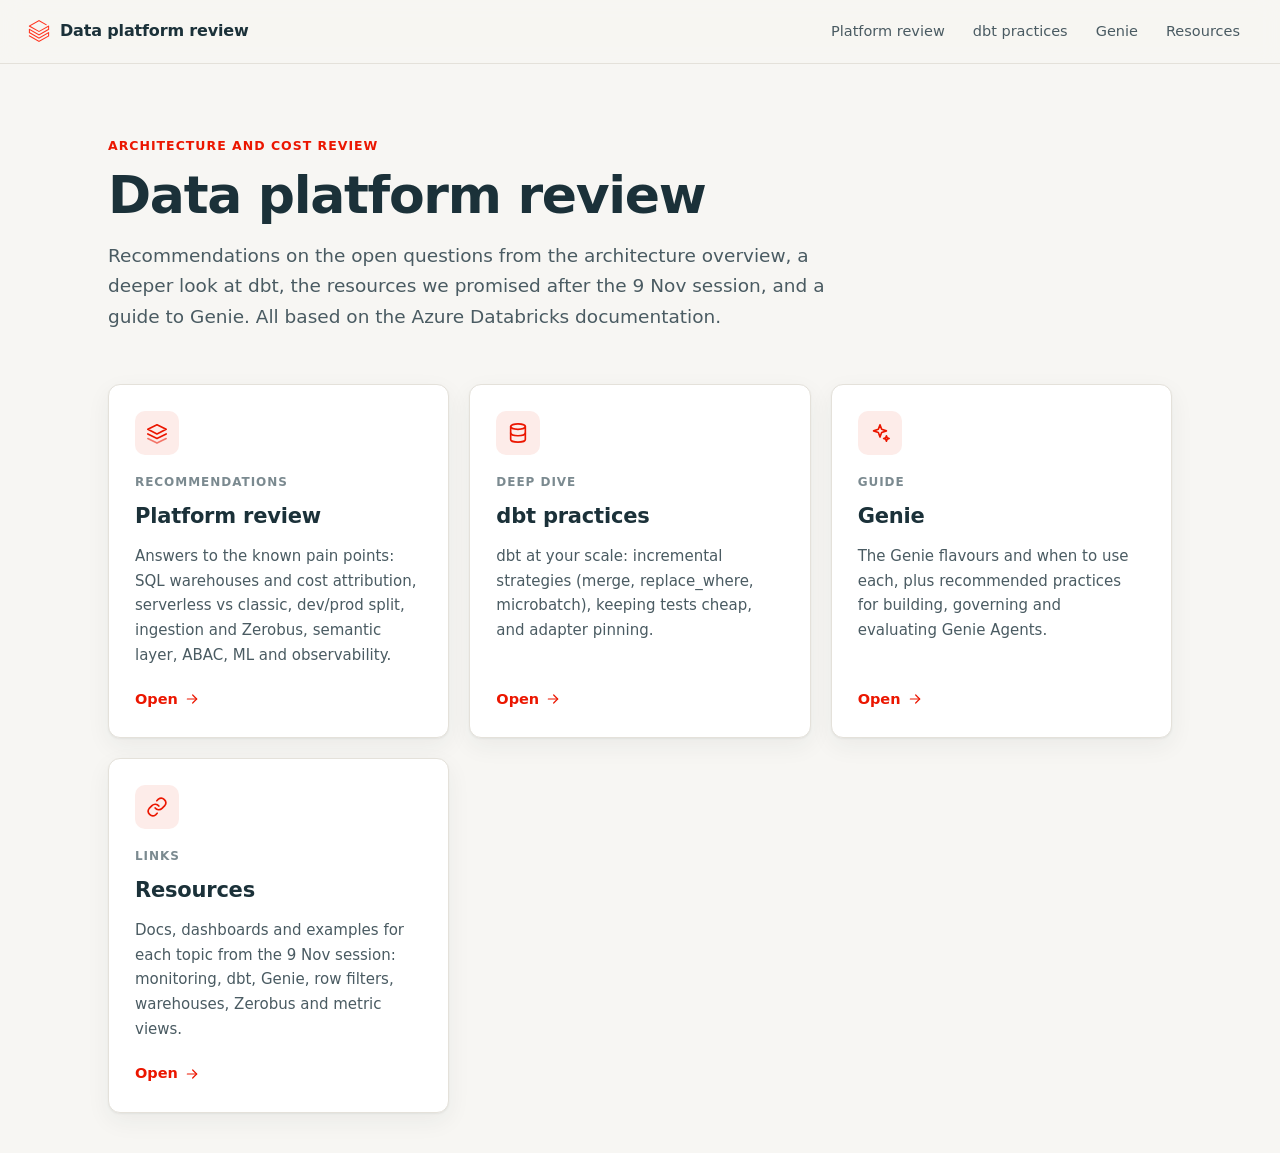
<file: docs/index.html>
<!doctype html>
<html lang="en">
<head>
<meta charset="utf-8">
<meta name="viewport" content="width=device-width, initial-scale=1">
<meta name="robots" content="noindex, nofollow">
<title>Data platform review</title>
<link rel="stylesheet" href="style.css">
</head>
<body class="home">
<header class="top">
  <a class="brand" href="index.html"><svg class="mark" viewBox="0 0 24 24" role="img" aria-label="Databricks"><path fill="#FF3621" d="M.95 14.184L12 20.403l9.919-5.55v2.21L12 22.662l-10.484-5.96-.565.308v.77L12 24l11.05-6.218v-4.317l-.515-.309L12 19.118l-9.867-5.653v-2.21L12 16.805l11.05-6.218V6.32l-.565-.308L12 11.974 2.647 6.681 12 1.388l7.76 4.368.668-.411v-.566L12 0 .95 6.27v.72L12 13.207l9.919-5.55v2.26L12 15.52 1.516 9.56l-.565.308Z"/></svg>Data platform review</a>
  <nav class="tabs"><a href="platform-review.html" class="">Platform review</a><a href="warehouse-dbt.html" class="">dbt practices</a><a href="genie.html" class="">Genie</a><a href="resources.html" class="">Resources</a></nav>
</header>
<main class="landing">
  <section class="hero">
    <div class="kicker">Architecture and cost review</div>
    <h1>Data platform review</h1>
    <p class="lede">Recommendations on the open questions from the architecture overview, a deeper look at dbt,
    the resources we promised after the 9 Nov session, and a guide to Genie. All based on the Azure Databricks
    documentation.</p>
  </section>
  <section class="cards">
    <a class="card" href="platform-review.html">
      <div class="card-ic"><svg class="ic" viewBox="0 0 24 24" fill="none" stroke="currentColor" stroke-width="1.8" stroke-linecap="round" stroke-linejoin="round" aria-hidden="true"><path d="M12 3 2 8l10 5 10-5-10-5Z"/><path d="m2 13 10 5 10-5"/><path d="m2 18 10 5 10-5" opacity=".55"/></svg></div>
      <div class="card-kicker">Recommendations</div>
      <h2>Platform review</h2>
      <p>Answers to the known pain points: SQL warehouses and cost attribution, serverless vs classic, dev/prod split, ingestion and Zerobus, semantic layer, ABAC, ML and observability.</p>
      <span class="card-go">Open <svg class="ic sm" viewBox="0 0 24 24" fill="none" stroke="currentColor" stroke-width="1.8" stroke-linecap="round" stroke-linejoin="round" aria-hidden="true"><path d="M5 12h14"/><path d="m13 6 6 6-6 6"/></svg></span>
    </a>
    <a class="card" href="warehouse-dbt.html">
      <div class="card-ic"><svg class="ic" viewBox="0 0 24 24" fill="none" stroke="currentColor" stroke-width="1.8" stroke-linecap="round" stroke-linejoin="round" aria-hidden="true"><ellipse cx="12" cy="5" rx="8" ry="3"/><path d="M4 5v14c0 1.7 3.6 3 8 3s8-1.3 8-3V5"/><path d="M4 12c0 1.7 3.6 3 8 3s8-1.3 8-3"/></svg></div>
      <div class="card-kicker">Deep dive</div>
      <h2>dbt practices</h2>
      <p>dbt at your scale: incremental strategies (merge, replace_where, microbatch), keeping tests cheap, and adapter pinning.</p>
      <span class="card-go">Open <svg class="ic sm" viewBox="0 0 24 24" fill="none" stroke="currentColor" stroke-width="1.8" stroke-linecap="round" stroke-linejoin="round" aria-hidden="true"><path d="M5 12h14"/><path d="m13 6 6 6-6 6"/></svg></span>
    </a>
    <a class="card" href="genie.html">
      <div class="card-ic"><svg class="ic" viewBox="0 0 24 24" fill="none" stroke="currentColor" stroke-width="1.8" stroke-linecap="round" stroke-linejoin="round" aria-hidden="true"><path d="M12 3l1.8 4.9L19 9.7l-5.2 1.8L12 16.4l-1.8-4.9L5 9.7l5.2-1.8Z"/><path d="M19 15l.8 2.2L22 18l-2.2.8L19 21l-.8-2.2L16 18l2.2-.8Z"/></svg></div>
      <div class="card-kicker">Guide</div>
      <h2>Genie</h2>
      <p>The Genie flavours and when to use each, plus recommended practices for building, governing and evaluating Genie Agents.</p>
      <span class="card-go">Open <svg class="ic sm" viewBox="0 0 24 24" fill="none" stroke="currentColor" stroke-width="1.8" stroke-linecap="round" stroke-linejoin="round" aria-hidden="true"><path d="M5 12h14"/><path d="m13 6 6 6-6 6"/></svg></span>
    </a>
    <a class="card" href="resources.html">
      <div class="card-ic"><svg class="ic" viewBox="0 0 24 24" fill="none" stroke="currentColor" stroke-width="1.8" stroke-linecap="round" stroke-linejoin="round" aria-hidden="true"><path d="M10 13a5 5 0 0 0 7.5.5l3-3a5 5 0 0 0-7-7l-1.7 1.7"/><path d="M14 11a5 5 0 0 0-7.5-.5l-3 3a5 5 0 0 0 7 7l1.7-1.7"/></svg></div>
      <div class="card-kicker">Links</div>
      <h2>Resources</h2>
      <p>Docs, dashboards and examples for each topic from the 9 Nov session: monitoring, dbt, Genie, row filters, warehouses, Zerobus and metric views.</p>
      <span class="card-go">Open <svg class="ic sm" viewBox="0 0 24 24" fill="none" stroke="currentColor" stroke-width="1.8" stroke-linecap="round" stroke-linejoin="round" aria-hidden="true"><path d="M5 12h14"/><path d="m13 6 6 6-6 6"/></svg></span>
    </a>
  </section>
</main>
</body>
</html>
</file>
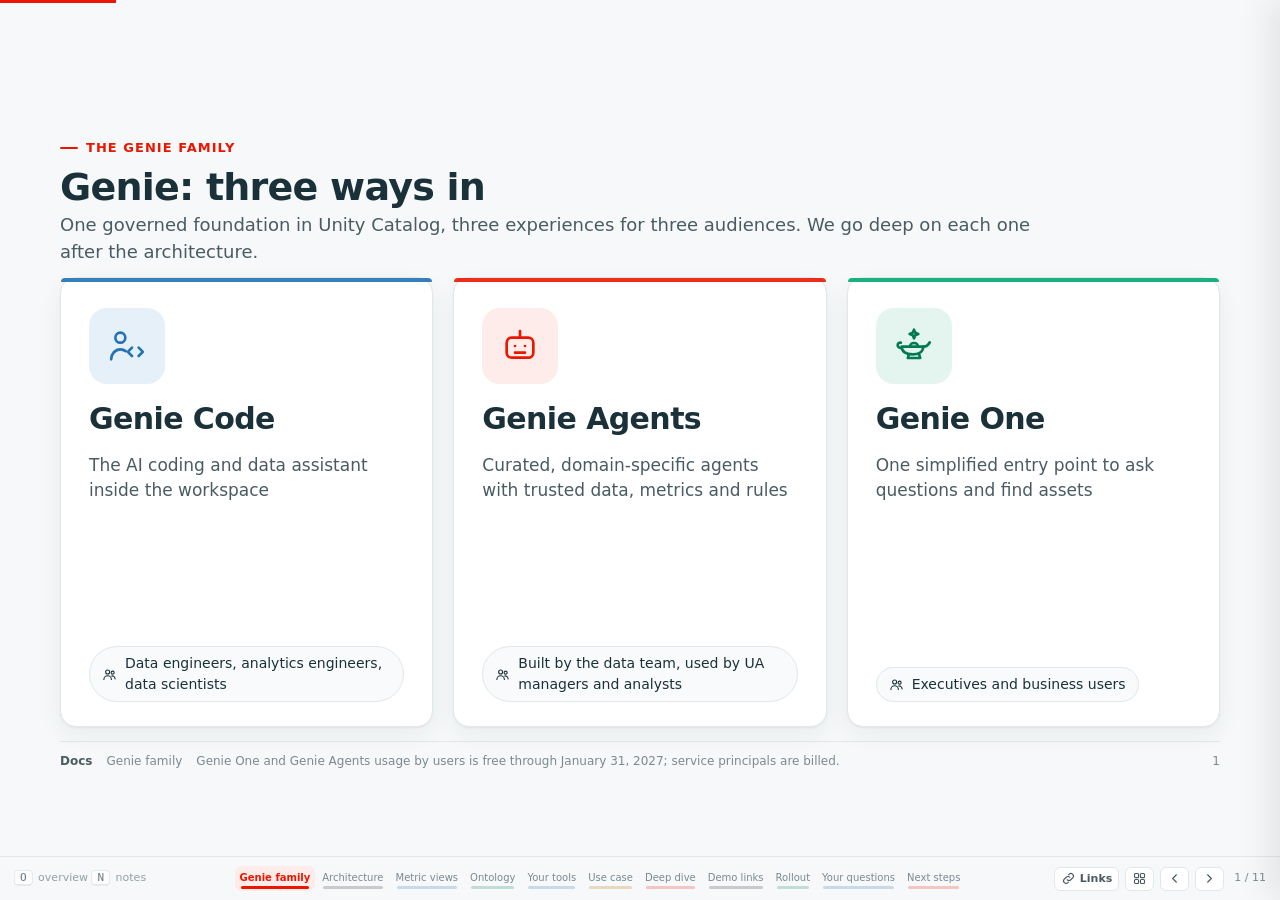
<file: docs/genie/index.html>
<!doctype html>
<html lang="en">
<head>
<meta charset="utf-8">
<meta name="viewport" content="width=device-width, initial-scale=1">
<title>Genie for marketing self-service</title>
<link rel="icon" type="image/svg+xml" href="data:image/svg+xml,%3Csvg xmlns='http://www.w3.org/2000/svg' viewBox='0 0 32 32'%3E%3Cg fill='none' stroke='%23FF3621' stroke-width='3.2' stroke-linejoin='round' stroke-linecap='round'%3E%3Cpath d='M16 4 28 10.5 16 17 4 10.5Z' fill='%23FF3621'/%3E%3Cpath d='M4 16 16 22.5 28 16'/%3E%3Cpath d='M4 21.5 16 28 28 21.5'/%3E%3C/g%3E%3C/svg%3E">
<link rel="stylesheet" href="style.css?v=1794839270">
</head>
<body>

<!-- Inline SVG icon sprite (no emojis) -->
<svg width="0" height="0" style="position:absolute" aria-hidden="true">
  <symbol id="i-code" viewBox="0 0 24 24"><path d="M8 7l-5 5 5 5M16 7l5 5-5 5M14 4l-4 16"/></symbol>
  <symbol id="i-agent" viewBox="0 0 24 24"><rect x="4" y="7" width="16" height="12" rx="3"/><path d="M12 3v4M9 12h.01M15 12h.01M9 16h6"/></symbol>
  <symbol id="i-one" viewBox="0 0 24 24"><path d="M12 2.2l.75 1.85 1.85.75-1.85.75L12 7.4l-.75-1.85-1.85-.75 1.85-.75z"/><path d="M9.6 12.4c0-1.3 1.05-2.2 2.4-2.2s2.4.9 2.4 2.2"/><path d="M4.6 12.4h12.9c0 2.9-2.6 4.6-6.45 4.6S4.6 15.3 4.6 12.4z"/><path d="M17.5 12.4c1.6.1 2.9-.8 3.9-2.5"/><path d="M4.6 13.2c-1.5.1-2.4-.7-2.4-1.7 0-.9.8-1.6 1.9-1.5"/><path d="M8.9 17l-.6 2.2h7.4l-.6-2.2"/></symbol>
  <symbol id="i-layers" viewBox="0 0 24 24"><path d="M12 3l9 5-9 5-9-5z"/><path d="M3 13l9 5 9-5"/></symbol>
  <symbol id="i-db" viewBox="0 0 24 24"><ellipse cx="12" cy="6" rx="7" ry="3"/><path d="M5 6v12c0 1.7 3.1 3 7 3s7-1.3 7-3V6M5 12c0 1.7 3.1 3 7 3s7-1.3 7-3"/></symbol>
  <symbol id="i-tag" viewBox="0 0 24 24"><path d="M3 12V4h8l10 10-8 8z"/><circle cx="7.5" cy="8.5" r="1.3"/></symbol>
  <symbol id="i-page" viewBox="0 0 24 24"><path d="M6 3h9l4 4v14H6z"/><path d="M15 3v4h4M9 12h7M9 16h5"/></symbol>
  <symbol id="i-cert" viewBox="0 0 24 24"><path d="M12 3l2.4 1.8 3-.2.9 2.9 2.4 1.8-1 2.8 1 2.8-2.4 1.8-.9 2.9-3-.2L12 21l-2.4-1.8-3 .2-.9-2.9-2.4-1.8 1-2.8-1-2.8 2.4-1.8.9-2.9 3 .2z"/><path d="M8.5 12l2.4 2.4 4.6-4.8"/></symbol>
  <symbol id="i-file" viewBox="0 0 24 24"><path d="M14 3H6v18h12V7z"/><path d="M14 3v4h4M9 13h6M9 17h6M9 9h2"/></symbol>
  <symbol id="i-plug" viewBox="0 0 24 24"><path d="M9 3v5M15 3v5M6 8h12v3a6 6 0 01-12 0zM12 17v4"/></symbol>
  <symbol id="i-branch" viewBox="0 0 24 24"><circle cx="12" cy="5" r="2.2"/><circle cx="5" cy="19" r="2.2"/><circle cx="12" cy="19" r="2.2"/><circle cx="19" cy="19" r="2.2"/><path d="M12 7.2v9.6M12 11c-5 0-7 2-7 5.8M12 11c5 0 7 2 7 5.8"/></symbol>
  <symbol id="i-route" viewBox="0 0 24 24"><circle cx="6" cy="18" r="2.5"/><circle cx="18" cy="6" r="2.5"/><path d="M8.5 18H15a3 3 0 000-6H9a3 3 0 010-6h6.5"/></symbol>
  <symbol id="i-check" viewBox="0 0 24 24"><circle cx="12" cy="12" r="9"/><path d="M8 12.5l2.8 2.8L16.5 9.5"/></symbol>
  <symbol id="i-shield" viewBox="0 0 24 24"><path d="M12 3l8 3v6c0 4.5-3.4 8.3-8 9-4.6-.7-8-4.5-8-9V6z"/><path d="M9 12l2 2 4-4"/></symbol>
  <symbol id="i-bolt" viewBox="0 0 24 24"><path d="M13 3L5 13h6l-1 8 8-10h-6z"/></symbol>
  <symbol id="i-terminal" viewBox="0 0 24 24"><rect x="3" y="4" width="18" height="16" rx="2"/><path d="M7 9l3 3-3 3M12 15h5"/></symbol>
  <symbol id="i-play" viewBox="0 0 24 24"><circle cx="12" cy="12" r="9"/><path d="M10 8.5v7l6-3.5z"/></symbol>
  <symbol id="i-flag" viewBox="0 0 24 24"><path d="M5 21V4M5 4h11l-2 4 2 4H5"/></symbol>
  <symbol id="i-link" viewBox="0 0 24 24"><path d="M10 14a4 4 0 005.7 0l3-3a4 4 0 00-5.7-5.7l-1 1"/><path d="M14 10a4 4 0 00-5.7 0l-3 3a4 4 0 005.7 5.7l1-1"/></symbol>
  <symbol id="i-target" viewBox="0 0 24 24"><circle cx="12" cy="12" r="9"/><circle cx="12" cy="12" r="5"/><circle cx="12" cy="12" r="1.3"/></symbol>
  <symbol id="i-chart" viewBox="0 0 24 24"><path d="M4 20V4M4 20h16"/><path d="M8 16v-4M12 16V8M16 16v-6"/></symbol>
  <symbol id="i-users" viewBox="0 0 24 24"><circle cx="9" cy="8" r="3.2"/><path d="M3 20c0-3.3 2.7-6 6-6s6 2.7 6 6"/><circle cx="17" cy="9" r="2.4"/><path d="M15.5 14.3A5 5 0 0121 19"/></symbol>
  <symbol id="i-eye" viewBox="0 0 24 24"><path d="M2 12s3.6-7 10-7 10 7 10 7-3.6 7-10 7S2 12 2 12z"/><circle cx="12" cy="12" r="3"/></symbol>
  <symbol id="i-text" viewBox="0 0 24 24"><path d="M5 6h14M5 11h14M5 16h9"/></symbol>
  <symbol id="i-join" viewBox="0 0 24 24"><circle cx="9" cy="12" r="5.5"/><circle cx="15" cy="12" r="5.5"/></symbol>
  <symbol id="i-server" viewBox="0 0 24 24"><rect x="4" y="4" width="16" height="7" rx="2"/><rect x="4" y="13" width="16" height="7" rx="2"/><path d="M8 7.5h.01M8 16.5h.01"/></symbol>
  <symbol id="i-git" viewBox="0 0 24 24"><circle cx="6" cy="6" r="2.2"/><circle cx="6" cy="18" r="2.2"/><circle cx="18" cy="9" r="2.2"/><path d="M6 8.2v7.6M18 11.2c0 3-3 4.3-9.8 5.4"/></symbol>
  <symbol id="i-chat" viewBox="0 0 24 24"><path d="M4 5h16v11H9l-5 4z"/></symbol>
  <symbol id="i-loop" viewBox="0 0 24 24"><path d="M4 12a8 8 0 0113.7-5.7L20 8.5M20 4v4.5h-4.5M20 12a8 8 0 01-13.7 5.7L4 15.5M4 20v-4.5h4.5"/></symbol>
  <symbol id="i-dash" viewBox="0 0 24 24"><rect x="3" y="4" width="18" height="16" rx="2"/><path d="M3 9h18M8 20V9"/></symbol>
  <symbol id="i-alert" viewBox="0 0 24 24"><path d="M12 3l10 18H2z"/><path d="M12 10v5M12 18h.01"/></symbol>
  <symbol id="i-dev" viewBox="0 0 24 24"><circle cx="8" cy="7" r="3"/><path d="M2.5 20c0-3.3 2.5-6 5.5-6 1.2 0 2.3.4 3.2 1.1"/><path d="M15 13l-2.5 2.5L15 18M19 13l2.5 2.5L19 18"/></symbol>
  <symbol id="i-skill" viewBox="0 0 24 24"><path d="M5 4h10l4 4v12H5z"/><path d="M15 4v4h4"/><path d="M9 14l2 2 4-4"/></symbol>
  <symbol id="i-hash" viewBox="0 0 24 24"><path d="M9 4L7 20M17 4l-2 16M4 9h16M3 15h16"/></symbol>
  <symbol id="i-frame" viewBox="0 0 24 24"><rect x="3" y="4" width="18" height="16" rx="2"/><rect x="7" y="8" width="10" height="8" rx="1"/></symbol>
  <symbol id="i-clock" viewBox="0 0 24 24"><circle cx="12" cy="12" r="9"/><path d="M12 7v5l3 2"/></symbol>
  <symbol id="i-live" viewBox="0 0 24 24"><circle cx="12" cy="12" r="9"/><path d="M10 8.5v7l6-3.5z"/></symbol>
  <symbol id="i-copy" viewBox="0 0 24 24"><rect x="8" y="8" width="12" height="12" rx="2"/><path d="M16 8V5a1 1 0 00-1-1H5a1 1 0 00-1 1v10a1 1 0 001 1h3"/></symbol>
  <symbol id="i-grid" viewBox="0 0 24 24"><rect x="4" y="4" width="6.5" height="6.5" rx="1.5"/><rect x="13.5" y="4" width="6.5" height="6.5" rx="1.5"/><rect x="4" y="13.5" width="6.5" height="6.5" rx="1.5"/><rect x="13.5" y="13.5" width="6.5" height="6.5" rx="1.5"/></symbol>
  <symbol id="i-gate" viewBox="0 0 24 24"><path d="M3 20V9l9-5 9 5v11"/><path d="M7 20v-7h10v7"/><path d="M12 13v7"/></symbol>
  <symbol id="i-down" viewBox="0 0 24 24"><path d="M12 5v14M6 13l6 6 6-6"/></symbol>
  <symbol id="i-box" viewBox="0 0 24 24"><rect x="4" y="4" width="16" height="16" rx="4"/><path d="M8.5 12.3l2.4 2.4 4.7-5"/></symbol>
  <symbol id="i-left" viewBox="0 0 24 24"><path d="M15 6l-6 6 6 6"/></symbol>
  <symbol id="i-right" viewBox="0 0 24 24"><path d="M9 6l6 6-6 6"/></symbol>
</svg>

<div class="progress" id="progress"></div>

<div class="stage">
<div class="deck" id="deck">

<!-- 1. Genie family (intro) -->
<section class="slide s-tight" data-title="Genie: three ways in" data-rail="Genie family" data-color="c-red">
  <span class="kicker">The Genie family</span>
  <h1>Genie: three ways in</h1>
  <p class="lede">One governed foundation in Unity Catalog, three experiences for three audiences. We go deep on each one after the architecture.</p>
  <div class="body">
    <div class="bigtiles">
      <div class="bigtile static" data-tile="d-code">
        <span class="bt-ic"><svg class="ic xl"><use href="#i-dev"/></svg></span>
        <span class="bt-name">Genie Code</span>
        <span class="bt-what">The AI coding and data assistant inside the workspace</span>
        <span class="bt-who"><svg class="ic sm"><use href="#i-users"/></svg>Data engineers, analytics engineers, data scientists</span>
      </div>
      <div class="bigtile static" data-tile="d-agents">
        <span class="bt-ic"><svg class="ic xl"><use href="#i-agent"/></svg></span>
        <span class="bt-name">Genie Agents</span>
        <span class="bt-what">Curated, domain-specific agents with trusted data, metrics and rules</span>
        <span class="bt-who"><svg class="ic sm"><use href="#i-users"/></svg>Built by the data team, used by UA managers and analysts</span>
      </div>
      <div class="bigtile static" data-tile="d-one">
        <span class="bt-ic"><svg class="ic xl"><use href="#i-one"/></svg></span>
        <span class="bt-name">Genie One</span>
        <span class="bt-what">One simplified entry point to ask questions and find assets</span>
        <span class="bt-who"><svg class="ic sm"><use href="#i-users"/></svg>Executives and business users</span>
      </div>
    </div>
  </div>
  <div class="foot"><div class="docs"><b>Docs</b>
    <a href="https://learn.microsoft.com/en-us/azure/databricks/genie/">Genie family</a>
    <span class="fnote">Genie One and Genie Agents usage by users is free through January 31, 2027; service principals are billed.</span>
  </div><span>1</span></div>
  <aside class="n"><ul>
    <li>Just name the three today: who builds, who curates, who asks. The deep dive comes after architecture and ontology.</li>
    <li>The pricing note matters for the gateway design: user identity is free until end of January, service principals are billed.</li>
  </ul></aside>
</section>

<!-- 2. How they fit -->
<section class="slide" data-title="How it fits together" data-rail="Architecture" data-color="c-navy">
  <span class="kicker">Architecture</span>
  <h1>How it fits together</h1>
  <p class="lede">Model the meaning once, curate agents on top, reach users wherever they work.</p>
  <div class="body">
    <div class="layers">
      <div class="stack">
        <div class="layer l-surface c-orange">
          <div class="lname"><svg class="ic"><use href="#i-chat"/></svg><div>Surfaces<small>where people ask</small></div></div>
          <div class="chips">
            <span class="chip hot" data-agent="Genie One"><svg class="ic sm"><use href="#i-one"/></svg>Genie One</span>
            <span class="chip"><svg class="ic sm"><use href="#i-chat"/></svg>Slack, Teams</span>
            <span class="chip"><svg class="ic sm"><use href="#i-dash"/></svg>Dashboards</span>
            <span class="chip"><svg class="ic sm"><use href="#i-server"/></svg>Conversation API</span>
            <span class="chip via"><svg class="ic sm"><use href="#i-terminal"/></svg>Claude Code, Codex, Cursor, MCP clients<svg class="ic sm"><use href="#i-down"/></svg></span>
          </div>
        </div>
        <div class="layer l-gw c-navy">
          <div class="lname"><svg class="ic"><use href="#i-gate"/></svg><div>Unity Gateway <span class="pill ga">GA</span><small>for MCP and coding agents</small></div></div>
          <div class="gw">
            <div class="chips">
              <span class="chip hot"><svg class="ic sm"><use href="#i-plug"/></svg>system.ai.genie_one_mcp</span>
              <span class="chip">system.ai.dbsql <span class="pill beta">Beta</span></span>
              <span class="chip">Connectors: Gmail, Drive, Slack, GitHub, Atlassian, M365 <span class="pill beta">Beta in Genie Agents</span></span>
              <span class="chip"><svg class="ic sm"><use href="#i-bolt"/></svg>Models: ug claude, ug codex</span>
            </div>
            <div class="gw-gov"><svg class="ic sm"><use href="#i-shield"/></svg>EXECUTE grants on MCP services &middot; <code>system.ai_gateway.usage</code> &middot; spend limits &middot; traces <span class="pill beta">Beta</span></div>
          </div>
        </div>
        <div class="layer l-agents c-red">
          <div class="lname"><svg class="ic"><use href="#i-agent"/></svg><div>Genie Agents<small>curated per domain</small></div></div>
          <div class="chips">
            <span class="chip hot" data-agent="UA Performance"><svg class="ic sm"><use href="#i-chart"/></svg>UA Performance</span>
            <span class="chip" data-agent="Subscription Revenue"><svg class="ic sm"><use href="#i-loop"/></svg>Subscription Revenue</span>
            <span class="chip" data-agent="UA Playbook (files)"><svg class="ic sm"><use href="#i-file"/></svg>UA Playbook (files)</span>
          </div>
        </div>
        <div class="layer l-sem c-green">
          <div class="lname"><svg class="ic"><use href="#i-layers"/></svg><div>Genie Ontology<small>semantic layer you model</small></div></div>
          <div class="chips">
            <span class="chip hot"><svg class="ic sm"><use href="#i-target"/></svg>Metric views</span>
            <span class="chip"><svg class="ic sm"><use href="#i-tag"/></svg>Domains</span>
            <span class="chip"><svg class="ic sm"><use href="#i-page"/></svg>Pages</span>
            <span class="chip"><svg class="ic sm"><use href="#i-cert"/></svg>Certification</span>
            <span class="chip"><svg class="ic sm"><use href="#i-text"/></svg>Synonyms</span>
          </div>
        </div>
        <div class="layer l-data c-blue">
          <div class="lname"><svg class="ic"><use href="#i-db"/></svg><div>Unity Catalog<small>data and governance</small></div></div>
          <div class="chips">
            <span class="chip">Gold tables (dbt)</span>
            <span class="chip">Comments, PK/FK</span>
            <span class="chip"><svg class="ic sm"><use href="#i-shield"/></svg>Grants, row filters, masks</span>
            <span class="chip">Query history</span>
          </div>
        </div>
      </div>
      <div class="side c-blue">
        <div class="badge-ic"><svg class="ic lg"><use href="#i-code"/></svg></div>
        <h2 style="font-size:16px">Genie Code</h2>
        <p>Builds and tunes every layer: YAML, Pages, agent context, benchmark analysis.</p>
      </div>
    </div>
  </div>
  <div class="foot"><div class="docs"><b>Docs</b>
    <a href="https://learn.microsoft.com/en-us/azure/databricks/genie/genie-ontology/">Genie Ontology</a>
    <a href="https://learn.microsoft.com/en-us/azure/databricks/genie-agents/conversation-api">Conversation API</a>
    <a href="https://learn.microsoft.com/en-us/azure/databricks/genie-one/api">Genie One API</a>
    <a href="https://learn.microsoft.com/en-us/azure/databricks/agents/mcp-tools/built-in-mcp-services">Databricks MCPs</a>
    <a href="https://learn.microsoft.com/en-us/azure/databricks/ai-gateway/coding-agent-supported-agents">Unity Gateway for coding agents</a>
    <a href="https://learn.microsoft.com/en-us/azure/databricks/genie-agents/external-tools">MCP tools in Genie Agents</a>
    <a href="https://learn.microsoft.com/en-us/azure/databricks/genie-one/genie-slack">Genie in Slack</a>
    <a href="https://learn.microsoft.com/en-us/azure/databricks/integrations/msft-teams">Genie in Teams</a>
  </div><span>2</span></div>
  <aside class="n"><ul>
    <li>Read it bottom up. The data and the permissions stay in Unity Catalog, nothing is copied into Genie.</li>
    <li>Everything that leaves the Genie UI goes through Unity Gateway: one place for access, usage and cost. (The per-agent Genie Agent MCP endpoint is the exception: it uses the agent's permissions and bypasses the gateway.)</li>
    <li>The semantic layer is the investment that pays off everywhere: Genie One, Genie Code and external agents all read the same ontology.</li>
    <li>Agents are thin and curated. These three are what I'll show in the demo, with Genie One on top.</li>
    <li>Today the self-service POC calls the Conversation API through a gateway. That fits in the top row; we'll compare options in Your tools.</li>
  </ul></aside>
</section>

<!-- 3. Semantic layer -->
<section class="slide s-tight" data-title="Metric views: one KPI definition" data-rail="Metric views" data-color="c-blue">
  <span class="kicker">Semantic layer</span>
  <h1>Metric views: one KPI definition, every tool</h1>
  <p class="lede">Define spend, CPI, ROAS and trial conversion once. Genie, dashboards and SQL clients all read the same logic.</p>
  <div class="body">
    <div class="cols">
      <div>
        <div class="consumers">
          <span class="chip tint c-red"><svg class="ic sm"><use href="#i-agent"/></svg>Genie Agents</span>
          <span class="chip tint c-green"><svg class="ic sm"><use href="#i-one"/></svg>Genie One</span>
          <span class="chip tint c-orange"><svg class="ic sm"><use href="#i-dash"/></svg>AI/BI dashboards</span>
          <span class="chip tint c-blue"><svg class="ic sm"><use href="#i-server"/></svg>BI tools via SQL <code>MEASURE()</code></span>
        </div>
        <h3>What good looks like</h3>
        <ul class="checks">
          <li><svg class="ic"><use href="#i-check"/></svg><span>Comments on the view, every field and every measure<small>Units in the comment, for example "in USD"</small></span></li>
          <li><svg class="ic"><use href="#i-check"/></svg><span><code>display_name</code>, <code>format</code> and up to 10 <code>synonyms</code> each<small>Synonyms are imported into Genie Agents automatically (YAML 1.1)</small></span></li>
          <li><svg class="ic"><use href="#i-check"/></svg><span>Composed ratios as measures, not in prompts<small>ROAS = revenue / spend, CPI = spend / installs</small></span></li>
          <li><svg class="ic"><use href="#i-check"/></svg><span>Filtered measures for common slices<small><code>SUM(x) FILTER (WHERE ...)</code></small></span></li>
          <li><svg class="ic"><use href="#i-check"/></svg><span>One fact table per metric view, dimensions as joins<small>Multi-fact: a one-to-many join or a pre-aggregated bridge view</small></span></li>
        </ul>
      </div>
      <div style="display:flex;flex-direction:column;gap:10px;min-height:0">
        <div class="code-cap">mv_ua_performance (excerpt)</div>
        <pre class="code"><span class="k">version:</span> 1.1
<span class="k">source:</span> fact_ua_campaign_daily
<span class="k">joins:</span>
  - <span class="k">name:</span> campaign
    <span class="k">source:</span> dim_campaign
    <span class="k">on:</span> source.campaign_id = campaign.campaign_id
<span class="k">fields:</span>
  - <span class="k">name:</span> channel
    <span class="k">expr:</span> campaign.channel
    <span class="k">synonyms:</span> [<span class="s">'network'</span>, <span class="s">'media source'</span>]
<span class="k">measures:</span>
  - <span class="k">name:</span> roas_d7
    <span class="k">expr:</span> SUM(revenue_d7_usd) / NULLIF(SUM(spend_usd), 0)
    <span class="k">display_name:</span> <span class="s">ROAS D7</span>
    <span class="k">comment:</span> <span class="s">D7 cohort revenue / spend</span>
    <span class="k">synonyms:</span> [<span class="s">'return on ad spend'</span>, <span class="s">'7-day ROAS'</span>]
    <span class="k">format:</span> {<span class="k">type:</span> percentage}</pre>
        <div class="callout ok"><svg class="ic"><use href="#i-shield"/></svg><div><b>With row filters on the sources</b>Metric views still answer per user. Materialization is not available when a source has row filters, masks or ABAC policies.</div></div>
      </div>
    </div>
  </div>
  <div class="foot"><div class="docs"><b>Docs</b>
    <a href="https://learn.microsoft.com/en-us/azure/databricks/uc-semantics/metric-views/yaml-reference">YAML reference</a>
    <a href="https://learn.microsoft.com/en-us/azure/databricks/uc-semantics/agent-metadata">Agent metadata</a>
    <a href="https://learn.microsoft.com/en-us/azure/databricks/uc-semantics/metric-views/joins">Joins</a>
    <a href="https://learn.microsoft.com/en-us/azure/databricks/uc-semantics/metric-views/materialization">Materialization</a>
  </div><span>3</span></div>
  <aside class="n"><ul>
    <li>This is where accuracy really comes from. If ROAS is defined here, Genie doesn't have to guess.</li>
    <li>Point at the synonyms: "network", "media source". That's how a UA manager actually talks.</li>
    <li>Multi-fact: what you built with the bridge is the documented pattern. Keep it.</li>
    <li>Row filters: metric views respect them per user, but you can't materialize on filtered sources.</li>
  </ul></aside>
</section>

<!-- 4. Ontology: domains, pages, certification -->
<section class="slide" data-title="Domains, Pages and certification" data-rail="Ontology" data-color="c-green">
  <span class="kicker">Genie Ontology</span>
  <h1>Domains, Pages and certification</h1>
  <p class="lede">Modeled knowledge that Genie treats as the authority.</p>
  <div class="body">
    <div class="grid g3" style="flex:1">
      <div class="card">
        <div class="head"><div class="badge-ic"><svg class="ic"><use href="#i-tag"/></svg></div><h2>Domains</h2></div>
        <p>Group assets by business area on the Discover page.</p>
        <ul>
          <li>Built on governed tags: tag a schema, its tables join the domain</li>
          <li>Subdomains up to five levels, for example <code>Marketing/User Acquisition</code></li>
          <li>Account-level; REST API and Terraform <code>databricks_domain</code></li>
        </ul>
        <div class="when"><span class="pill beta">REST API: Beta</span></div>
      </div>
      <div class="card">
        <div class="head"><div class="badge-ic"><svg class="ic"><use href="#i-page"/></svg></div><h2>Pages</h2></div>
        <p>A governed definition of one business concept, owned in a domain.</p>
        <ul>
          <li>ROAS D7, pLTV, trial conversion, mature cohort, CAC</li>
          <li>Synonyms, related assets and sources; draft, then published</li>
          <li>Genie One uses the definition and cites the Page</li>
        </ul>
        <div class="when" style="font-size:12.5px;color:var(--ink-3)">Keep PII out of Pages: content is account-level and may be replicated globally.</div>
      </div>
      <div class="card">
        <div class="head"><div class="badge-ic"><svg class="ic"><use href="#i-cert"/></svg></div><h2>Certification</h2></div>
        <p>System tag <code>system.certification_status</code>: certified or deprecated.</p>
        <ul>
          <li>Tables, views, volumes, functions, dashboards, Genie Agents, apps, Pages</li>
          <li>Certify the gold tables and metric views; deprecate the legacy report</li>
          <li>Set in the UI or with <code>SET TAG</code> in SQL</li>
        </ul>
      </div>
    </div>
    <div class="split" style="margin-top:14px">
      <blockquote>"Genie treats modeled knowledge as more authoritative than learned knowledge, so it takes precedence when the two conflict."<cite>Genie Ontology</cite></blockquote>
      <blockquote>"This helps Genie One improve its answers by prioritizing the assets your organization vouches for."<cite>Flag data as certified or deprecated</cite></blockquote>
    </div>
  </div>
  <div class="foot"><div class="docs"><b>Docs</b>
    <a href="https://learn.microsoft.com/en-us/azure/databricks/uc-semantics/domains">Domains</a>
    <a href="https://learn.microsoft.com/en-us/azure/databricks/uc-semantics/pages">Pages</a>
    <a href="https://learn.microsoft.com/en-us/azure/databricks/data-governance/unity-catalog/certify-deprecate-data">Certify or deprecate</a>
    <a href="https://learn.microsoft.com/en-us/azure/databricks/genie/genie-ontology/">Genie Ontology</a>
  </div><span>4</span></div>
  <aside class="n"><ul>
    <li>Genie also learns on its own from dashboards, queries and agents, including the queries dbt runs. That's learned knowledge.</li>
    <li>What we model here wins when the two disagree. That's the lever for "the number must be right".</li>
    <li>Domains reuse governed tags, which you already use for ABAC. Pages are where ROAS or pLTV gets one written definition.</li>
    <li>Certification is the quickest win: certify gold, deprecate the old report, and Genie One prefers the right one.</li>
  </ul></aside>
</section>

<!-- 5. Connecting your own tools -->
<section class="slide" data-title="Connecting your own tools" data-rail="Your tools" data-color="c-blue">
  <span class="kicker">APIs and MCP</span>
  <h1>Connecting your own tools</h1>
  <p class="lede">Five ways in, grouped by what you ask: one Genie Agent, all of them through Genie One, or SQL directly.</p>
  <div class="body">
    <table class="cmp tools grouped">
      <tr><th>Option</th><th>Endpoint</th><th>Use it for</th><th>Status</th><th>Docs</th></tr>
      <tr class="tgroup c-red"><td colspan="5"><span class="tg-h"><svg class="ic sm"><use href="#i-agent"/></svg><b>Scoped to one Genie Agent</b><small>curated answers for one domain</small></span><div class="tg-agents"><span class="chip tint c-red" data-agent="UA Performance"><svg class="ic sm"><use href="#i-chart"/></svg>UA Performance</span><span class="chip tint c-orange" data-agent="Subscription Revenue"><svg class="ic sm"><use href="#i-loop"/></svg>Subscription Revenue</span><span class="chip tint c-blue" data-agent="UA Playbook"><svg class="ic sm"><use href="#i-file"/></svg>UA Playbook</span><small>one endpoint per agent, same API</small></div></td></tr>
      <tr><td>Genie Agent MCP</td><td><code>/api/2.0/mcp/genie/{space_id}</code></td><td>Coding agents and MCP clients ask one agent. Uses agent and data permissions; bypasses Unity Gateway.</td><td><span class="pill pp">Public Preview</span></td><td class="docs-c"><a class="tdoc" href="https://learn.microsoft.com/en-us/azure/databricks/agents/mcp-tools/genie-agent" target="_blank" rel="noopener"><svg class="ic sm"><use href="#i-link"/></svg>Docs</a></td></tr>
      <tr><td>Conversation API</td><td><code>/api/2.0/genie/spaces/{space_id}/...</code></td><td>Your own app, bot or gateway asks one agent, with follow-ups and history. Agent mode and management APIs sit alongside.</td><td><span class="pill soon">REST</span></td><td class="docs-c"><a class="tdoc" href="https://learn.microsoft.com/en-us/azure/databricks/genie-agents/conversation-api" target="_blank" rel="noopener"><svg class="ic sm"><use href="#i-link"/></svg>Docs</a><a class="tdoc" href="https://docs.databricks.com/api/genie/v1/conversation" target="_blank" rel="noopener"><svg class="ic sm"><use href="#i-link"/></svg>API reference</a></td></tr>
      <tr class="tgroup c-green"><td colspan="5"><span class="tg-h"><svg class="ic sm"><use href="#i-one"/></svg><b>Across all agents: Genie One</b><small>routes to the right agent and cites sources</small></span><span class="tg-plugins"><span class="new">New</span>Genie plugins:<a class="chip tint c-green" href="https://claude.com/marketplace/connectors/databricks" target="_blank" rel="noopener">Claude</a><a class="chip tint c-green" href="https://openai.com/business/plugins/databricks/" target="_blank" rel="noopener">ChatGPT</a><a class="chip tint c-green" href="https://x.ai/bot/plugin/86276802" target="_blank" rel="noopener">Grok Bot</a><small>marketplace listings on Genie One MCP, default OAuth apps</small></span></td></tr>
      <tr><td>Genie One MCP</td><td><code>system.ai.genie_one_mcp</code> via Unity Gateway</td><td>Natural-language analytics across the workspace, grounded in Genie Ontology. Recommended start for analytics.</td><td><span class="pill ga">GA</span></td><td class="docs-c"><a class="tdoc" href="https://learn.microsoft.com/en-us/azure/databricks/agents/mcp-tools/genie-mcp" target="_blank" rel="noopener"><svg class="ic sm"><use href="#i-link"/></svg>Docs</a><a class="tdoc" href="https://learn.microsoft.com/en-us/azure/databricks/agents/mcp-tools/genie-mcp#databricks-genie-plugins-for-chatgpt-claude-and-grok-botcursor" target="_blank" rel="noopener"><svg class="ic sm"><use href="#i-link"/></svg>Plugins</a></td></tr>
      <tr><td>Genie One API</td><td>HTTP API, streams the answer</td><td>Your backend asks Genie One across all data the caller can access; no curated agent needed. A workspace admin turns on the preview.</td><td><span class="pill beta">Beta</span></td><td class="docs-c"><a class="tdoc" href="https://learn.microsoft.com/en-us/azure/databricks/genie-one/api" target="_blank" rel="noopener"><svg class="ic sm"><use href="#i-link"/></svg>Docs</a></td></tr>
      <tr class="tgroup c-navy"><td colspan="5"><span class="tg-h"><svg class="ic sm"><use href="#i-db"/></svg><b>Direct SQL</b><small>no agent in between</small></span></td></tr>
      <tr><td>Databricks SQL MCP</td><td><code>system.ai.dbsql</code></td><td>Run a specific SQL query, for development and data engineering.</td><td><span class="pill beta">Beta</span></td><td class="docs-c"><a class="tdoc" href="https://learn.microsoft.com/en-us/azure/databricks/agents/mcp-tools/databricks-sql" target="_blank" rel="noopener"><svg class="ic sm"><use href="#i-link"/></svg>Docs</a></td></tr>
    </table>
    <div class="tnotes">
      <div class="callout c-blue tn"><svg class="ic"><use href="#i-code"/></svg><div><b>Genie Code is an MCP client</b>Not a server: you add MCP servers to it (Genie Agents, UC functions, AI Search, apps, connectors).</div></div>
      <div class="callout ok tn"><svg class="ic"><use href="#i-users"/></svg><div><b>Run as the end user</b>On-behalf-of OAuth: UC permissions and row filters apply. User usage is free through January 31, 2027; service principals are billed.</div></div>
      <div class="callout warn tn"><svg class="ic"><use href="#i-alert"/></svg><div><b>Check old MCP configs</b>The Beta endpoint <code>/api/2.0/mcp/genie</code> reaches end of life on November 30, 2026. Move to <code>system.ai.genie_one_mcp</code>.</div></div>
    </div>
  </div>
  <div class="foot"><div class="docs"><b>Docs</b>
    <a href="https://learn.microsoft.com/en-us/azure/databricks/agents/mcp-tools/built-in-mcp-services">Choose an MCP</a>
    <a href="https://learn.microsoft.com/en-us/azure/databricks/agents/mcp-tools/genie-mcp">Genie One MCP</a>
    <a href="https://learn.microsoft.com/en-us/azure/databricks/genie-agents/conversation-api">Conversation API</a>
    <a href="https://learn.microsoft.com/en-us/azure/databricks/genie-one/api">Genie One API</a>
    <a href="https://learn.microsoft.com/en-us/azure/databricks/genie-code/mcp">Genie Code and MCP</a>
    <a href="https://learn.microsoft.com/en-us/azure/databricks/genie/">Genie pricing note</a>
  </div><span>5</span></div>
  <aside class="n"><ul>
    <li>Your gateway on the Conversation API keeps working. The question is whether you still need to run it.</li>
    <li>Conversation API talks to one curated agent; the Genie One API (Beta) asks across everything the caller can see, with no agent to set up.</li>
    <li>Genie One MCP gives Claude Code and Codex the whole ontology with no gateway to maintain.</li>
    <li>New: official Genie plugins in the Claude, ChatGPT and Grok Bot marketplaces. They use Genie One MCP with default OAuth apps, so no admin has to create an OAuth app; with IP access lists, allow the plugin traffic through context-based ingress.</li>
    <li>Genie Agent MCP is the closest to what you have today: one agent, one URL.</li>
    <li>Biggest design point: call Genie as the user. Row filters apply and it's inside the free promotion.</li>
    <li>If asked: there is no MCP server for Genie Code itself. It goes the other way: Genie Code uses MCP servers, including your Genie Agents.</li>
  </ul></aside>
</section>

<!-- Demo use case -->
<section class="slide" data-title="The demo use case" data-rail="Use case" data-color="c-orange">
  <span class="kicker">Demo use case</span>
  <h1>A day in the life of a UA marketer</h1>
  <p class="lede">Six fictional subscription apps (PixelMuse, Pulse Fit, ...) with paid UA on <span class="net meta">Meta</span> <span class="net google">Google</span> <span class="net tiktok">TikTok</span> and <span class="net apple">Apple Search Ads</span>.</p>
  <div class="body">
    <div class="uc">
      <div class="uc-col">
        <div class="uc-persona c-orange"><span class="uc-av"><svg class="ic lg"><use href="#i-users"/></svg></span><div><b>"I'm a UA marketer."</b><small>I decide where the next euro of ad budget goes.</small></div></div>
        <div class="uc-what"><h3>What is UA?</h3><p><b>User Acquisition:</b> paying ad networks to bring new users into our apps, then turning their free trials into paying subscribers. Every campaign has to earn back its spend.</p></div>
      </div>
      <div class="uc-col">
        <h3>KPIs I watch, by agent</h3>
        <div class="kgroup c-red"><span class="kg-h"><svg class="ic sm"><use href="#i-chart"/></svg>UA Performance</span><div class="kpis"><div class="kpi c-red"><b>Spend</b><span>Media budget paid to ad networks</span></div><div class="kpi c-red"><b>CPI</b><span>Cost per install: spend / installs</span></div><div class="kpi c-red"><b>CTR</b><span>Click-through rate: clicks / impressions</span></div><div class="kpi c-red"><b>IPM</b><span>Installs per 1,000 impressions</span></div><div class="kpi c-red"><b>Trial to paid</b><span>Trials that convert to paying</span></div><div class="kpi c-red"><b>CAC</b><span>Acquisition cost: spend / new payers</span></div><div class="kpi c-red"><b>ROAS D7 / D30</b><span>Cohort revenue in 7 or 30 days / spend</span></div><div class="kpi c-red"><b>pLTV</b><span>Predicted lifetime value of a subscriber</span></div><div class="kpi c-red"><b>Blended ROAS</b><span>Also MER: net revenue / total spend</span></div></div></div>
        <div class="kgroup c-orange"><span class="kg-h"><svg class="ic sm"><use href="#i-loop"/></svg>Subscription Revenue</span><div class="kpis"><div class="kpi c-orange"><b>Net revenue</b><span>Gross revenue minus refunds and store fees</span></div><div class="kpi c-orange"><b>Rebill rate</b><span>Share of due renewals that succeed</span></div><div class="kpi c-orange"><b>Refund rate</b><span>Refunds as a share of gross revenue</span></div></div></div>
      </div>
      <div class="uc-col">
        <h3>One agent per job, shared with the right people</h3>
        <div class="uc-agent c-red" data-agent-link><svg class="ic"><use href="#i-agent"/></svg><div><b data-agent-name>UA Performance</b><small>Spend, CPI, ROAS by campaign and channel</small><span class="who">Me and the UA team</span></div></div>
        <div class="uc-agent c-orange" data-agent-link><svg class="ic"><use href="#i-loop"/></svg><div><b data-agent-name>Subscription Revenue</b><small>Trials, renewals, refunds, net revenue</small><span class="who">Monetization and finance</span></div></div>
        <div class="uc-agent c-blue" data-agent-link><svg class="ic"><use href="#i-file"/></svg><div><b data-agent-name>UA Playbook</b><small>Naming conventions, targets, creative guidance (files)</small><span class="who">The whole marketing team</span></div></div>
        <div class="uc-arrow"><svg class="ic sm"><use href="#i-down"/></svg>all three, one front door</div>
        <div class="uc-agent one c-green" data-agent-link><svg class="ic"><use href="#i-one"/></svg><div><b data-agent-name>Genie One</b><small>Asks across all three agents and cites the sources</small><span class="who">Shared with executives</span></div></div>
      </div>
    </div>
  </div>
  <div class="foot"><div class="docs"><b>Docs</b>
    <a href="https://learn.microsoft.com/en-us/azure/databricks/genie-agents/set-up#share-a-genie-agent">Share a Genie Agent</a>
    <a href="https://learn.microsoft.com/en-us/azure/databricks/genie-one/">Genie One</a>
    <a href="https://learn.microsoft.com/en-us/azure/databricks/uc-semantics/pages">Pages (where these KPIs are defined)</a>
  </div><span></span></div>
  <aside class="n"><ul>
    <li>Put yourself in the marketer's shoes: every morning I want to know where spend is working and where it isn't.</li>
    <li>Say the acronyms once with their meaning; they are also defined as Pages in the demo, so Genie One cites them.</li>
    <li>I didn't build one big agent. Each job gets its own focused agent, and I share it with the colleagues who do that job.</li>
    <li>Genie One sits on top for leadership: I share it with my executives, and they ask across all three without knowing which agent owns what.</li>
  </ul></aside>
</section>

<!-- Genie family deep dive (interactive tiles and sub-views) -->
<section class="slide s-tight" data-title="Genie family: deep dive" data-rail="Deep dive" data-color="c-red" data-tiles>
  <span class="kicker">Deep dive</span>
  <h1>Genie family: deep dive</h1>
  <p class="lede">One governed foundation in Unity Catalog, three experiences for three audiences. Pick one to open it.</p>
  <div class="body">
    <div class="bigtiles">
      <button class="bigtile" data-open="d-code">
        <span class="bt-ic"><svg class="ic xl"><use href="#i-dev"/></svg></span>
        <span class="bt-name">Genie Code</span>
        <span class="bt-what">The AI coding and data assistant inside the workspace</span>
        <span class="bt-who"><svg class="ic sm"><use href="#i-users"/></svg>Data engineers, analytics engineers, data scientists</span>
        <span class="bt-key"><kbd>1</kbd> open</span>
      </button>
      <button class="bigtile" data-open="d-agents">
        <span class="bt-ic"><svg class="ic xl"><use href="#i-agent"/></svg></span>
        <span class="bt-name">Genie Agents</span>
        <span class="bt-what">Curated, domain-specific agents with trusted data, metrics and rules</span>
        <span class="bt-who"><svg class="ic sm"><use href="#i-users"/></svg>Built by the data team, used by UA managers and analysts</span>
        <span class="bt-key"><kbd>2</kbd> open</span>
      </button>
      <button class="bigtile" data-open="d-one">
        <span class="bt-ic"><svg class="ic xl"><use href="#i-one"/></svg></span>
        <span class="bt-name">Genie One</span>
        <span class="bt-what">One simplified entry point to ask questions and find assets</span>
        <span class="bt-who"><svg class="ic sm"><use href="#i-users"/></svg>Executives and business users</span>
        <span class="bt-key"><kbd>3</kbd> open</span>
      </button>
    </div>
  </div>
  <div class="foot"><div class="docs"><b>Docs</b>
    <a href="https://learn.microsoft.com/en-us/azure/databricks/genie/">Genie family</a>
    <span class="fnote">Genie One and Genie Agents usage by users is free through January 31, 2027; service principals are billed.</span>
  </div><span>1</span></div>
  <aside class="n"><ul>
    <li>Three products, one foundation. Same data, same permissions, three audiences.</li>
    <li>Press 1, 2 or 3 to open a view (B for agent best practices), Esc to come back. Right arrow walks Code, Agents, Best practices, One.</li>
    <li>The pricing note matters for the gateway design: user identity is free until end of January, service principals are billed.</li>
  </ul></aside>

  <!-- Detail: Genie Code -->
  <div class="detail" id="d-code">
    <div class="d-head"><button class="back" data-close><svg class="ic sm"><use href="#i-left"/></svg>Back <kbd>Esc</kbd></button>
      <nav class="tabs"><button data-open="d-code" class="on"><kbd>1</kbd>Genie Code</button><button data-open="d-agents" class=""><kbd>2</kbd>Genie Agents</button><button data-open="d-bp" class=""><kbd>b</kbd>Agent best practices</button><button data-open="d-one" class=""><kbd>3</kbd>Genie One</button></nav>
      <span class="d-title"><span class="badge-ic"><svg class="ic"><use href="#i-dev"/></svg></span>Genie Code</span>
      <span class="d-sub">For data engineers, analytics engineers and data scientists</span></div>
    <div class="d-grid">
      <div class="d-col">
        <h3>Where it runs</h3>
        <div class="chips">
          <span class="chip">Notebooks</span><span class="chip">SQL editor</span><span class="chip">Lakeflow Pipelines Editor</span><span class="chip">AI/BI dashboards</span><span class="chip">MLflow</span><span class="chip">Full-page command center</span>
        </div>
        <h3 style="margin-top:14px">Ask it for a task, it plans and runs it</h3>
        <div class="prompt gc c-blue"><span class="gc-tag">Analyze</span><span class="gc-p">"Write SQL on mv_ua_performance that shows weekly CPI, CTR and IPM for PixelMuse on TikTok Ads since September, run it, and explain what changed."</span>
          <span class="gc-a"><button class="copy" data-copy="Write SQL on mv_ua_performance that shows weekly CPI, CTR and IPM for PixelMuse on TikTok Ads since September, run it, and explain what changed." data-label="Copy prompt"><svg class="ic sm"><use href="#i-copy"/></svg><span>Copy prompt</span></button><a class="live-btn gc-open" target="_blank" rel="noopener" hidden><svg class="ic sm"><use href="#i-live"/></svg>Open in Genie Code</a></span></div>
        <div class="prompt gc c-orange"><span class="gc-tag">Build</span><span class="gc-p">"Draft a metric view YAML mv_ua_creative_health with IPM, CTR and CPI by app, channel and install week, with comments, display names and synonyms. Show the YAML only."</span>
          <span class="gc-a"><button class="copy" data-copy="Draft a metric view YAML mv_ua_creative_health with IPM, CTR and CPI by app, channel and install week, with comments, display names and synonyms. Show the YAML only." data-label="Copy prompt"><svg class="ic sm"><use href="#i-copy"/></svg><span>Copy prompt</span></button><a class="live-btn gc-open" target="_blank" rel="noopener" hidden><svg class="ic sm"><use href="#i-live"/></svg>Open in Genie Code</a></span></div>
        <div class="prompt gc c-green"><span class="gc-tag">Explain</span><span class="gc-p">"Explain how ROAS D7 is defined in mv_ua_performance, why immature cohorts are excluded, and how it differs from Blended ROAS."</span>
          <span class="gc-a"><button class="copy" data-copy="Explain how ROAS D7 is defined in mv_ua_performance, why immature cohorts are excluded, and how it differs from Blended ROAS." data-label="Copy prompt"><svg class="ic sm"><use href="#i-copy"/></svg><span>Copy prompt</span></button><a class="live-btn gc-open" target="_blank" rel="noopener" hidden><svg class="ic sm"><use href="#i-live"/></svg>Open in Genie Code</a></span></div>
        <p class="fine gc-hint" hidden>Opens the demo notebook: press Cmd+I and paste.</p>
        <p class="fine">Autonomous agent: plans, retrieves context, runs code and fixes errors. Governed by your Unity Catalog permissions.</p>
      </div>
      <div class="d-col">
        <div class="card tight">
          <div class="head"><div class="badge-ic"><svg class="ic"><use href="#i-skill"/></svg></div><h2>Skill-aware</h2></div>
          <ul>
            <li>Ships with built-in skills for notebooks, Unity Catalog, dashboards, pipelines and MLflow</li>
            <li>Add your own: workspace skills in <code>Workspace/.assistant/skills/</code>, user skills in your home folder</li>
            <li>Open Agent Skills standard; loaded automatically when relevant, or <code>@</code> mention one</li>
          </ul>
        </div>
        <button class="cta" data-open="d-own">
          <span class="badge-ic"><svg class="ic"><use href="#i-terminal"/></svg></span>
          <span><b>Your IDE, your coding agent</b><small>Not everyone builds in Genie Code. Use VS Code or Cursor with Claude Code, Codex or Cursor Agent, connected through Unity Gateway</small></span>
          <span class="bt-key"><kbd>C</kbd> open</span>
        </button>
      </div>
    </div>
    <div class="foot"><div class="docs"><b>Docs</b>
      <a href="https://learn.microsoft.com/en-us/azure/databricks/genie-code/">Genie Code</a>
      <a href="https://learn.microsoft.com/en-us/azure/databricks/genie-code/skills">Genie Code skills</a>
      <a href="https://learn.microsoft.com/en-us/azure/databricks/agent-skills/">Agent skills for coding assistants</a>
      <a href="https://learn.microsoft.com/en-us/azure/databricks/genie-agents/monitor#debug-responses-with-genie-code">Debug Genie with Genie Code</a>
    </div><span>Deep dive / Genie Code</span></div>
    <aside class="n"><ul>
      <li>This is for the people who build: the data platform team and analytics engineers.</li>
      <li>Three prompts, three jobs: analyze with SQL, build a metric view, explain a definition. Each runs on the demo data; open the notebook, press Cmd+I and paste.</li>
      <li>Skills are the lever for your standards: naming conventions, dbt patterns, PII handling, as a workspace skill everyone gets.</li>
      <li>If the team prefers Claude Code, Codex or Cursor, press C: same governance, same Genie, same skills.</li>
    </ul></aside>
  </div>

  <!-- Detail: Genie Agents -->
  <div class="detail" id="d-agents">
    <div class="d-head"><button class="back" data-close><svg class="ic sm"><use href="#i-left"/></svg>Back <kbd>Esc</kbd></button>
      <nav class="tabs"><button data-open="d-code" class=""><kbd>1</kbd>Genie Code</button><button data-open="d-agents" class="on"><kbd>2</kbd>Genie Agents</button><button data-open="d-bp" class=""><kbd>b</kbd>Agent best practices</button><button data-open="d-one" class=""><kbd>3</kbd>Genie One</button></nav>
      <span class="d-title"><span class="badge-ic"><svg class="ic"><use href="#i-agent"/></svg></span>Genie Agents</span>
      <span class="d-sub">Domain-specific environments where data teams configure trusted data, metrics and business rules</span></div>
    <div class="personas">
      <div class="p-group">
        <div class="persona c-blue"><span class="p-ic"><svg class="ic"><use href="#i-dev"/></svg></span><b>Curator</b><small>data team</small></div>
        <span class="plus">+</span>
        <div class="persona c-orange"><span class="p-ic"><svg class="ic"><use href="#i-target"/></svg></span><b>Subject matter expert</b><small>e.g. UA lead</small></div>
      </div>
      <div class="p-arrow c-orange"><span>build and tune</span><svg viewBox="0 0 120 16" class="arr"><path d="M2 8h112M106 2l8 6-8 6"/></svg><small>metric views, examples, benchmarks</small></div>
      <div class="persona agent c-red"><span class="p-ic"><svg class="ic"><use href="#i-agent"/></svg></span><b>UA Performance</b><small>Genie Agent</small></div>
      <div class="p-arrow c-green"><span>ask</span><svg viewBox="0 0 120 16" class="arr"><path d="M2 8h112M106 2l8 6-8 6"/></svg><small>in plain language</small></div>
      <div class="persona c-green"><span class="p-ic"><svg class="ic"><use href="#i-users"/></svg></span><b>End users</b><small>UA managers, marketing analysts</small></div>
    </div>
    <div class="d-grid" style="margin-top:14px">
      <div class="d-col">
        <h3>Questions it should answer</h3>
        <div class="bubble">Which channels had the best ROAS D7 in October?</div>
        <div class="bubble">Why did PixelMuse CPI on TikTok go up in October?</div>
        <div class="bubble">Which campaigns are below a 20% ROAS D7 target?</div>
        <button class="cta c-orange" data-open="d-bp"><span class="badge-ic"><svg class="ic"><use href="#i-check"/></svg></span><span><b>Agent best practices</b><small>How to build an agent like this one: nine habits from the official docs</small></span><span class="bt-key"><kbd>b</kbd> open</span></button>
      </div>
      <div class="d-col">
        <h3>Ways to reach it</h3>
        <div class="access">
          <a href="https://learn.microsoft.com/en-us/azure/databricks/genie-agents/talk-to-genie"><svg class="ic sm"><use href="#i-chat"/></svg>Genie Agent UI</a>
          <a href="https://learn.microsoft.com/en-us/azure/databricks/genie-one/chat"><svg class="ic sm"><use href="#i-one"/></svg>Genie One</a>
          <a href="https://learn.microsoft.com/en-us/azure/databricks/genie-one/genie-slack"><svg class="ic sm"><use href="#i-hash"/></svg>Slack</a>
          <a href="https://learn.microsoft.com/en-us/azure/databricks/integrations/msft-teams"><svg class="ic sm"><use href="#i-users"/></svg>Microsoft Teams</a>
          <a href="https://learn.microsoft.com/en-us/azure/databricks/genie-agents/embed"><svg class="ic sm"><use href="#i-frame"/></svg>Embedded in an app (iframe)</a>
          <a href="https://learn.microsoft.com/en-us/azure/databricks/genie-agents/conversation-api"><svg class="ic sm"><use href="#i-server"/></svg>Conversation API</a>
          <a href="https://learn.microsoft.com/en-us/azure/databricks/agents/mcp-tools/genie-agent"><svg class="ic sm"><use href="#i-terminal"/></svg>Genie Agent MCP server <span class="pill pp">Public Preview</span></a>
          <a href="https://learn.microsoft.com/en-us/azure/databricks/dashboards/genie-spaces"><svg class="ic sm"><use href="#i-dash"/></svg>Ask Genie on dashboards</a>
        </div>
      </div>
    </div>
    <div class="foot"><div class="docs"><b>Docs</b>
      <a href="https://learn.microsoft.com/en-us/azure/databricks/genie-agents/">Genie Agents</a>
      <a href="https://learn.microsoft.com/en-us/azure/databricks/genie-agents/best-practices">Curate an effective agent</a>
      <a href="https://learn.microsoft.com/en-us/azure/databricks/genie-agents/monitor">Test and monitor</a>
    </div><span>Deep dive / Genie Agents</span></div>
    <aside class="n"><ul>
      <li>An agent is a team effort: the curator knows the data, the UA lead knows what the numbers mean.</li>
      <li>These three questions are in the demo agent's benchmark set. Notice how specific they are: that is what good pilot questions look like.</li>
      <li>One agent, many doors: the same agent answers in its own UI, Genie One, Slack, Teams, an embedded iframe, the API or MCP.</li>
    </ul></aside>
  </div>

  <!-- Detail: Genie One -->
  <div class="detail" id="d-one">
    <div class="d-head"><button class="back" data-close><svg class="ic sm"><use href="#i-left"/></svg>Back <kbd>Esc</kbd></button>
      <nav class="tabs"><button data-open="d-code" class=""><kbd>1</kbd>Genie Code</button><button data-open="d-agents" class=""><kbd>2</kbd>Genie Agents</button><button data-open="d-bp" class=""><kbd>b</kbd>Agent best practices</button><button data-open="d-one" class="on"><kbd>3</kbd>Genie One</button></nav>
      <span class="d-title"><span class="badge-ic"><svg class="ic"><use href="#i-one"/></svg></span>Genie One</span>
      <span class="d-sub">For executives, leadership and cross-functional business users <button class="ent-btn" data-ent><svg class="ic sm"><use href="#i-shield"/></svg>Enterprise-ready features</button></span></div>
    <div class="d-grid one">
      <div class="d-col">
        <svg class="onemap" viewBox="0 0 620 236" role="img" aria-label="Genie One routes a question to Genie Agents, dashboards, apps, metric views and Pages under the asking user's Unity Catalog permissions">
          <rect x="6" y="62" width="608" height="170" rx="14" class="frame"/>
          <text x="20" y="225" class="frame-t">Unity Catalog permissions of the asking user</text>
          <rect x="210" y="4" width="200" height="44" rx="12" class="hub"/>
          <text x="310" y="24" class="hub-t">Genie One</text>
          <text x="310" y="40" class="hub-s">routes, answers, cites sources</text>
          <g class="edges"><path d="M310 48 V74"/><path d="M85 74 H535"/><path d="M85 74 V84"/><path d="M235 74 V84"/><path d="M385 74 V84"/><path d="M535 74 V84"/>
            <path d="M160 74 V150"/><path d="M310 74 V150"/><path d="M460 74 V150"/></g>
          <g class="node agent"><rect x="20" y="84" width="130" height="50" rx="10"/><text x="85" y="105">UA</text><text x="85" y="121">Performance</text></g>
          <g class="node agent"><rect x="170" y="84" width="130" height="50" rx="10"/><text x="235" y="105">Subscription</text><text x="235" y="121">Revenue</text></g>
          <g class="node agent"><rect x="320" y="84" width="130" height="50" rx="10"/><text x="385" y="105">UA Playbook</text><text x="385" y="121">(files)</text></g>
          <g class="node"><rect x="470" y="84" width="130" height="50" rx="10"/><text x="535" y="105">AI/BI</text><text x="535" y="121">dashboards</text></g>
          <g class="node"><rect x="94" y="150" width="132" height="44" rx="10"/><text x="160" y="176">Metric views, tables</text></g>
          <g class="node page"><rect x="244" y="150" width="132" height="44" rx="10"/><text x="310" y="176">Pages</text></g>
          <g class="node"><rect x="394" y="150" width="132" height="44" rx="10"/><text x="460" y="176">Apps</text></g>
        </svg>
        <p class="fine">"It searches available Genie Agents for one relevant to your question." If none matches, it searches for relevant data assets.</p>
      </div>
      <div class="d-col">
        <h3>Use it when</h3>
        <div class="scen"><svg class="ic sm"><use href="#i-chart"/></svg><span>The CEO asks how marketing efficiency trended this quarter across all apps</span></div>
        <div class="scen"><svg class="ic sm"><use href="#i-route"/></svg><span>Someone needs the right dashboard or agent without knowing where it lives</span></div>
        <div class="scen"><svg class="ic sm"><use href="#i-page"/></svg><span>A manager asks for the definition of pLTV and gets the certified Page, cited</span></div>
        <div class="scen"><svg class="ic sm"><use href="#i-clock"/></svg><span>A morning briefing across domains, as a scheduled task by email</span></div>
      </div>
    </div>
    <div class="onto">
      <div class="onto-h"><svg class="ic"><use href="#i-layers"/></svg><b>Genie Ontology</b><span>"Genie treats modeled knowledge as more authoritative than learned knowledge, so it takes precedence when the two conflict."</span></div>
      <div class="onto-g">
        <div class="onto-c mod"><h4>Modeled knowledge <small>you define, govern and certify</small></h4><div class="chips">
          <a class="chip" href="https://learn.microsoft.com/en-us/azure/databricks/uc-semantics/agent-metadata">Metric views: comments, display names, synonyms, formats</a>
          <a class="chip" href="https://learn.microsoft.com/en-us/azure/databricks/uc-semantics/pages">Pages with synonyms</a>
          <a class="chip" href="https://learn.microsoft.com/en-us/azure/databricks/uc-semantics/domains">Domains</a>
          <a class="chip" href="https://learn.microsoft.com/en-us/azure/databricks/uc-semantics/wikis">Wikis <span class="pill beta">Beta</span></a>
          <a class="chip" href="https://learn.microsoft.com/en-us/azure/databricks/data-governance/unity-catalog/certify-deprecate-data">Certification and deprecation</a>
          <a class="chip" href="https://learn.microsoft.com/en-us/azure/databricks/genie/genie-ontology/">Curated Genie Agents</a></div></div>
        <div class="onto-c lrn"><h4>Learned knowledge <small>extracted automatically, ranked by authority</small></h4><div class="chips">
          <span class="chip">Metric views</span><span class="chip">Dashboards</span><span class="chip">SQL queries, incl. dbt runs</span><span class="chip">Genie Agents</span>
          <a class="chip" href="https://learn.microsoft.com/en-us/azure/databricks/genie/genie-ontology/external-knowledge-sources/">BI tool definitions <span class="pill beta">Beta</span></a></div></div>
        <div class="onto-c base"><h4>Also in play</h4><div class="chips">
          <a class="chip" href="https://learn.microsoft.com/en-us/azure/databricks/genie-agents/concepts">UC table and column comments, PK and FK (Genie Agents)</a>
          <a class="chip" href="https://learn.microsoft.com/en-us/azure/databricks/genie-one/chat">Your memories and past conversations (Genie One, cited)</a></div></div>
        <a class="onto-c ready" href="https://github.com/databricks-solutions/genie-ontology-readiness" target="_blank" rel="noopener"><h4>Check your readiness</h4>
          <div class="verbs"><span><b>Assess</b> 7 pillars, 0 to 100 score</span><span><b>Plan</b> prioritized actions</span><span><b>Learn</b> best practices</span></div>
          <span class="gh"><svg class="ic sm"><use href="#i-git"/></svg>genie-ontology-readiness (Databricks App)</span><span class="cta">Run it on your workspace <span aria-hidden="true">&rarr;</span></span></a>
      </div>
    </div>
    <div class="ent-modal" id="ent-modal"><div class="ent-box"><div class="bp-mh"><span class="bpc-ic c-green"><svg class="ic"><use href="#i-shield"/></svg></span><b>Genie One: enterprise-ready</b><button class="back" data-closeent>Close <kbd>Esc</kbd></button></div><div class="ent-grid"><div class="ent-card c-green"><span class="ent-ic"><svg class="ic"><use href="#i-dash"/></svg></span><div class="ent-t">Branded homepage</div><div class="ent-l">Admins set brand color, logo, a Markdown welcome and pinned agents or dashboards.</div><a href="https://learn.microsoft.com/en-us/azure/databricks/genie-one/customize-genie-homepage" target="_blank" rel="noopener">Docs</a></div><div class="ent-card c-blue"><span class="ent-ic"><svg class="ic"><use href="#i-link"/></svg></span><div class="ent-t">Custom URL<span class="pill pp">Public Preview</span></div><div class="ent-l">One branded entry point for the account, for example acme.azuredatabricks.net/one.</div><a href="https://learn.microsoft.com/en-us/azure/databricks/admin/account-settings/custom-url" target="_blank" rel="noopener">Docs</a></div><div class="ent-card c-navy"><span class="ent-ic"><svg class="ic"><use href="#i-layers"/></svg></span><div class="ent-t">Account-level Genie One</div><div class="ent-l">A unified view across workspaces that shows only assets shared with each user.</div><a href="https://learn.microsoft.com/en-us/azure/databricks/genie-one/#account-level-genie-one" target="_blank" rel="noopener">Docs</a></div><div class="ent-card c-red"><span class="ent-ic"><svg class="ic"><use href="#i-shield"/></svg></span><div class="ent-t">Runs as the user</div><div class="ent-l">Queries run as the asker: UC privileges, row filters, masks and bindings apply.</div><a href="https://learn.microsoft.com/en-us/azure/databricks/genie-one/#governance-and-permissions" target="_blank" rel="noopener">Docs</a></div><div class="ent-card c-orange"><span class="ent-ic"><svg class="ic"><use href="#i-users"/></svg></span><div class="ent-t">Least-privilege access</div><div class="ent-l">Consumer access, the least-privileged entitlement, is enough for chat.</div><a href="https://learn.microsoft.com/en-us/azure/databricks/genie-one/#open-genie-one" target="_blank" rel="noopener">Docs</a></div><div class="ent-card c-blue"><span class="ent-ic"><svg class="ic"><use href="#i-users"/></svg></span><div class="ent-t">Account-only users<span class="pill beta">Beta</span></div><div class="ent-l">Users from your identity provider without a workspace get a limited experience.</div><a href="https://learn.microsoft.com/en-us/azure/databricks/genie-one/account-only-user-access" target="_blank" rel="noopener">Docs</a></div><div class="ent-card c-navy"><span class="ent-ic"><svg class="ic"><use href="#i-server"/></svg></span><div class="ent-t">Front-end Private Link<span class="pill beta">Beta</span></div><div class="ent-l">Reach account-level Genie One over a private connection.</div><a href="https://learn.microsoft.com/en-us/azure/databricks/security/network/front-end/front-end-private-connect-account" target="_blank" rel="noopener">Docs</a></div><div class="ent-card c-green"><span class="ent-ic"><svg class="ic"><use href="#i-chart"/></svg></span><div class="ent-t">Genie tracing<span class="pill beta">Beta</span></div><div class="ent-l">Prompts, responses and tool results land in the Unity Gateway trace table.</div><a href="https://learn.microsoft.com/en-us/azure/databricks/ai-gateway/genie-traces" target="_blank" rel="noopener">Docs</a></div><div class="ent-card c-orange"><span class="ent-ic"><svg class="ic"><use href="#i-plug"/></svg></span><div class="ent-t">External sources via MCP</div><div class="ent-l">Per-user OAuth; the gateway authorizes each call and records usage.</div><a href="https://learn.microsoft.com/en-us/azure/databricks/genie-one/external-sources" target="_blank" rel="noopener">Docs</a></div><div class="ent-card c-red"><span class="ent-ic"><svg class="ic"><use href="#i-chat"/></svg></span><div class="ent-t">Where people work</div><div class="ent-l">Slack, Microsoft Teams and mobile, plus a Chrome extension (Beta).</div><a href="https://learn.microsoft.com/en-us/azure/databricks/genie-one/mobile" target="_blank" rel="noopener">Docs</a></div></div><p class="fine">No chip means the docs show no preview label. Custom URL and the account-level view are configured by account admins.</p></div></div>
    <div class="foot"><div class="docs"><b>Docs</b>
      <a href="https://learn.microsoft.com/en-us/azure/databricks/genie-one/">Genie One</a>
      <a href="https://learn.microsoft.com/en-us/azure/databricks/genie-one/chat">Chat in Genie One</a>
      <a href="https://learn.microsoft.com/en-us/azure/databricks/genie/genie-ontology/">Genie Ontology</a>
      <a href="https://learn.microsoft.com/en-us/azure/databricks/uc-semantics/">Unity Catalog semantics</a>
    </div><span>Deep dive / Genie One</span></div>
    <aside class="n"><ul>
      <li>This is the front door for leadership. They don't know, and shouldn't need to know, which agent owns which KPI.</li>
      <li>Everything sits inside the user's own Unity Catalog permissions: a BU lead only sees their BU, even through Genie One.</li>
      <li>The pLTV example is the one to show live: the answer cites the Page we certified.</li>
      <li>Scheduled tasks make it a daily briefing without anyone building a report.</li>
      <li>If they ask about production readiness, open Enterprise-ready features: branding, custom URL, Private Link, tracing, all with status as documented.</li>
      <li>Bottom band: what feeds the answers. Genie learns from dashboards and queries, including the ones dbt runs; what we model wins when they disagree.</li>
    </ul></aside>
  </div>
  <!-- Detail: own coding agent -->
  <div class="detail" id="d-own" data-parent="d-code">
    <div class="d-head"><button class="back" data-open="d-code"><svg class="ic sm"><use href="#i-left"/></svg>Genie Code <kbd>Esc</kbd></button>
      <nav class="tabs"><button data-open="d-code" class="on"><kbd>1</kbd>Genie Code</button><button data-open="d-agents" class=""><kbd>2</kbd>Genie Agents</button><button data-open="d-bp" class=""><kbd>b</kbd>Agent best practices</button><button data-open="d-one" class=""><kbd>3</kbd>Genie One</button></nav>
      <span class="d-title"><span class="badge-ic"><svg class="ic"><use href="#i-terminal"/></svg></span>Your IDE, your coding agent</span>
      <span class="d-sub">Genie Code is one option, not the only one. Keep VS Code or Cursor and Claude Code, Codex or Cursor Agent: Unity Gateway connects them to governed models, Genie and your skills.</span></div>
    <div class="own">
      <div class="card tight own-c">
        <div class="head"><div class="badge-ic"><svg class="ic"><use href="#i-bolt"/></svg></div><h2>Connect with the Unity Gateway CLI</h2><span class="pill ga">Unity Gateway GA</span></div>
<pre class="mini"><span class="c"># install once (needs Python 3.12+ and uv)</span>
uv tool install git+https://github.com/databricks/unity-gateway
<span class="c"># launch your agent from the project folder; sign in on first use</span>
ug claude        <span class="c"># Claude Code: models, MCP, skills</span>
ug codex         <span class="c"># Codex: models, MCP, skills</span>
ug mcp add --agents cursor   <span class="c"># Cursor IDE: MCP tools</span>
ug cursor        <span class="c"># Cursor Agent CLI: MCP only</span></pre>
        <p class="fine" style="margin:2px 0 0">Manual alternative: point the agent at <code>https://&lt;workspace-hostname&gt;/ai-gateway/anthropic</code> (Claude Code), <code>.../ai-gateway/codex/v1</code> (Codex) or <code>.../ai-gateway/cursor/v1</code> (Cursor IDE) with a Databricks token.</p>
        <h3>What you get</h3>
        <ul>
          <li>Every request in <code>system.ai_gateway.usage</code>: user, model, tokens, session, agent</li>
          <li>Coding Agents usage dashboard; spend limits with <code>ug usage</code>; admins can configure agents centrally</li>
          <li>Unified trace table for gateway and agent traces <span class="pill beta">Beta</span></li>
        </ul>
      </div>
      <div class="card tight own-c">
        <div class="head"><div class="badge-ic"><svg class="ic"><use href="#i-plug"/></svg></div><h2>Genie and data as tools (MCP)</h2></div>
<pre class="mini"><span class="c"># add Genie One to your agent</span>
ug mcp add --agents claude --names system.ai.genie_one_mcp
<span class="c"># manual: Genie One MCP</span>
https://&lt;workspace-hostname&gt;/ai-gateway/mcp-services/
  system.ai.genie_one_mcp?o=&lt;workspace-id&gt;
<span class="c"># manual: one curated Genie Agent</span>
https://&lt;workspace-hostname&gt;/api/2.0/mcp/genie/&lt;space-id&gt;</pre>
        <div class="mcp-list">
          <span><b>Genie One MCP</b> <span class="pill ga">GA</span> needs <code>EXECUTE</code> on <code>system.ai.genie_one_mcp</code>; OAuth scope <code>ai-gateway</code></span>
          <span><b>Genie Agent MCP</b> <span class="pill pp">Public Preview</span> Managed MCP Servers preview; OAuth scope <code>genie</code></span>
          <span><b>Databricks SQL MCP</b> <span class="pill beta">Beta</span> <code>system.ai.dbsql</code></span>
        </div>
        <h3>Skills for building on Databricks</h3>
        <ul>
          <li><code>databricks aitools install</code>: official <a href="https://github.com/databricks/databricks-agent-skills">Databricks agent skills</a>, the skills we used to build this demo</li>
          <li><code>ug skills add</code>: your team's published skills <span class="pill beta">Beta</span></li>
        </ul>
      </div>
    </div>
    <div class="ide">
      <svg class="ic"><use href="#i-git"/></svg><b>Build and deploy from the IDE</b>
      <a href="https://learn.microsoft.com/en-us/azure/databricks/dev-tools/vscode-ext/">Databricks IDE extension for VS Code and Cursor</a>
      <a href="https://learn.microsoft.com/en-us/azure/databricks/dev-tools/bundles/">Declarative Automation Bundles</a>
      <a href="https://learn.microsoft.com/en-us/azure/databricks/dev-tools/cli/">Databricks CLI: <code>databricks bundle deploy</code></a>
    </div>
    <div class="foot"><div class="docs"><b>Docs</b>
      <a href="https://learn.microsoft.com/en-us/azure/databricks/ai-gateway/coding-agent-quickstart">Get started (ug)</a>
      <a href="https://learn.microsoft.com/en-us/azure/databricks/ai-gateway/coding-agent-supported-agents">Supported coding agents</a>
      <a href="https://learn.microsoft.com/en-us/azure/databricks/ai-gateway/coding-agent-claude">Claude Code</a>
      <a href="https://learn.microsoft.com/en-us/azure/databricks/ai-gateway/coding-agent-codex">Codex</a>
      <a href="https://learn.microsoft.com/en-us/azure/databricks/ai-gateway/coding-agent-cursor">Cursor</a>
      <a href="https://learn.microsoft.com/en-us/azure/databricks/ai-gateway/coding-agent-observability">Monitor coding agents</a>
      <a href="https://learn.microsoft.com/en-us/azure/databricks/agents/mcp-tools/genie-mcp">Genie One MCP</a>
      <a href="https://learn.microsoft.com/en-us/azure/databricks/agent-skills/">Agent skills</a>
    </div><span>Deep dive / Genie Code / your IDE</span></div>
    <aside class="n"><ul>
      <li>Lead with this: many developers don't want to build Databricks resources in Genie Code. They keep their IDE and their agent.</li>
      <li>One command, ug claude or ug codex, and they are on governed models with usage per user and session.</li>
      <li>Left: the models go through Unity Gateway, so usage, spend and traces land in system tables, attributed per user and session.</li>
      <li>Right: the same Genie One the business uses becomes a tool in the coding agent, with the user's own permissions.</li>
      <li>Skills teach the agent how to build on Databricks; MCP lets it do the work. Most setups use both.</li>
    </ul></aside>
  </div>
  <!-- Detail: Agent best practices (between Genie Agents and Genie One) -->
  <div class="detail" id="d-bp">
    <div class="d-head"><button class="back" data-close><svg class="ic sm"><use href="#i-left"/></svg>Back <kbd>Esc</kbd></button>
      <nav class="tabs"><button data-open="d-code" class=""><kbd>1</kbd>Genie Code</button><button data-open="d-agents" class=""><kbd>2</kbd>Genie Agents</button><button data-open="d-bp" class="on"><kbd>b</kbd>Agent best practices</button><button data-open="d-one" class=""><kbd>3</kbd>Genie One</button></nav>
      <span class="d-title"><span class="badge-ic"><svg class="ic"><use href="#i-check"/></svg></span>Best practices for Genie Agents</span>
      <span class="d-sub">Nine habits from the official docs. Open any card for the details.</span></div>
    <div class="bpcards">
      <div class="bpc">
        <div class="bpc-ic"><svg class="ic"><use href="#i-target"/></svg></div>
        <div class="bpc-t">Scope and audience</div>
        <div class="bpc-l">One topic, one audience, few tables.</div>
        <span class="bpc-demo"><b>Demo</b>2 metric views + 1 function</span>
        <div class="bpc-a"><button class="more-btn" data-more="m0">See more</button><a href="https://learn.microsoft.com/en-us/azure/databricks/genie-agents/best-practices#define-the-purpose-of-your-agent">Docs</a></div>
        <div class="bpc-more" id="m0"><ul><li><a href="https://learn.microsoft.com/en-us/azure/databricks/genie-agents/best-practices#define-the-purpose-of-your-agent">One topic and one audience per agent</a></li><li><a href="https://learn.microsoft.com/en-us/azure/databricks/genie-agents/best-practices#start-small">Five or fewer tables, few columns; 50 is the hard limit</a></li><li><a href="https://learn.microsoft.com/en-us/azure/databricks/genie-agents/set-up#configure-settings">Describe the purpose in the agent description</a></li></ul></div>
      </div>
      <div class="bpc">
        <div class="bpc-ic"><svg class="ic"><use href="#i-text"/></svg></div>
        <div class="bpc-t">Data and metadata</div>
        <div class="bpc-l">Describe everything in Unity Catalog.</div>
        <span class="bpc-demo"><b>Demo</b>Commented tables, keys, synonyms</span>
        <div class="bpc-a"><button class="more-btn" data-more="m1">See more</button><a href="https://learn.microsoft.com/en-us/azure/databricks/genie-agents/best-practices">Docs</a></div>
        <div class="bpc-more" id="m1"><ul><li><a href="https://learn.microsoft.com/en-us/azure/databricks/genie-agents/best-practices#start-small">Clear UC table and column descriptions</a></li><li><a href="https://learn.microsoft.com/en-us/azure/databricks/genie-agents/tune-quality#knowledge-mining-recommendations">PK and FK become join relationships</a></li><li><a href="https://learn.microsoft.com/en-us/azure/databricks/genie-agents/tune-quality#hide-or-show-relevant-columns">Pre-join into views or metric views; hide confusing columns</a></li></ul></div>
      </div>
      <div class="bpc">
        <div class="bpc-ic"><svg class="ic"><use href="#i-code"/></svg></div>
        <div class="bpc-t">Teach with SQL</div>
        <div class="bpc-l">SQL over prose, every time.</div>
        <span class="bpc-demo"><b>Demo</b>6 example SQL, 3 filter snippets</span>
        <div class="bpc-a"><button class="more-btn" data-more="m2">See more</button><a href="https://learn.microsoft.com/en-us/azure/databricks/genie-agents/tune-quality">Docs</a></div>
        <div class="bpc-more" id="m2"><ul><li><a href="https://learn.microsoft.com/en-us/azure/databricks/genie-agents/tune-quality#add-example-sql-queries-and-functions">Example SQL titled with the typical phrasing</a></li><li><a href="https://learn.microsoft.com/en-us/azure/databricks/genie-agents/tune-quality#trusted-assets">Parameters and SQL functions as trusted assets</a></li><li><a href="https://learn.microsoft.com/en-us/azure/databricks/genie-agents/tune-quality#define-sql-expressions">SQL expressions for measures, filters, fields</a></li><li><a href="https://learn.microsoft.com/en-us/azure/databricks/genie-agents/tune-quality#define-join-relationships">Join relationships when keys are not enough</a></li></ul></div>
      </div>
      <div class="bpc">
        <div class="bpc-ic"><svg class="ic"><use href="#i-eye"/></svg></div>
        <div class="bpc-t">Prompt matching</div>
        <div class="bpc-l">Match values users actually type.</div>
        <span class="bpc-demo"><b>Demo</b>9 dimension column configs</span>
        <div class="bpc-a"><button class="more-btn" data-more="m3">See more</button><a href="https://learn.microsoft.com/en-us/azure/databricks/genie-agents/tune-quality#prompt-matching-overview">Docs</a></div>
        <div class="bpc-more" id="m3"><ul><li><a href="https://learn.microsoft.com/en-us/azure/databricks/genie-agents/tune-quality#manage-format-assistance">Format assistance is on by default</a></li><li><a href="https://learn.microsoft.com/en-us/azure/databricks/genie-agents/tune-quality#prompt-matching-components">Entity matching on categorical strings: up to 120 columns, 1,024 values each</a></li><li><a href="https://learn.microsoft.com/en-us/azure/databricks/genie-agents/tune-quality#prompt-matching-components">A row filter excludes the whole table from prompt matching</a></li></ul></div>
      </div>
      <div class="bpc">
        <div class="bpc-ic"><svg class="ic"><use href="#i-chat"/></svg></div>
        <div class="bpc-t">Instructions last</div>
        <div class="bpc-l">Text only for global rules.</div>
        <span class="bpc-demo"><b>Demo</b>One short instructions block</span>
        <div class="bpc-a"><button class="more-btn" data-more="m4">See more</button><a href="https://learn.microsoft.com/en-us/azure/databricks/genie-agents/best-practices#choose-the-right-instruction-type">Docs</a></div>
        <div class="bpc-more" id="m4"><ul><li><a href="https://learn.microsoft.com/en-us/azure/databricks/genie-agents/best-practices#choose-the-right-instruction-type">Text only for global rules SQL cannot express</a></li><li><a href="https://learn.microsoft.com/en-us/azure/databricks/genie-agents/best-practices#prompt-genie-to-ask-clarification-questions">Explicit clarification triggers</a></li><li><a href="https://learn.microsoft.com/en-us/azure/databricks/genie-agents/best-practices#customize-summaries">A summary section; no conflicts with the SQL</a></li></ul></div>
      </div>
      <div class="bpc">
        <div class="bpc-ic"><svg class="ic"><use href="#i-check"/></svg></div>
        <div class="bpc-t">Evaluate and monitor</div>
        <div class="bpc-l">Measure before and after every change.</div>
        <span class="bpc-demo"><b>Demo</b>33 benchmark questions</span>
        <div class="bpc-a"><button class="more-btn" data-more="m5">See more</button><a href="https://learn.microsoft.com/en-us/azure/databricks/genie-agents/monitor">Docs</a></div>
        <div class="bpc-more" id="m5"><ul><li><a href="https://learn.microsoft.com/en-us/azure/databricks/genie-agents/monitor#use-benchmarks-to-test-alternate-question-phrasings">Benchmarks with two to four phrasings per question</a></li><li><a href="https://learn.microsoft.com/en-us/azure/databricks/genie-agents/monitor#analyze-a-benchmark-run-with-genie-code">Rerun after every change; analyze a run with Genie Code</a></li><li><a href="https://learn.microsoft.com/en-us/azure/databricks/genie-agents/monitor#response-feedback">Monitor tab and feedback; feedback alone changes nothing</a></li></ul></div>
      </div>
      <div class="bpc">
        <div class="bpc-ic"><svg class="ic"><use href="#i-shield"/></svg></div>
        <div class="bpc-t">Govern</div>
        <div class="bpc-l">Answers run as the asking user.</div>
        <span class="bpc-demo"><b>Demo</b>Certified agents and metric views</span>
        <div class="bpc-a"><button class="more-btn" data-more="m6">See more</button><a href="https://learn.microsoft.com/en-us/azure/databricks/genie-agents/concepts#how-data-access-works">Docs</a></div>
        <div class="bpc-more" id="m6"><ul><li><a href="https://learn.microsoft.com/en-us/azure/databricks/genie-agents/concepts#how-data-access-works">Data access is always the end user's own UC identity</a></li><li><a href="https://learn.microsoft.com/en-us/azure/databricks/genie-agents/set-up#share-a-genie-agent">Row filters and column masks apply per user</a></li><li><a href="https://learn.microsoft.com/en-us/azure/databricks/genie-agents/set-up#share-a-genie-agent">Users need SELECT and CAN VIEW or CAN RUN</a></li><li><a href="https://learn.microsoft.com/en-us/azure/databricks/genie-agents/set-up#assign-certification-to-a-genie-agent">Certify the agent; deprecate legacy assets</a></li></ul></div>
      </div>
      <div class="bpc">
        <div class="bpc-ic"><svg class="ic"><use href="#i-server"/></svg></div>
        <div class="bpc-t">Compute and cost</div>
        <div class="bpc-l">Serverless warehouse, user identity.</div>
        <span class="bpc-demo"><b>Demo</b>Serverless SQL, asked as the user</span>
        <div class="bpc-a"><button class="more-btn" data-more="m7">See more</button><a href="https://learn.microsoft.com/en-us/azure/databricks/genie-agents/set-up#configure-settings">Docs</a></div>
        <div class="bpc-more" id="m7"><ul><li><a href="https://learn.microsoft.com/en-us/azure/databricks/genie-agents/set-up#configure-settings">Pro or serverless warehouse; serverless recommended</a></li><li><a href="https://learn.microsoft.com/en-us/azure/databricks/genie-agents/troubleshooting#performance-issues">Queries over 5 minutes are cancelled: use views or trusted assets</a></li><li><a href="https://learn.microsoft.com/en-us/azure/databricks/genie/">User usage free through January 31, 2027; service principals billed</a></li></ul></div>
      </div>
      <div class="bpc">
        <div class="bpc-ic"><svg class="ic"><use href="#i-git"/></svg></div>
        <div class="bpc-t">Lifecycle</div>
        <div class="bpc-l">Start small, ship as code.</div>
        <span class="bpc-demo"><b>Demo</b>All three agents in the repo</span>
        <div class="bpc-a"><button class="more-btn" data-more="m8">See more</button><a href="https://learn.microsoft.com/en-us/azure/databricks/genie-agents/best-practices#deploy-and-version-your-agent-with-declarative-automation-bundles">Docs</a></div>
        <div class="bpc-more" id="m8"><ul><li><a href="https://learn.microsoft.com/en-us/azure/databricks/genie-agents/best-practices#start-small">Start small and plan to iterate</a></li><li><a href="https://learn.microsoft.com/en-us/azure/databricks/genie-agents/best-practices#deploy-and-version-your-agent-with-declarative-automation-bundles">Agents as code: bundles or the management APIs</a></li><li><a href="https://learn.microsoft.com/en-us/azure/databricks/genie-agents/set-up#clone-a-genie-agent">Clone to test changes; add agents gradually</a></li></ul></div>
      </div>
    </div>
    <div class="bp-modal" id="bp-modal"><div class="bp-box"><div class="bp-mh"><span class="bpc-ic"><svg class="ic"><use href="#i-check"/></svg></span><b id="bp-mt"></b><button class="back" data-closemore>Close <kbd>Esc</kbd></button></div><div id="bp-mb"></div><div class="bp-md" id="bp-md"></div></div></div>
    <div class="foot"><div class="docs"><b>Docs</b>
      <a href="https://learn.microsoft.com/en-us/azure/databricks/genie-agents/best-practices">Curate an effective agent</a>
      <a href="https://learn.microsoft.com/en-us/azure/databricks/genie-agents/tune-quality">Tune quality</a>
      <a href="https://learn.microsoft.com/en-us/azure/databricks/genie-agents/monitor">Test and monitor</a>
      <a href="https://learn.microsoft.com/en-us/azure/databricks/genie-agents/set-up">Set up</a>
      <a href="https://learn.microsoft.com/en-us/azure/databricks/genie-agents/concepts">Concepts</a>
      <a href="https://learn.microsoft.com/en-us/azure/databricks/genie-agents/troubleshooting">Troubleshooting</a>
    </div><span>Deep dive / Best practices</span></div>
    <aside class="n"><ul>
      <li>Don't read all nine. Pick three for the room: scope, teach with SQL, evaluate.</li>
      <li>Each card says where the demo applies it, so you can jump to the Configure tab and show it.</li>
      <li>The prompt-matching trade-off matters with row filters: lean on metric view synonyms instead.</li>
      <li>Every line links to the doc it comes from.</li>
    </ul></aside>
  </div>
</section>

<!-- Demo links (presenter only: filled from demo-links.local.js, removed when the file is absent) -->
<section class="slide" id="s-links" data-title="Demo links" data-rail="Demo links" data-color="c-navy" data-presenter></section>

<!-- 6. Rollout path -->
<section class="slide" data-title="Rollout path for the marketing pilot" data-rail="Rollout" data-color="c-green">
  <span class="kicker">Rollout</span>
  <h1>Rollout path for the marketing pilot</h1>
  <p class="lede">Small, measured, then wider.</p>
  <div class="body">
    <div class="journey">
      <div class="j-line" id="j-line"></div>
      <span class="j-dot" id="j-dot"></span>
      <div class="j-step c-blue">
        <div class="j-badge"><span class="j-num">1</span><svg class="ic"><use href="#i-layers"/></svg></div>
        <h2>Semantic layer</h2>
        <ul><li>Top KPIs as metric views</li><li>Domain, Pages for key terms</li><li>Certify gold, deprecate legacy</li></ul>
      </div>
      <div class="j-gate"><svg class="ic sm"><use href="#i-flag"/></svg><span>benchmark target met</span></div>
      <div class="j-step c-red">
        <div class="j-badge"><span class="j-num">2</span><svg class="ic"><use href="#i-agent"/></svg></div>
        <h2>One focused agent</h2>
        <ul><li>Five or fewer sources</li><li>Example SQL per question shape</li><li>Benchmarks from real questions</li></ul>
      </div>
      <div class="j-gate"><svg class="ic sm"><use href="#i-flag"/></svg><span>feedback reviewed</span></div>
      <div class="j-step c-green">
        <div class="j-badge"><span class="j-num">3</span><svg class="ic"><use href="#i-users"/></svg></div>
        <h2>Pilot group</h2>
        <ul><li>A few UA managers and analysts</li><li>Feedback via "Is this correct?"</li><li>Weekly Monitor tab review</li></ul>
      </div>
      <div class="j-gate"><svg class="ic sm"><use href="#i-flag"/></svg><span>accuracy stable</span></div>
      <div class="j-step c-orange">
        <div class="j-badge"><span class="j-num">4</span><svg class="ic"><use href="#i-one"/></svg></div>
        <h2>Publish and grow</h2>
        <ul><li>Genie One, Slack or Teams</li><li>Private replies in channels</li><li>Add agents one domain at a time</li></ul>
      </div>
    </div>
  </div>
  <div class="foot"><div class="docs"><b>Docs</b>
    <a href="https://learn.microsoft.com/en-us/azure/databricks/genie-agents/best-practices#conduct-user-testing">User testing</a>
    <a href="https://learn.microsoft.com/en-us/azure/databricks/genie-agents/monitor">Monitor</a>
    <a href="https://learn.microsoft.com/en-us/azure/databricks/genie-one/genie-slack">Genie in Slack</a>
  </div><span>6</span></div>
  <aside class="n"><ul>
    <li>No dates on purpose. The gate between steps is the benchmark score, not the calendar.</li>
    <li>Step 1 is mostly work you've already started with the bridge metric views.</li>
    <li>For Slack and Teams: answers run with the asker's permissions, but a public reply is visible to the channel, so keep replies private.</li>
  </ul></aside>
</section>

<!-- Your open questions -->
<section class="slide" data-title="Your open questions" data-rail="Your questions" data-color="c-blue">
  <span class="kicker">Your open questions</span>
  <h1>Answers to your open questions</h1>
  <p class="lede">From your design doc, section 8.</p>
  <div class="body">
    <div class="qagrid">
      <div class="qa c-green"><div class="qa-h"><span class="qa-n">1</span><svg class="ic"><use href="#i-route"/></svg><b>How does routing scale past three agents?</b><span class="pill pp">Recommendation</span></div><p>Start with <b>Genie One</b> as the front door: it looks for a matching Genie Agent, else searches data assets. Keep agents few and well described, use domains and certification; the docs warn that many agents reduce routing accuracy. In AI assistants, add one Genie Agent MCP tool per agent when the caller knows the domain, Genie One MCP when not. Build a custom orchestrator (Agent Bricks CLI) only for custom routing; Supervisor Agent is now legacy.</p><div class="qa-d"><a href="https://learn.microsoft.com/en-us/azure/databricks/genie-one/chat" target="_blank" rel="noopener"><svg class="ic sm"><use href="#i-link"/></svg>Genie One routing</a><a href="https://learn.microsoft.com/en-us/azure/databricks/agents/custom-agents/agent-bricks-cli" target="_blank" rel="noopener"><svg class="ic sm"><use href="#i-link"/></svg>Agent Bricks CLI</a><button class="more-btn" data-rt>Compare Genie One vs custom routing</button></div></div>
      <div class="qa c-red"><div class="qa-h"><span class="qa-n">2</span><svg class="ic"><use href="#i-eye"/></svg><b>Value matching on row-filtered tables?</b><span class="pill pp">Recommendation</span></div><p>Prompt matching skips a row-filtered table entirely; a column mask only skips the masked columns. Pattern: add a small <b>unfiltered dimension table</b> (apps, channels, countries) to the agent with entity matching on, put <b>synonyms in the metric views</b>, and keep the app dictionary as example SQL or a trusted function.</p><div class="qa-d"><a href="https://learn.microsoft.com/en-us/azure/databricks/genie-agents/tune-quality#prompt-matching-overview" target="_blank" rel="noopener"><svg class="ic sm"><use href="#i-link"/></svg>Prompt matching</a><button class="more-btn" data-vm>See the worked example</button></div></div>
      <div class="qa c-blue"><div class="qa-h"><span class="qa-n">3</span><svg class="ic"><use href="#i-check"/></svg><b>Can benchmarks run from CI through an API?</b><span class="pill beta">Beta</span></div><p><b>Yes, in Beta.</b> The Genie API has eval-run endpoints: <code>genie-create-eval-run</code>, <code>genie-get-eval-run</code>, <code>genie-list-eval-results</code> in the CLI. Benchmarks are part of the agent definition, so they deploy with it from your repo; the CI job starts a run and fails under your accuracy threshold.</p><div class="qa-d"><a href="https://learn.microsoft.com/en-us/azure/databricks/dev-tools/cli/reference/genie-commands" target="_blank" rel="noopener"><svg class="ic sm"><use href="#i-link"/></svg>CLI genie commands</a><a href="https://docs.databricks.com/api/workspace/genie/geniecreateevalrun" target="_blank" rel="noopener"><svg class="ic sm"><use href="#i-link"/></svg>API reference</a></div></div>
      <div class="qa c-orange"><div class="qa-h"><span class="qa-n">4</span><svg class="ic"><use href="#i-bolt"/></svg><b>Genie API throughput per workspace and per user?</b><span class="pill ga">Answered</span></div><p><b>No QPM limits.</b> The old rate limits were removed when Genie moved to pay-as-you-go. Usage is bounded by <b>budget controls</b> and by generic platform safeguards against abuse and runaway automated querying; those limits are not published and typical interactive use does not hit them. Still design for it: retries with backoff, polling every 1 to 5 seconds, SQL cancelled after 5 minutes. The serving warehouse sets real throughput.</p><div class="qa-d"><a href="https://learn.microsoft.com/en-us/azure/databricks/genie/budgets" target="_blank" rel="noopener"><svg class="ic sm"><use href="#i-link"/></svg>Genie budgets</a><a href="https://learn.microsoft.com/en-us/azure/databricks/genie-agents/conversation-api#best-practices-and-limits" target="_blank" rel="noopener"><svg class="ic sm"><use href="#i-link"/></svg>API best practices</a><a href="https://learn.microsoft.com/en-us/azure/databricks/genie-agents/troubleshooting#timeout-behavior" target="_blank" rel="noopener"><svg class="ic sm"><use href="#i-link"/></svg>Timeouts</a></div></div>
      <div class="qa c-navy"><div class="qa-h"><span class="qa-n">5</span><svg class="ic"><use href="#i-chart"/></svg><b>How is Genie billed after 31 January 2027?</b><span class="pill ga">Documented</span></div><p>Genie One and Genie Agents move to the same <b>pay-as-you-go</b> model as Genie Code. Every identified user gets <b>150 DBUs free per month</b> (about $10.50 in US East), shared across Genie One, Agents and Code; usage above that is billed in DBUs. <b>Service principals pay for all usage</b>, already today. Warehouse compute is billed separately. Budgets with per-user caps control spend.</p><div class="qa-d"><a href="https://learn.microsoft.com/en-us/azure/databricks/genie/consumption-guide" target="_blank" rel="noopener"><svg class="ic sm"><use href="#i-link"/></svg>Consumption guide</a><a href="https://learn.microsoft.com/en-us/azure/databricks/genie/genie-cost-budgets-faq" target="_blank" rel="noopener"><svg class="ic sm"><use href="#i-link"/></svg>Cost FAQ</a><a href="https://www.databricks.com/product/pricing/genie" target="_blank" rel="noopener"><svg class="ic sm"><use href="#i-link"/></svg>Pricing</a></div></div>
    </div>
    <div class="ent-modal" id="rt-modal"><div class="ent-box rt-box"><div class="bp-mh"><span class="bpc-ic c-green"><svg class="ic"><use href="#i-route"/></svg></span><b>Front door: Genie One vs custom routing</b><button class="back" data-closert>Close <kbd>Esc</kbd></button></div><table class="cmp rt"><tr><th>Dimension</th><th><span class="rt-h c-green"><svg class="ic sm"><use href="#i-one"/></svg>Genie One</span></th><th><span class="rt-h c-navy"><svg class="ic sm"><use href="#i-code"/></svg>Custom routing</span></th></tr><tr><td>Build effort</td><td>None: routes over the Genie Agents you already have</td><td>You build, host and version an agent in code (Agent Bricks CLI, Beta)</td></tr><tr><td>Routing logic</td><td>Automatic: finds a matching Genie Agent, else searches data assets</td><td>Your own rules, prompts and model choice</td></tr><tr><td>Can route to</td><td>Genie Agents, dashboards, metric views, tables, Pages, apps, MCP connectors</td><td>Genie Agents plus custom agents, endpoints, MCP tools and functions</td></tr><tr><td>Identity</td><td>Always the asking user; UC permissions and row filters apply</td><td>You choose per tool: on behalf of the user, or a service principal</td></tr><tr><td>Scale past three agents</td><td>Docs warn many agents reduce routing accuracy: few agents, clear descriptions, domains, certification</td><td>You own routing accuracy; needs its own routing evaluation</td></tr><tr><td>Where users reach it</td><td>Genie One UI, Slack, Teams, mobile, Genie One MCP (GA), Claude, ChatGPT and Grok Bot plugins</td><td>Your own app or chat UI, an API, or an MCP server you host</td></tr><tr><td>Cost</td><td>Genie pay-as-you-go (users free until 31 January 2027), plus warehouse</td><td>Genie calls plus orchestrator model tokens plus app compute</td></tr><tr><td>Connectors and external systems</td><td>Built-in MCP connectors (Gmail, Drive, Slack, Microsoft 365, Atlassian, GitHub) with per-user sign-in, plus Genie Search over sources an account admin indexes (Drive, Jira, Confluence)</td><td>Any MCP server (built-in connectors, external servers registered in Unity Catalog, your own on Databricks Apps) and any API you call from code</td></tr><tr><td>Observability</td><td>Citations in every answer; Genie tracing (Beta)</td><td>MLflow traces you instrument</td></tr><tr><td>Maintenance</td><td>Managed; improves as you model the ontology</td><td>Your code, upgrades and evals</td></tr><tr><td>Best when</td><td>A company-wide front door for business users</td><td>Workflows that need non-Genie sub-agents, approvals or custom UX</td></tr></table><p class="rt-rec"><svg class="ic sm"><use href="#i-check"/></svg><b>Recommendation:</b> start with Genie One as the company front door and keep each domain agent focused. Add a custom orchestrator later only for a workflow that needs what Genie One does not do.</p><div class="qa-d"><a href="https://learn.microsoft.com/en-us/azure/databricks/genie-one/chat" target="_blank" rel="noopener"><svg class="ic sm"><use href="#i-link"/></svg>Chat in Genie One</a><a href="https://learn.microsoft.com/en-us/azure/databricks/agents/custom-agents/agent-bricks-cli" target="_blank" rel="noopener"><svg class="ic sm"><use href="#i-link"/></svg>Agent Bricks CLI</a><a href="https://learn.microsoft.com/en-us/azure/databricks/ai-gateway/genie-traces" target="_blank" rel="noopener"><svg class="ic sm"><use href="#i-link"/></svg>Genie tracing</a><a href="https://learn.microsoft.com/en-us/azure/databricks/genie-one/external-sources" target="_blank" rel="noopener"><svg class="ic sm"><use href="#i-link"/></svg>Genie One external sources</a><a href="https://learn.microsoft.com/en-us/azure/databricks/agents/mcp-tools/built-in-mcp-services" target="_blank" rel="noopener"><svg class="ic sm"><use href="#i-link"/></svg>Databricks MCPs</a></div></div></div>
    <div class="ent-modal" id="vm-modal"><div class="ent-box vm-box">
      <div class="bp-mh"><span class="bpc-ic c-red"><svg class="ic"><use href="#i-eye"/></svg></span><b>Worked example: value matching with row filters</b><button class="back" data-closevm>Close <kbd>Esc</kbd></button></div>
      <div class="vm-grid">
        <div class="vm-col">
          <div class="vm-step"><span class="qa-n">1</span>The user types</div>
          <div class="vm-ask"><svg class="ic sm"><use href="#i-chat"/></svg><span>"What was our <mark>ad spend</mark> and CPI for <mark>pixel muse</mark> on <mark>tik tok</mark> in October?"</span></div>
          <div class="vm-map"><div><mark>pixel muse</mark><svg class="ic sm"><use href="#i-right"/></svg><code>PixelMuse</code><small>entity matching, dim_app</small></div>
            <div><mark>tik tok</mark><svg class="ic sm"><use href="#i-right"/></svg><code>TikTok Ads</code><small>entity matching, dim_channel</small></div>
            <div><mark>ad spend</mark><svg class="ic sm"><use href="#i-right"/></svg><code>Spend</code><small>metric view synonym</small></div></div>
          <div class="vm-step"><span class="qa-n">4</span>Genie writes, Unity Catalog filters</div>
          <pre class="vm-sql"><span class="k">SELECT</span> MEASURE(`Spend`), MEASURE(`CPI`)
<span class="k">FROM</span> mv_ua_performance
<span class="k">WHERE</span> `App` = <span class="s">'PixelMuse'</span>        <span class="c">-- from dim_app</span>
  <span class="k">AND</span> `Channel` = <span class="s">'TikTok Ads'</span>   <span class="c">-- from dim_channel</span>
  <span class="k">AND</span> `Install Month` = <span class="s">'2026-10-01'</span></pre>
          <div class="vm-out"><svg class="ic sm"><use href="#i-shield"/></svg>The row filter still applies when the query runs: a user in the AI Creativity unit sees PixelMuse; a user in Wellness gets "no rows matched".</div>
        </div>
        <div class="vm-col">
          <div class="vm-step"><span class="qa-n">2</span>Tables in the agent</div>
          <div class="vm-t bad"><div class="vm-th"><svg class="ic sm"><use href="#i-shield"/></svg><code>fact_ua_campaign_daily</code><span class="vm-b red">Row filter: user's BU</span></div><table><tr><th>install_date</th><th>app_id</th><th>channel_id</th><th>spend_usd</th></tr><tr><td>2026-10-03</td><td>pixelmuse</td><td>tiktok</td><td>4,180</td></tr><tr><td>2026-10-03</td><td>pixelmuse</td><td>meta</td><td>3,920</td></tr><tr><td><i class="mask">hidden for other BUs</i></td><td></td><td></td><td></td></tr></table><small>Row-filtered, so Genie leaves the whole table out of prompt matching.</small></div><div class="vm-t good"><div class="vm-th"><svg class="ic sm"><use href="#i-tag"/></svg><code>dim_app</code><span class="vm-b green">Unfiltered, names only</span></div><table><tr><th>app_id</th><th>app_name</th><th>aliases</th></tr><tr><td>pixelmuse</td><td>PixelMuse</td><td>pixel muse, pixl</td></tr><tr><td>pulsefit</td><td>Pulse Fit</td><td>pulsefit, pfit</td></tr><tr><td>notenest</td><td>NoteNest AI</td><td>note nest</td></tr></table><small>No numbers in it, so it is safe to leave unfiltered. Entity matching ON for app_name.</small></div><div class="vm-t good"><div class="vm-th"><svg class="ic sm"><use href="#i-tag"/></svg><code>dim_channel</code><span class="vm-b green">Unfiltered</span></div><table><tr><th>channel_id</th><th>channel_name</th></tr><tr><td>tiktok</td><td>TikTok Ads</td></tr><tr><td>meta</td><td>Meta Ads</td></tr><tr><td>asa</td><td>Apple Search Ads</td></tr></table><small>Entity matching ON for channel_name.</small></div><div class="vm-t warn"><div class="vm-th"><svg class="ic sm"><use href="#i-eye"/></svg><code>dim_subscriber</code><span class="vm-b orange">Column mask on email</span></div><table><tr><th>subscriber_id</th><th>country</th><th>email</th></tr><tr><td>s-1029</td><td>DE</td><td><i class="mask">****@****</i></td></tr><tr><td>s-2210</td><td>US</td><td><i class="mask">****@****</i></td></tr></table><small>A mask only drops the masked column from prompt matching; country stays eligible.</small></div>
        </div>
        <div class="vm-col">
          <div class="vm-step"><span class="qa-n">3</span>Synonyms live in the metric view</div>
          <pre class="vm-yaml"><span class="c"># mv_ua_performance (excerpt)</span>
<span class="k">fields:</span>
  - <span class="k">name:</span> App
    <span class="k">expr:</span> dim_app.app_name
    <span class="k">synonyms:</span> [<span class="s">app name</span>, <span class="s">product</span>, <span class="s">title</span>]
  - <span class="k">name:</span> Channel
    <span class="k">expr:</span> dim_channel.channel_name
    <span class="k">synonyms:</span> [<span class="s">network</span>, <span class="s">ad network</span>, <span class="s">media source</span>]
<span class="k">measures:</span>
  - <span class="k">name:</span> Spend
    <span class="k">synonyms:</span> [<span class="s">cost</span>, <span class="s">ad spend</span>, <span class="s">UA spend</span>]</pre>
          <div class="vm-live"><svg class="ic sm"><use href="#i-live"/></svg><span><b>Live in the demo:</b> the UA fact table has this row filter and the UA Performance agent has the two lookup tables. Switch your unit and ask the same question: AI Creativity gets the numbers, Wellness gets nothing.</span></div><div class="vm-rule"><b>Two different jobs</b><span><b>Synonyms</b> map the words people use to a <i>column or measure</i> ("network" means Channel).</span><span><b>Entity matching</b> maps what people type to a stored <i>value</i> ("tik tok" means TikTok Ads).</span></div>
          <div class="qa-d"><a href="https://learn.microsoft.com/en-us/azure/databricks/genie-agents/tune-quality#prompt-matching-components" target="_blank" rel="noopener"><svg class="ic sm"><use href="#i-link"/></svg>Prompt matching</a><a href="https://learn.microsoft.com/en-us/azure/databricks/uc-semantics/agent-metadata" target="_blank" rel="noopener"><svg class="ic sm"><use href="#i-link"/></svg>Metric view synonyms</a></div>
        </div>
      </div>
    </div></div>
  </div>
  <div class="foot"><div class="docs"><b>Docs</b>
    <a href="https://learn.microsoft.com/en-us/azure/databricks/genie-agents/best-practices" target="_blank" rel="noopener"><svg class="ic sm"><use href="#i-link"/></svg>Curate an effective agent</a>
    <a href="https://learn.microsoft.com/en-us/azure/databricks/genie-agents/monitor#benchmarks" target="_blank" rel="noopener"><svg class="ic sm"><use href="#i-link"/></svg>Benchmarks</a>
    <a href="https://learn.microsoft.com/en-us/azure/databricks/genie/" target="_blank" rel="noopener"><svg class="ic sm"><use href="#i-link"/></svg>Genie pricing note</a>
  </div><span></span></div>
  <aside class="n"><ul>
    <li>These are the five open questions from their self-serve design doc. Throughput: no QPM limits since pay-as-you-go; budgets and platform safeguards bound usage. Billing: pay-as-you-go with 150 free DBUs per user per month after 31 January 2027; service principals pay for everything.</li>
    <li>Routing: their own design already says "small domain agents and a front door". Genie One is that front door; keep the agent count low.</li>
    <li>Value matching: their mitigation (unfiltered dimension tables plus synonyms) is the right pattern.</li>
  </ul></aside>
</section>

<!-- 7. Next steps -->
<section class="slide" data-title="Next steps" data-rail="Next steps" data-color="c-red">
  <span class="kicker">Next steps</span>
  <h1>Next steps</h1>
  <p class="lede">What we take away from today.</p>
  <div class="body">
    <div class="ns">
      <div class="ns-card c-orange"><div class="ns-h"><svg class="ic"><use href="#i-flag"/></svg>Your side</div><ul><li><svg class="ic sm"><use href="#i-box"/></svg><span>Pick 10 to 15 real pilot questions from marketing</span></li><li><svg class="ic sm"><use href="#i-box"/></svg><span>Confirm the KPI definitions to model first</span></li><li><svg class="ic sm"><use href="#i-box"/></svg><span>Name the pilot users and an agent owner</span></li><li><svg class="ic sm"><use href="#i-box"/></svg><span>Run the <a href="https://github.com/databricks-solutions/genie-ontology-readiness" target="_blank" rel="noopener">Genie Ontology Readiness</a> app: a read-only score and a prioritized plan</span></li></ul></div>
      <div class="ns-card c-blue"><div class="ns-h"><svg class="ic"><use href="#i-agent"/></svg>Our side</div><ul><li><svg class="ic sm"><use href="#i-box"/></svg><span>Share the demo repo and this deck</span></li><li><svg class="ic sm"><use href="#i-box"/></svg><span>Review the draft Genie architecture together</span></li><li><svg class="ic sm"><use href="#i-box"/></svg><span>Help set up benchmarks and the first agent</span></li></ul></div>
    </div>
    <div class="note ns-next"><svg class="ic sm"><use href="#i-clock"/></svg><span>Next session: date and agenda to confirm.</span></div>
  </div>
  <div class="foot"><div class="docs"><b>Docs</b>
    <a href="https://learn.microsoft.com/en-us/azure/databricks/genie/">Genie</a>
  </div><span>7</span></div>
  <aside class="n"><ul>
    <li>Agree owners for each line before we hang up.</li>
    <li>The single most useful thing they can give us is the list of real questions.</li>
  </ul></aside>
</section>

</div>
</div>

<div class="chrome">
  <span class="keys"><kbd>O</kbd> overview <kbd>N</kbd> notes</span>
  <nav class="rail" id="rail" aria-label="Slides"></nav>
  <span class="chrome-r">
    <button id="links-btn" class="cbtn" aria-label="Demo links" hidden><svg class="ic sm"><use href="#i-link"/></svg>Links</button>
    <button id="ov-btn" class="cbtn" aria-label="Overview"><svg class="ic sm"><use href="#i-grid"/></svg></button>
    <button id="prev" class="cbtn" aria-label="Previous"><svg class="ic sm"><use href="#i-left"/></svg></button>
    <button id="next" class="cbtn" aria-label="Next"><svg class="ic sm"><use href="#i-right"/></svg></button>
    <span id="counter">1 / 7</span>
  </span>
</div>
<div class="overview" id="overview" hidden><div class="ov-box"><div class="ov-h"><b>All slides</b><button class="back" id="ov-close">Close <kbd>Esc</kbd></button></div><div class="ov-grid" id="ov-grid"></div></div></div>
<aside class="notes" id="notes"><h3>Presenter notes</h3><div id="notes-body"></div><p class="hint">Press N to close.</p></aside>

<script src="demo-links.local.js" onerror="window.DEMO_LINKS = null"></script>
<script>
(function () {
  const deck = document.getElementById('deck');
  if (!window.DEMO_LINKS) { const ls = document.getElementById('s-links'); if (ls) ls.remove(); }
  const slides = Array.from(deck.querySelectorAll('.slide'));
  const TI = Math.max(0, slides.findIndex(sl => sl.hasAttribute('data-tiles')));
  const counter = document.getElementById('counter');
  const progress = document.getElementById('progress');
  const notesBody = document.getElementById('notes-body');
  let i = 0;

  function fit() {
    const s = Math.min(window.innerWidth / 1280, (window.innerHeight - 46) / 720);
    deck.style.transform = 'scale(' + s + ')';
  }

  // Presenter-only demo links (loaded from a local file that is not published)
  const DL = window.DEMO_LINKS;
  function esc(t) { return String(t).replace(/[&<>"]/g, c => ({'&':'&amp;','<':'&lt;','>':'&gt;','"':'&quot;'}[c])); }
  function lk(o, ic) {
    return '<a class="dl-row' + (o.live ? ' live' : '') + '" target="_blank" rel="noopener" href="' + esc(o.url) + '"><svg class="ic sm"><use href="#' + (o.icon || ic) + '"/></svg><span>' + esc(o.name || o.label) + '</span>' +
      (o.badge ? '<span class="pill beta">' + esc(o.badge) + '</span>' : '') + (o.note ? '<span class="pill pp">' + esc(o.note) + '</span>' : '') +
      '<svg class="ic sm ext"><use href="#i-right"/></svg></a>';
  }
  function card(ic, title, inner, cls) { return '<div class="dl-card ' + (cls || '') + '"><div class="dl-h"><span class="badge-ic"><svg class="ic"><use href="#' + ic + '"/></svg></span><b>' + title + '</b></div>' + inner + '</div>'; }
  function pill(st) { const c = st === 'GA' ? 'ga' : (st === 'Beta' ? 'beta' : 'pp'); return '<span class="pill ' + c + '">' + esc(st) + '</span>'; }
  function shq(t) { return '"' + String(t).replace(/(["\\$`])/g, '\\$1') + '"'; }
  function copyText(t, btn) {
    const done = () => { const o = btn.dataset.label; btn.classList.add('ok'); btn.lastChild.textContent = 'Copied'; setTimeout(() => { btn.classList.remove('ok'); btn.lastChild.textContent = o; }, 1400); };
    const fallback = () => { const ta = document.createElement('textarea'); ta.value = t; document.body.appendChild(ta); ta.select(); try { document.execCommand('copy'); } catch (e) {} ta.remove(); done(); };
    if (navigator.clipboard && window.isSecureContext) navigator.clipboard.writeText(t).then(done, fallback); else fallback();
  }
  deck.addEventListener('click', (e) => { const b = e.target.closest('[data-copy]'); if (b && !b.closest('#s-links')) copyText(b.dataset.copy, b); });
  if (DL && DL.valueMatchingChat) {
    const live = document.querySelector('#vm-modal .vm-live');
    if (live) live.insertAdjacentHTML('beforeend', '<a class="live-btn vm-open" target="_blank" rel="noopener" href="' + DL.valueMatchingChat.replace(/"/g, '&quot;') + '"><svg class="ic sm"><use href="#i-live"/></svg>Open live answer</a>');
    const btn = document.querySelector('[data-vm]');
    if (btn) btn.insertAdjacentHTML('beforebegin', '<a class="live-btn vm-open" target="_blank" rel="noopener" href="' + DL.valueMatchingChat.replace(/"/g, '&quot;') + '"><svg class="ic sm"><use href="#i-live"/></svg>Live answer</a>');
  }
  if (DL && DL.genieCodeNotebook) {
    document.querySelectorAll('.gc-open').forEach(a => { a.href = DL.genieCodeNotebook; a.hidden = false; });
    document.querySelectorAll('.gc-hint').forEach(h => h.hidden = false);
  }
  if (DL) {
    const d = document.getElementById('s-links');
    const tests = (DL.tests || []).map((t, k) => '<div class="dl-test"><div class="dl-test-h"><span class="num sm">' + (k + 1) + '</span><b>' + esc(t.title) + '</b>' +
      '<button class="copy" data-copy="' + esc(t.prompt) + '" data-label="Copy prompt"><svg class="ic sm"><use href="#i-copy"/></svg><span>Copy prompt</span></button>' +
      '<button class="copy" data-copy="' + esc('cd ' + (DL.testsDir || '.') + ' && claude ' + shq(t.prompt)) + '" data-label="Copy terminal command"><svg class="ic sm"><use href="#i-terminal"/></svg><span>Copy terminal command</span></button></div>' +
      '<p class="dl-t prompt-t">' + esc(t.prompt) + '</p></div>').join('');
    const mcp = DL.mcp ? DL.mcp.servers.map(m => '<div class="dl-mcp"><code>' + esc(m.name) + '</code><span>' + esc(m.what) + '</span>' + pill(m.status) + '<small>' + esc(m.detail) + '</small></div>').join('') + '<p class="dl-t">' + esc(DL.mcp.note) + '</p>' + (DL.mcp.links || []).map(x => lk(x, 'i-link')).join('') + (DL.mcp.navHint ? '<p class="dl-t fine">' + esc(DL.mcp.navHint) + '</p>' : '') : '';
    const dom = DL.domains;
    d.innerHTML = '<span class="kicker">Presenter only</span><h1>Demo links</h1><p class="lede">Links open in a new tab. Scroll for the MCP tests.</p><div class="body">' +
      '<div class="dl-scroll"><div class="dl-grid">' +
        (function () { const A = DL.answers || {}; const ag = (n) => (DL.agents.find(a => a.name === n) || {}).url;
          const st = [['Semantic layer in Discover', (DL.domains.links || [])[0] && DL.domains.links[0].url, 'i-tag'], ['UA Performance agent', ag('UA Performance'), 'i-agent'], ['Genie One across agents', ag('Genie One'), 'i-one'],
            ['Playbook over files', A['Playbook over files'] && A['Playbook over files'].url, 'i-live', true], ['Genie One orchestrates', A['Genie One orchestrates'] && A['Genie One orchestrates'].url, 'i-live', true], ['Claude Code via MCP: see Test MCPs below', null, 'i-terminal']];
          return card('i-play', 'Demo flow', '<div class="dl-flow">' + st.map((x, k) => x[1] ? '<a class="dl-row' + (x[3] ? ' live' : '') + '" target="_blank" rel="noopener" href="' + esc(x[1]) + '"><span class="num sm">' + (k + 1) + '</span><span>' + esc(x[0]) + '</span>' + (x[3] ? '<span class="live-tag"><svg class="ic sm"><use href="#i-live"/></svg>live answer</span>' : '') + '<svg class="ic sm ext"><use href="#i-right"/></svg></a>'
            : '<div class="dl-row"><span class="num sm">' + (k + 1) + '</span><span>' + esc(x[0]) + '</span></div>').join('') + '</div>', 'c-red full'); })() +
        card('i-play', 'Presentation and workspace', lk(DL.presentation, 'i-dash') + lk(DL.workspace, 'i-server') + (DL.genieCodeNotebook ? lk({ name: 'Genie Code demo notebook', url: DL.genieCodeNotebook }, 'i-dev') : ''), 'c-navy') +
        card('i-agent', 'Genie Agents', DL.agents.map(a => lk(a, 'i-agent')).join(''), 'c-red') +
        card('i-layers', 'Metric views', DL.metricViews.map(m => lk(m, 'i-target')).join(''), 'c-blue') +
        card('i-tag', 'Domains and Pages', '<p class="dl-t">' + esc(dom.text) + '</p>' + dom.links.map(x => lk(x, 'i-tag')).join('') +
          '<div class="chips">' + dom.pages.map(x => '<a class="chip" target="_blank" rel="noopener" href="' + esc(x.url) + '"><svg class="ic sm"><use href="#i-page"/></svg>' + esc(x.name) + '</a>').join('') + '</div>' +
          '<span class="dl-warn"><svg class="ic sm"><use href="#i-alert"/></svg>' + esc(dom.warning) + '</span>', 'c-green wide') +
        card('i-check', 'Benchmarks and evaluation', (DL.benchmarks || []).map(m => lk(m, 'i-check')).join(''), 'c-orange') +
        card('i-terminal', 'MCP servers (Claude Code)', mcp, 'c-blue') +
        card('i-alert', 'Deprecated legacy table', DL.deprecated.map(m => lk(m, 'i-db')).join(''), 'c-orange') +
        card('i-file', 'Playbook Volume', lk({ name: DL.volume.path, url: DL.volume.url }, 'i-file') + '<p class="dl-t">' + esc(DL.volume.note) + '</p>', 'c-navy') +
        (DL.rowFilter ? card('i-shield', 'Row filter demo (value matching)', '<p class="dl-t">' + esc(DL.rowFilter.note) + '</p>' +
          DL.rowFilter.steps.map((st, k) => '<div class="dl-test"><div class="dl-test-h"><span class="num sm">' + (k + 1) + '</span><b>' + esc(st.title) + '</b>' +
            (st.cmd ? '<button class="copy" data-copy="' + esc(st.cmd) + '" data-label="Copy command"><svg class="ic sm"><use href="#i-terminal"/></svg><span>Copy command</span></button>' : '') +
            (st.prompt ? '<button class="copy" data-copy="' + esc(st.prompt) + '" data-label="Copy question"><svg class="ic sm"><use href="#i-copy"/></svg><span>Copy question</span></button>' : '') +
            (st.url ? '<a class="copy" target="_blank" rel="noopener" href="' + esc(st.url) + '"><svg class="ic sm"><use href="#i-agent"/></svg><span>Open agent</span></a>' : '') +
            '</div>' + (st.cmd || st.prompt ? '<p class="dl-t prompt-t">' + esc(st.cmd || st.prompt) + '</p>' : '') + '</div>').join(''), 'c-red full') : '') +
        card('i-play', 'Test MCPs', tests + '<p class="dl-t fine">' + esc(DL.testsNote || '') + '</p>', 'c-green full') +
      '</div></div></div><div class="foot"><div class="docs"><b>Presenter only</b><span class="fnote">Loaded from a local file; not part of the published deck.</span></div><span></span></div>' +
      '<aside class="n"><ul><li>Presenter-only slide: everything to click during the demo, in order.</li></ul></aside>';
    d.addEventListener('click', (e) => { const b = e.target.closest('[data-copy]'); if (b) copyText(b.dataset.copy, b); });
    const lb = document.getElementById('links-btn'); lb.hidden = false;
    lb.addEventListener('click', () => show(slides.indexOf(d)));

    // Agent cards and chips link to their Genie Agent (presenter copy only)
    const agentUrl = (n) => { const a = DL.agents.find(x => x.name === n.replace(' (files)', '')); return a && a.url; };
    document.querySelectorAll('[data-agent-link]').forEach(card => {
      const n = card.querySelector('[data-agent-name]').textContent.trim(); const u = agentUrl(n); if (!u) return;
      const a = document.createElement('a'); a.href = u; a.target = '_blank'; a.rel = 'noopener'; a.className = card.className + ' linked'; a.innerHTML = card.innerHTML + '<span class="open-tag"><svg class="ic sm"><use href="#i-right"/></svg>open</span>';
      card.replaceWith(a);
    });
    document.querySelectorAll('[data-agent]').forEach(ch => { const u = agentUrl(ch.dataset.agent); if (!u) return;
      const a = document.createElement('a'); a.href = u; a.target = '_blank'; a.rel = 'noopener'; a.className = ch.className + ' linked'; a.innerHTML = ch.innerHTML; ch.replaceWith(a); });
    // Live answers: turn matching deck text into links to pre-run conversations
    const A = DL.answers || {};
    function liveAnchor(el, key, keepTag) {
      const ans = A[key]; if (!ans) return;
      const a = document.createElement('a');
      a.href = ans.url; a.target = '_blank'; a.rel = 'noopener'; a.className = el.className + ' live'; a.title = 'Live answer. Asked: ' + ans.asked;
      a.innerHTML = el.innerHTML + '<span class="live-tag"><svg class="ic sm"><use href="#i-live"/></svg>live answer</span>';
      el.replaceWith(a);
    }
    document.querySelectorAll('#d-agents .bubble').forEach(el => liveAnchor(el, el.textContent.trim()));
    document.querySelectorAll('#d-one .scen').forEach(el => liveAnchor(el, el.querySelector('span').textContent.trim()));
    document.querySelectorAll('.steps .step .card').forEach(c => {
      const h = c.querySelector('h2'); const ans = h && A[h.textContent.trim()]; if (!ans) return;
      c.insertAdjacentHTML('beforeend', '<a class="live-btn" target="_blank" rel="noopener" title="Asked: ' + esc(ans.asked) + '" href="' + esc(ans.url) + '"><svg class="ic sm"><use href="#i-live"/></svg>Open live answer</a>');
    });
  }

  let openId = null;
  function setNotes() {
    const src = openId ? document.getElementById(openId).querySelector('aside.n') : slides[i].querySelector(':scope > aside.n');
    notesBody.innerHTML = src ? src.innerHTML : '';
  }
  function openDetail(id) {
    const sl = slides[i]; const d = id && sl.querySelector('#' + id);
    if (!d || d.hidden) return;
    sl.querySelectorAll('.detail').forEach(x => x.classList.remove('on'));
    d.classList.add('on'); sl.classList.add('open-detail'); openId = id; setNotes();
    history.replaceState(null, '', '#' + (i + 1) + '/' + id.replace('d-', ''));
    if (typeof updateRail === 'function') updateRail();
  }
  function closeDetail() {
    if (!openId) return false;
    closeMore();
    slides[i].querySelectorAll('.detail').forEach(x => x.classList.remove('on'));
    slides[i].classList.remove('open-detail'); openId = null; setNotes();
    history.replaceState(null, '', '#' + (i + 1));
    updateRail();
    return true;
  }
  const modal = document.getElementById('bp-modal');
  function openMore(btn) {
    const card = btn.closest('.bpc');
    document.getElementById('bp-mt').textContent = card.querySelector('.bpc-t').textContent;
    document.getElementById('bp-mb').innerHTML = card.querySelector('.bpc-more').innerHTML;
    document.getElementById('bp-md').innerHTML = card.querySelector('.bpc-demo').outerHTML;
    modal.querySelector('.bpc-ic').innerHTML = card.querySelector('.bpc-ic').innerHTML;
    modal.classList.add('on');
  }
  const entM = document.getElementById('ent-modal');
  const rtM = document.getElementById('rt-modal');
  const vmM = document.getElementById('vm-modal');
  function closeMore() {
    if (entM && entM.classList.contains('on')) { entM.classList.remove('on'); return true; }
    if (rtM && rtM.classList.contains('on')) { rtM.classList.remove('on'); return true; }
    if (vmM && vmM.classList.contains('on')) { vmM.classList.remove('on'); return true; }
    if (!modal.classList.contains('on')) return false; modal.classList.remove('on'); return true; }
  function overlayOpen() { return modal.classList.contains('on') || (entM && entM.classList.contains('on')) || (rtM && rtM.classList.contains('on')) || (vmM && vmM.classList.contains('on')); }
  deck.addEventListener('click', (e) => {
    if (e.target.closest('[data-ent]')) { entM.classList.add('on'); return; }
    if (e.target.closest('[data-rt]')) { rtM.classList.add('on'); return; }
    if (e.target.closest('[data-vm]')) { vmM.classList.add('on'); return; }
    if (e.target.closest('[data-closevm]') || e.target === vmM) { vmM.classList.remove('on'); return; }
    if (e.target.closest('[data-closert]') || e.target === rtM) { rtM.classList.remove('on'); return; }
    if (e.target.closest('[data-closeent]') || e.target === entM) { entM.classList.remove('on'); return; }
    const mb = e.target.closest('[data-more]'); if (mb) { openMore(mb); return; }
    if (e.target.closest('[data-closemore]') || e.target === modal) { closeMore(); return; }
    const t = e.target.closest('[data-open]'); if (t) { openDetail(t.dataset.open); return; }
    if (e.target.closest('[data-close]')) closeDetail();
  });


  // Rollout journey: size the line between the first and last badge, and animate a dot along it
  function layoutJourney() {
    const j = document.querySelector('.journey'); if (!j) return;
    const b = j.querySelectorAll('.j-badge'); if (b.length < 2) return;
    const cx = el => el.offsetLeft + el.offsetParent.offsetLeft + el.offsetWidth / 2;
    const xs = Array.from(b).map(cx); const y = b[0].offsetTop + b[0].offsetHeight / 2;
    const line = document.getElementById('j-line'); const dot = document.getElementById('j-dot');
    line.style.left = xs[0] + 'px'; line.style.width = (xs[xs.length - 1] - xs[0]) + 'px'; line.style.right = 'auto'; line.style.top = (y - 2) + 'px';
    dot.style.top = y + 'px';
    xs.forEach((x, k) => j.style.setProperty('--x' + (k + 1), x + 'px'));
  }

  // ---- Navigation aids: slide rail, breadcrumbs, overview, sub-view order ----
  const RAIL = slides.map(sl => [sl.dataset.rail || sl.dataset.title, sl.dataset.color || 'c-navy']);
  const SUBNAME = { 'd-code': 'Genie Code', 'd-agents': 'Genie Agents', 'd-bp': 'Best practices', 'd-one': 'Genie One', 'd-own': 'Your IDE' };
  function subOrder() { return ['d-code', 'd-agents', 'd-bp', 'd-one']; }
  function subIndex(id) { const o = subOrder(); const el = id && document.getElementById(id); const base = el && el.dataset.parent ? el.dataset.parent : id; return o.indexOf(base); }
  function nextSub() { const o = subOrder(); const k = subIndex(openId); if (k >= 0 && k < o.length - 1) openDetail(o[k + 1]); else show(TI + 1); }
  function prevSub() { const o = subOrder(); const el = document.getElementById(openId);
    if (el && el.dataset.parent) { openDetail(el.dataset.parent); return; }
    const k = subIndex(openId); if (k > 0) openDetail(o[k - 1]); else closeDetail(); }
  const rail = document.getElementById('rail');
  function buildRail() {
    rail.innerHTML = RAIL.map((r, k) => '<button class="seg ' + r[1] + '" data-go="' + k + '" title="' + (k + 1) + '. ' + slides[k].dataset.title + '"><span class="seg-l">' + r[0] + '</span>' +
      (k === TI ? '<span class="seg-dots">' + subOrder().map(id => '<i data-sub="' + id + '"></i>').join('') + '</span>' : '') + '</button>').join('');
  }
  function updateRail() {
    rail.querySelectorAll('.seg').forEach((b, k) => { b.classList.toggle('cur', k === i); b.classList.toggle('past', k < i); });
    const cur = subIndex(openId); const order = subOrder();
    rail.querySelectorAll('.seg-dots i').forEach(d => d.classList.toggle('on', i === TI && cur >= 0 && d.dataset.sub === order[cur]));
    rail.querySelector('.seg-dots').classList.toggle('show', i === TI && !!openId);
  }
  rail.addEventListener('click', (e) => { const b = e.target.closest('[data-go]'); if (b) show(parseInt(b.dataset.go, 10)); });
  function crumbs() {
    document.querySelectorAll('#deck .slide[data-tiles] .detail').forEach(d => {
      if (d.hidden || d.querySelector('.crumb')) return;
      const head = d.querySelector('.d-head'); if (!head) return;
      const id = d.id; const o = subOrder(); const k = subIndex(id);
      const nid = d.dataset.parent ? o[k + 1] : (k >= 0 && k < o.length - 1 ? o[k + 1] : null);
      const nextLabel = nid ? SUBNAME[nid] : (RAIL[TI + 1] || [''])[0];
      head.insertAdjacentHTML('afterbegin', '<div class="crumb"><button class="crumb-home" data-close>' + (TI + 1) + ' / ' + slides.length + ' &middot; Deep dive</button><span>&gt;</span>' +
        (d.dataset.parent ? '<button class="crumb-home" data-open="' + d.dataset.parent + '">' + SUBNAME[d.dataset.parent] + '</button><span>&gt;</span>' : '') +
        '<b>' + SUBNAME[id] + '</b><button class="crumb-next" data-next>Next: ' + nextLabel + ' <svg class="ic sm"><use href="#i-right"/></svg></button></div>');
    });
  }
  deck.addEventListener('click', (e) => { if (e.target.closest('[data-next]')) { e.stopPropagation(); nextSub(); } }, true);
  const ov = document.getElementById('overview');
  function buildOverview() {
    document.getElementById('ov-grid').innerHTML = slides.map((sl, k) => {
      const lede = sl.querySelector(':scope > .lede'); const sub = lede ? lede.textContent : '';
      const chips = k === TI ? '<div class="ov-chips">' + subOrder().map(id => '<button class="chip" data-ov-sub="' + id + '">' + SUBNAME[id] + '</button>').join('') + '</div>' : '';
      return '<div class="ov-card ' + RAIL[k][1] + '" data-ov="' + k + '"><span class="num">' + (k + 1) + '</span><b>' + sl.dataset.title + '</b><small>' + sub + '</small>' + chips + '</div>';
    }).join('');
  }
  function openOverview() { buildOverview(); ov.hidden = false; }
  function closeOverview() { if (ov.hidden) return false; ov.hidden = true; return true; }
  ov.addEventListener('click', (e) => {
    const c = e.target.closest('[data-ov-sub]'); if (c) { closeOverview(); show(TI); openDetail(c.dataset.ovSub); return; }
    const card = e.target.closest('[data-ov]'); if (card) { closeOverview(); show(parseInt(card.dataset.ov, 10)); return; }
    if (e.target === ov || e.target.closest('#ov-close')) closeOverview();
  });
  document.getElementById('ov-btn').addEventListener('click', () => ov.hidden ? openOverview() : closeOverview());

  function show(n, push) {
    closeDetail();
    i = Math.max(0, Math.min(slides.length - 1, n));
    slides.forEach((el, k) => el.classList.toggle('active', k === i));
    counter.textContent = (i + 1) + ' / ' + slides.length;
    progress.style.width = ((i + 1) / slides.length * 100) + '%';
    setNotes();
    document.title = slides[i].dataset.title + ' | Genie session';
    if (push !== false) history.replaceState(null, '', '#' + (i + 1));
    updateRail();
    if (slides[i].querySelector('.journey')) requestAnimationFrame(layoutJourney);
  }
  function fromHash() {
    const h = parseInt(location.hash.replace('#', '').split('/')[0], 10);
    return isNaN(h) ? 0 : h - 1;
  }
  document.addEventListener('keydown', (e) => {
    if (e.metaKey || e.ctrlKey || e.altKey) return;
    const k = e.key;
    if ((k === 'Escape') && closeOverview()) { e.preventDefault(); return; }
    if (k === 'o' || k === 'O') { e.preventDefault(); ov.hidden ? openOverview() : closeOverview(); return; }
    if (!ov.hidden) return;
    if ((k === 'Escape' || k === 'Backspace') && closeMore()) { e.preventDefault(); return; }
    if ((k === 'Escape' || k === 'Backspace') && openId) {
      const par = document.getElementById(openId).dataset.parent;
      e.preventDefault(); if (par) openDetail(par); else closeDetail(); return;
    }
    if ((k === 'b' || k === 'B') && slides[i].hasAttribute('data-tiles')) { openDetail('d-bp'); e.preventDefault(); return; }
    if ((k === 'c' || k === 'C') && slides[i].hasAttribute('data-tiles')) { openDetail('d-own'); e.preventDefault(); return; }
    if (DL && (k === 'l' || k === 'L')) { const ls = document.getElementById('s-links'); if (ls) show(slides.indexOf(ls)); e.preventDefault(); return; }
    if (slides[i].hasAttribute('data-tiles') && ['1','2','3'].includes(k)) {
      const tiles = slides[i].querySelectorAll('.bigtile, .slimtile'); const t = tiles[parseInt(k, 10) - 1];
      if (t) { openDetail(t.dataset.open); e.preventDefault(); return; }
    }
    if (openId && (k === 'ArrowRight' || k === 'ArrowDown' || k === 'PageDown' || k === ' ')) { e.preventDefault(); if (!overlayOpen()) nextSub(); return; }
    if (openId && (k === 'ArrowLeft' || k === 'ArrowUp' || k === 'PageUp')) { e.preventDefault(); if (!overlayOpen()) prevSub(); return; }
    if (k === 'ArrowRight' || k === 'ArrowDown' || k === 'PageDown' || k === ' ') { e.preventDefault(); show(i + 1); }
    else if (k === 'ArrowLeft' || k === 'ArrowUp' || k === 'PageUp') { e.preventDefault(); show(i - 1); }
    else if (k === 'Home') { show(0); }
    else if (k === 'End') { show(slides.length - 1); }
    else if (k === 'n' || k === 'N') { document.body.classList.toggle('show-notes'); }
    else if (k === 'f' || k === 'F') {
      if (!document.fullscreenElement) document.documentElement.requestFullscreen().catch(() => {});
      else document.exitFullscreen();
    }
  });
  document.getElementById('prev').addEventListener('click', () => show(i - 1));
  document.getElementById('next').addEventListener('click', () => show(i + 1));
  window.addEventListener('hashchange', () => { if (!location.hash.includes('/')) show(fromHash(), false); });
  window.addEventListener('resize', fit);
  slides.forEach((sl, k) => { const f = sl.querySelector(':scope > .foot > span:last-child'); if (f) f.textContent = k + 1; });
  buildRail(); crumbs();
  fit();
  show(fromHash(), false);
  const sub = location.hash.split('/')[1]; if (sub) openDetail('d-' + sub);
})();
</script>
</body>
</html>
</file>
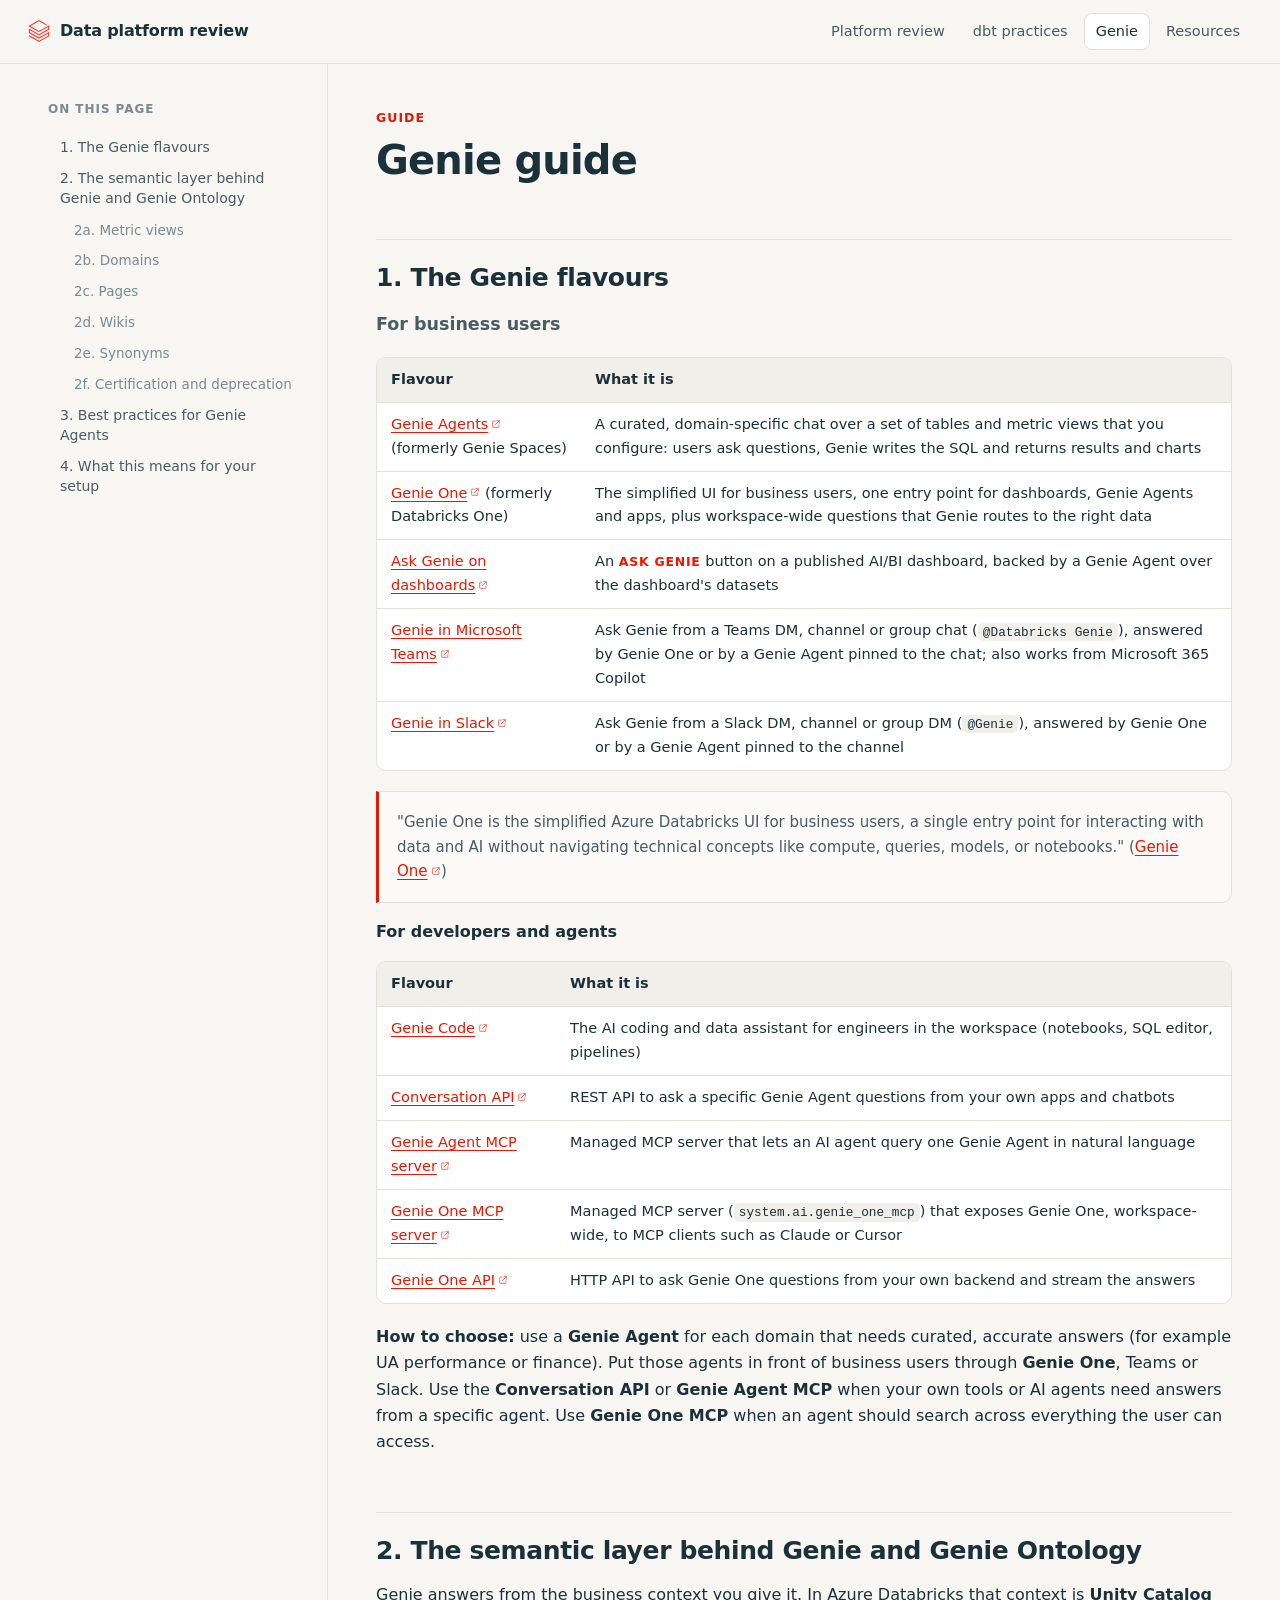
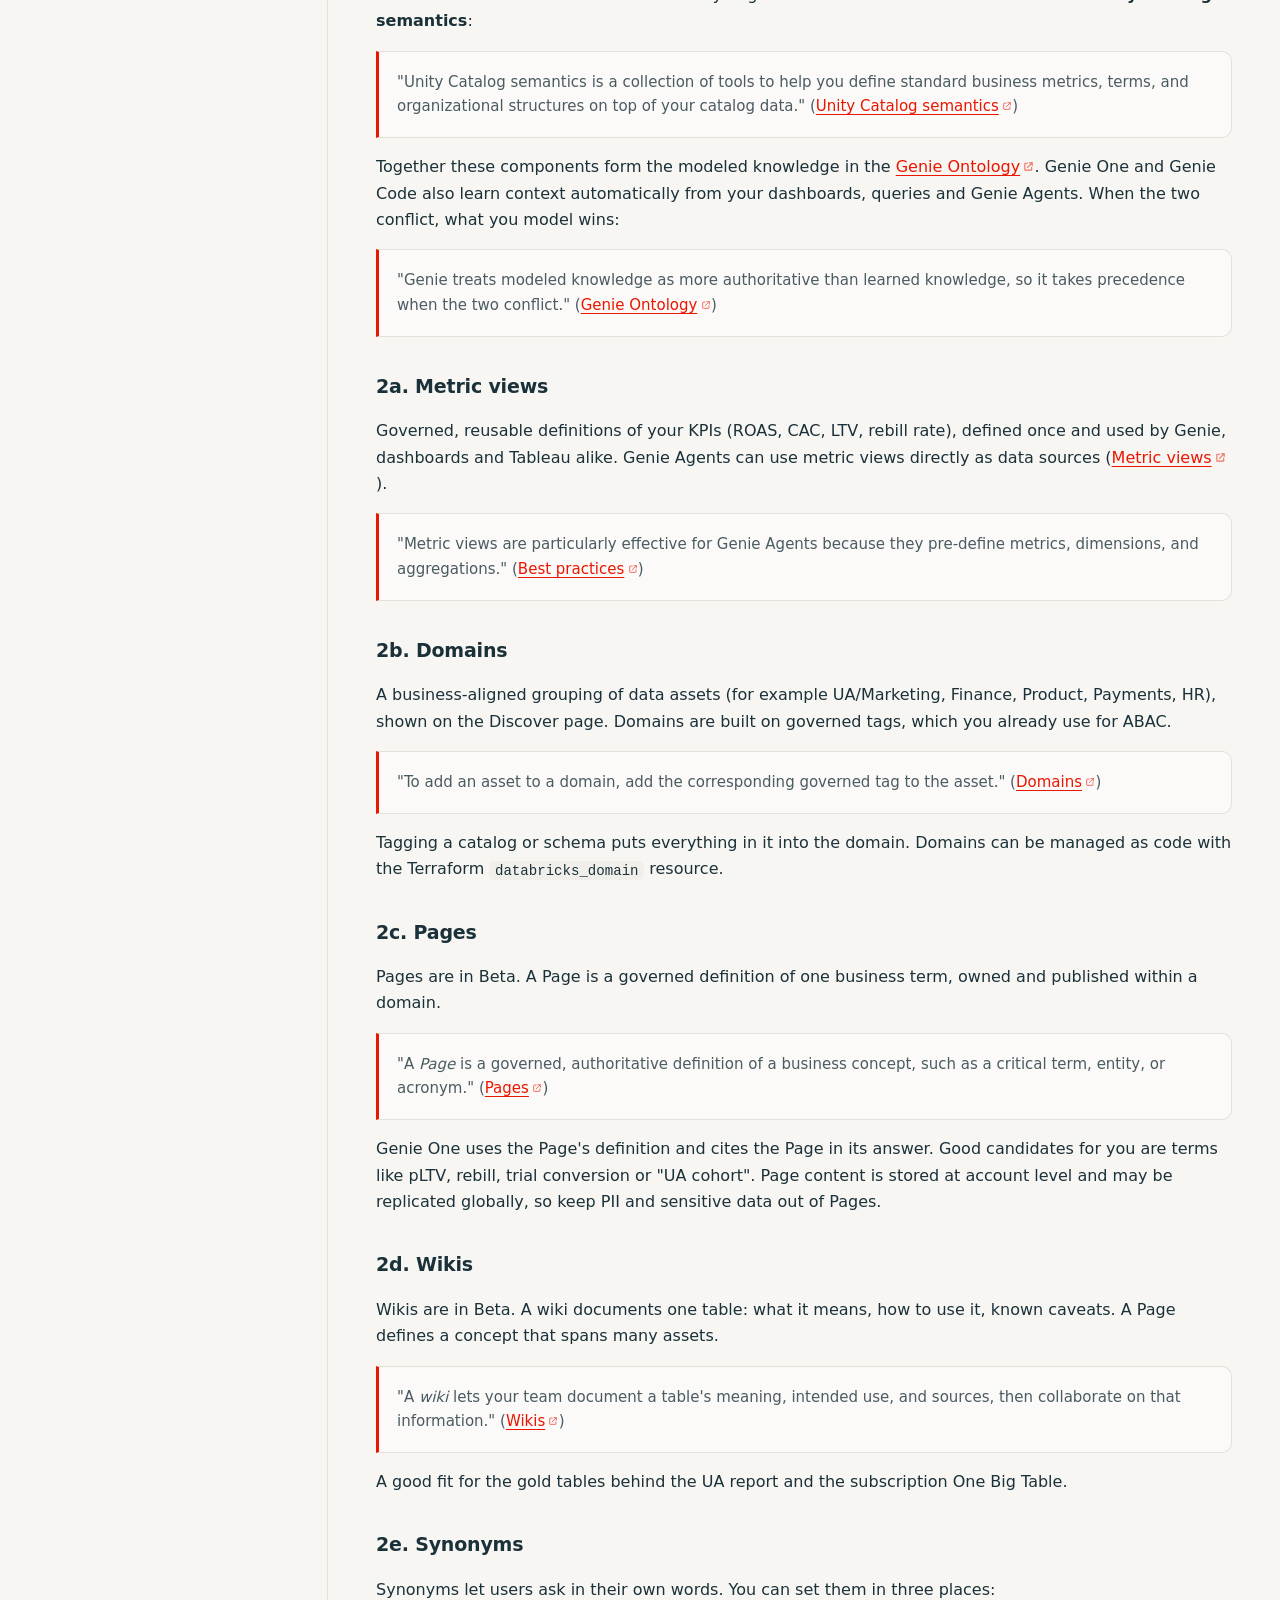
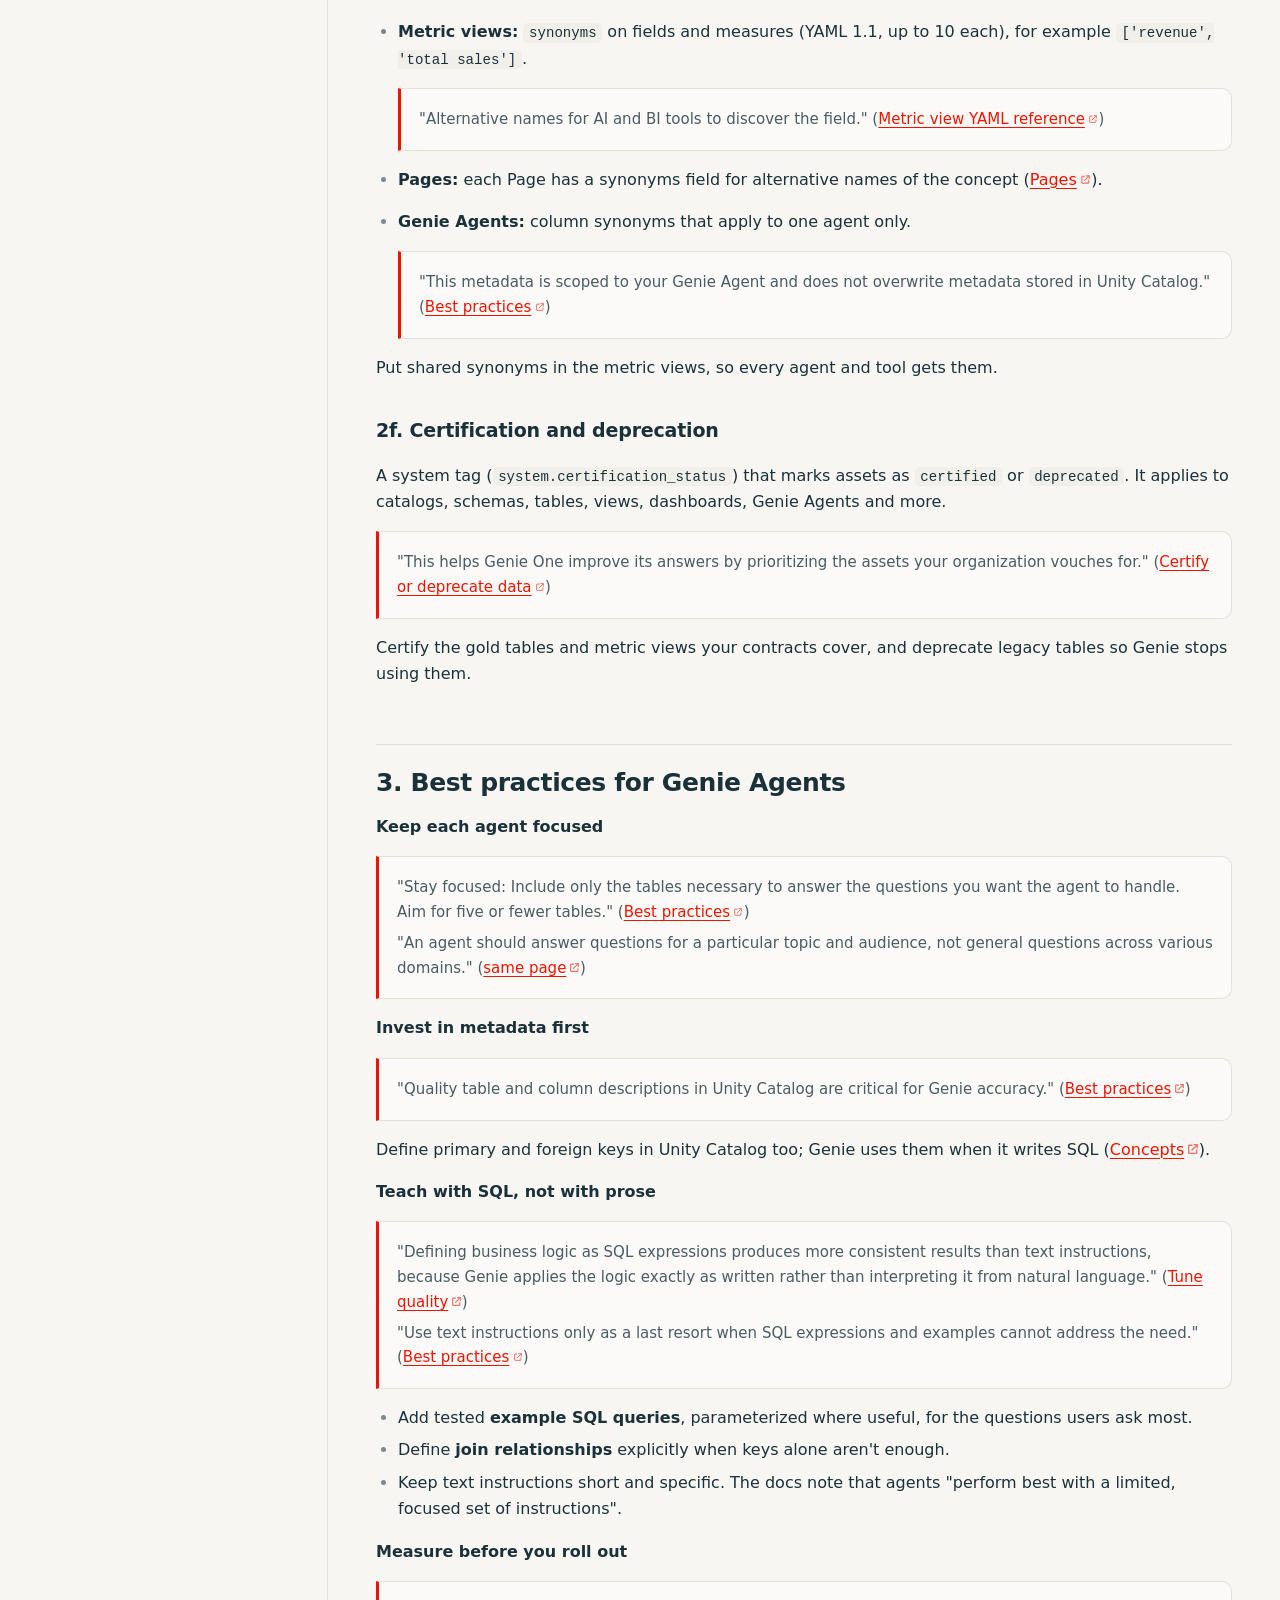
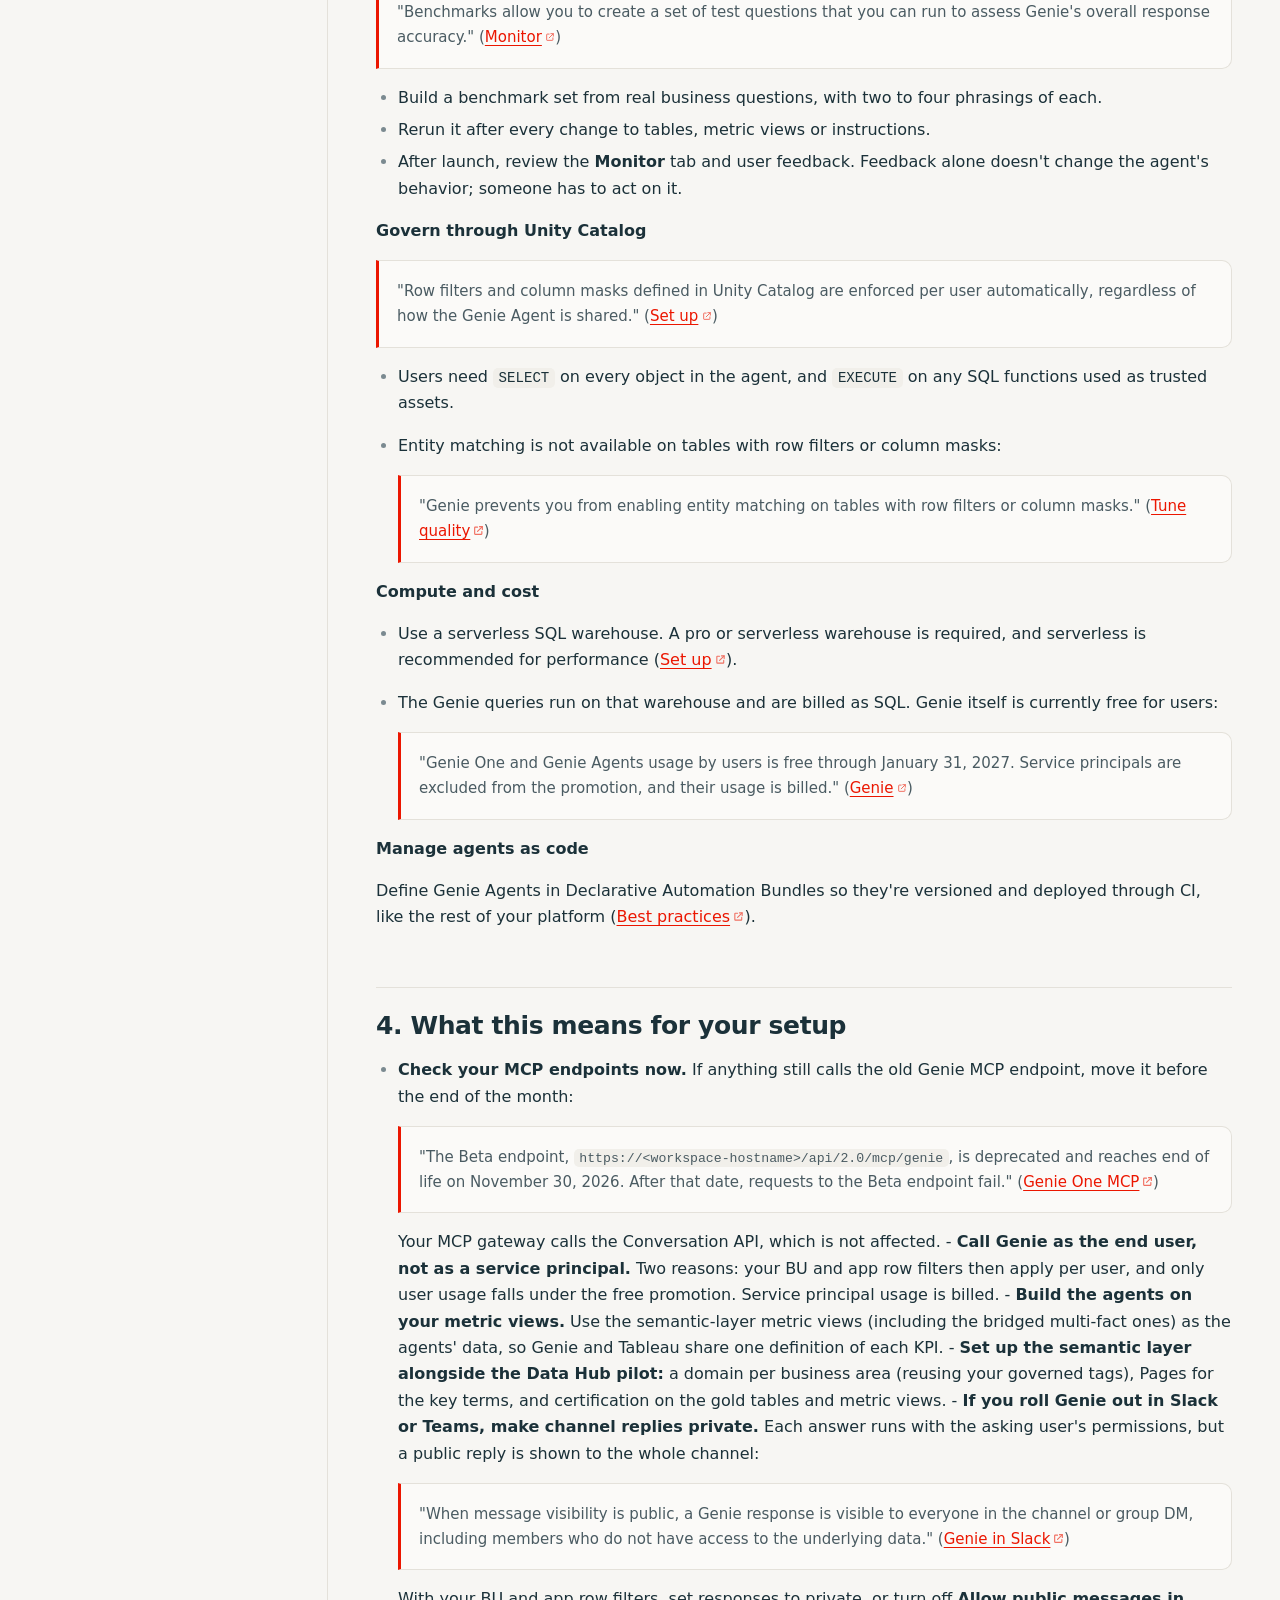
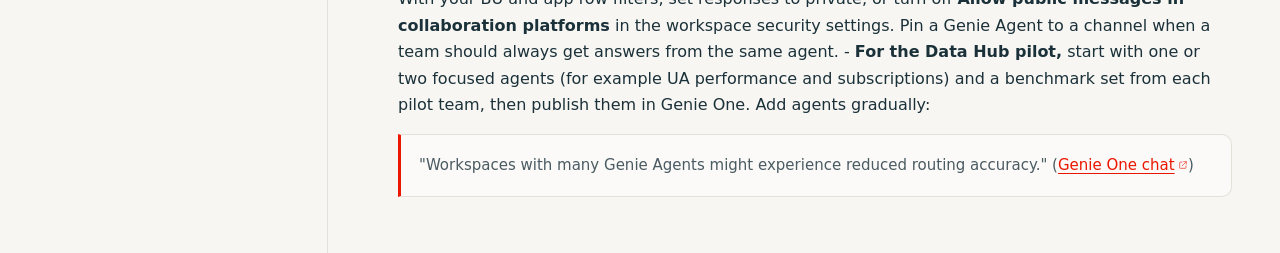
<file: docs/genie.html>
<!doctype html>
<html lang="en">
<head>
<meta charset="utf-8">
<meta name="viewport" content="width=device-width, initial-scale=1">
<meta name="robots" content="noindex, nofollow">
<title>Genie guide</title>
<link rel="stylesheet" href="style.css">
</head>
<body class="page">
<header class="top">
  <a class="brand" href="index.html"><svg class="mark" viewBox="0 0 24 24" role="img" aria-label="Databricks"><path fill="#FF3621" d="M.95 14.184L12 20.403l9.919-5.55v2.21L12 22.662l-10.484-5.96-.565.308v.77L12 24l11.05-6.218v-4.317l-.515-.309L12 19.118l-9.867-5.653v-2.21L12 16.805l11.05-6.218V6.32l-.565-.308L12 11.974 2.647 6.681 12 1.388l7.76 4.368.668-.411v-.566L12 0 .95 6.27v.72L12 13.207l9.919-5.55v2.26L12 15.52 1.516 9.56l-.565.308Z"/></svg>Data platform review</a>
  <nav class="tabs"><a href="platform-review.html" class="">Platform review</a><a href="warehouse-dbt.html" class="">dbt practices</a><a href="genie.html" class="on">Genie</a><a href="resources.html" class="">Resources</a></nav>
</header>
<div class="layout">
  <aside class="side">
    <div class="side-inner">
      <div class="side-label">On this page</div>
      <ol class="toc"><li><a href="#1-the-genie-flavours">1. The Genie flavours</a></li><li><a href="#2-the-semantic-layer-behind-genie-and-genie-ontology">2. The semantic layer behind Genie and Genie Ontology</a></li><li class="sub"><a href="#2a-metric-views">2a. Metric views</a></li><li class="sub"><a href="#2b-domains">2b. Domains</a></li><li class="sub"><a href="#2c-pages">2c. Pages</a></li><li class="sub"><a href="#2d-wikis">2d. Wikis</a></li><li class="sub"><a href="#2e-synonyms">2e. Synonyms</a></li><li class="sub"><a href="#2f-certification-and-deprecation">2f. Certification and deprecation</a></li><li><a href="#3-best-practices-for-genie-agents">3. Best practices for Genie Agents</a></li><li><a href="#4-what-this-means-for-your-setup">4. What this means for your setup</a></li></ol>
    </div>
  </aside>
  <main class="doc">
    <div class="kicker">Guide</div>
    <h1>Genie guide</h1>
    
<h2 id="1-the-genie-flavours">1. The Genie flavours</h2>
<p><strong>For business users</strong></p>
<div class="table-wrap"><table>
<thead>
<tr>
<th>Flavour</th>
<th>What it is</th>
</tr>
</thead>
<tbody>
<tr>
<td><a href="https://learn.microsoft.com/en-us/azure/databricks/genie-agents/concepts" target="_blank" rel="noopener">Genie Agents</a> (formerly Genie Spaces)</td>
<td>A curated, domain-specific chat over a set of tables and metric views that you configure: users ask questions, Genie writes the SQL and returns results and charts</td>
</tr>
<tr>
<td><a href="https://learn.microsoft.com/en-us/azure/databricks/genie-one/" target="_blank" rel="noopener">Genie One</a> (formerly Databricks One)</td>
<td>The simplified UI for business users, one entry point for dashboards, Genie Agents and apps, plus workspace-wide questions that Genie routes to the right data</td>
</tr>
<tr>
<td><a href="https://learn.microsoft.com/en-us/azure/databricks/dashboards/genie-spaces" target="_blank" rel="noopener">Ask Genie on dashboards</a></td>
<td>An <strong>Ask Genie</strong> button on a published AI/BI dashboard, backed by a Genie Agent over the dashboard's datasets</td>
</tr>
<tr>
<td><a href="https://learn.microsoft.com/en-us/azure/databricks/integrations/msft-teams" target="_blank" rel="noopener">Genie in Microsoft Teams</a></td>
<td>Ask Genie from a Teams DM, channel or group chat (<code>@Databricks Genie</code>), answered by Genie One or by a Genie Agent pinned to the chat; also works from Microsoft 365 Copilot</td>
</tr>
<tr>
<td><a href="https://learn.microsoft.com/en-us/azure/databricks/genie-one/genie-slack" target="_blank" rel="noopener">Genie in Slack</a></td>
<td>Ask Genie from a Slack DM, channel or group DM (<code>@Genie</code>), answered by Genie One or by a Genie Agent pinned to the channel</td>
</tr>
</tbody>
</table></div>
<blockquote>
<p>"Genie One is the simplified Azure Databricks UI for business users, a single entry point for interacting with data and AI without navigating technical concepts like compute, queries, models, or notebooks." (<a href="https://learn.microsoft.com/en-us/azure/databricks/genie-one/" target="_blank" rel="noopener">Genie One</a>)</p>
</blockquote>
<p><strong>For developers and agents</strong></p>
<div class="table-wrap"><table>
<thead>
<tr>
<th>Flavour</th>
<th>What it is</th>
</tr>
</thead>
<tbody>
<tr>
<td><a href="https://learn.microsoft.com/en-us/azure/databricks/genie-code/" target="_blank" rel="noopener">Genie Code</a></td>
<td>The AI coding and data assistant for engineers in the workspace (notebooks, SQL editor, pipelines)</td>
</tr>
<tr>
<td><a href="https://learn.microsoft.com/en-us/azure/databricks/genie-agents/conversation-api" target="_blank" rel="noopener">Conversation API</a></td>
<td>REST API to ask a specific Genie Agent questions from your own apps and chatbots</td>
</tr>
<tr>
<td><a href="https://learn.microsoft.com/en-us/azure/databricks/agents/mcp-tools/genie-agent" target="_blank" rel="noopener">Genie Agent MCP server</a></td>
<td>Managed MCP server that lets an AI agent query one Genie Agent in natural language</td>
</tr>
<tr>
<td><a href="https://learn.microsoft.com/en-us/azure/databricks/agents/mcp-tools/genie-mcp" target="_blank" rel="noopener">Genie One MCP server</a></td>
<td>Managed MCP server (<code>system.ai.genie_one_mcp</code>) that exposes Genie One, workspace-wide, to MCP clients such as Claude or Cursor</td>
</tr>
<tr>
<td><a href="https://learn.microsoft.com/en-us/azure/databricks/genie-one/api" target="_blank" rel="noopener">Genie One API</a></td>
<td>HTTP API to ask Genie One questions from your own backend and stream the answers</td>
</tr>
</tbody>
</table></div>
<p><strong>How to choose:</strong> use a <strong>Genie Agent</strong> for each domain that needs curated, accurate answers (for example UA performance or finance). Put those agents in front of business users through <strong>Genie One</strong>, Teams or Slack. Use the <strong>Conversation API</strong> or <strong>Genie Agent MCP</strong> when your own tools or AI agents need answers from a specific agent. Use <strong>Genie One MCP</strong> when an agent should search across everything the user can access.</p>
<h2 id="2-the-semantic-layer-behind-genie-and-genie-ontology">2. The semantic layer behind Genie and Genie Ontology</h2>
<p>Genie answers from the business context you give it. In Azure Databricks that context is <strong>Unity Catalog semantics</strong>:</p>
<blockquote>
<p>"Unity Catalog semantics is a collection of tools to help you define standard business metrics, terms, and organizational structures on top of your catalog data." (<a href="https://learn.microsoft.com/en-us/azure/databricks/uc-semantics/" target="_blank" rel="noopener">Unity Catalog semantics</a>)</p>
</blockquote>
<p>Together these components form the modeled knowledge in the <a href="https://learn.microsoft.com/en-us/azure/databricks/genie/genie-ontology/" target="_blank" rel="noopener">Genie Ontology</a>. Genie One and Genie Code also learn context automatically from your dashboards, queries and Genie Agents. When the two conflict, what you model wins:</p>
<blockquote>
<p>"Genie treats modeled knowledge as more authoritative than learned knowledge, so it takes precedence when the two conflict." (<a href="https://learn.microsoft.com/en-us/azure/databricks/genie/genie-ontology/" target="_blank" rel="noopener">Genie Ontology</a>)</p>
</blockquote>
<h3 id="2a-metric-views">2a. Metric views</h3>
<p>Governed, reusable definitions of your KPIs (ROAS, CAC, LTV, rebill rate), defined once and used by Genie, dashboards and Tableau alike. Genie Agents can use metric views directly as data sources (<a href="https://learn.microsoft.com/en-us/azure/databricks/uc-semantics/metric-views/" target="_blank" rel="noopener">Metric views</a>).</p>
<blockquote>
<p>"Metric views are particularly effective for Genie Agents because they pre-define metrics, dimensions, and aggregations." (<a href="https://learn.microsoft.com/en-us/azure/databricks/genie-agents/best-practices" target="_blank" rel="noopener">Best practices</a>)</p>
</blockquote>
<h3 id="2b-domains">2b. Domains</h3>
<p>A business-aligned grouping of data assets (for example UA/Marketing, Finance, Product, Payments, HR), shown on the Discover page. Domains are built on governed tags, which you already use for ABAC.</p>
<blockquote>
<p>"To add an asset to a domain, add the corresponding governed tag to the asset." (<a href="https://learn.microsoft.com/en-us/azure/databricks/uc-semantics/domains" target="_blank" rel="noopener">Domains</a>)</p>
</blockquote>
<p>Tagging a catalog or schema puts everything in it into the domain. Domains can be managed as code with the Terraform <code>databricks_domain</code> resource.</p>
<h3 id="2c-pages">2c. Pages</h3>
<p>Pages are in Beta. A Page is a governed definition of one business term, owned and published within a domain.</p>
<blockquote>
<p>"A <em>Page</em> is a governed, authoritative definition of a business concept, such as a critical term, entity, or acronym." (<a href="https://learn.microsoft.com/en-us/azure/databricks/uc-semantics/pages" target="_blank" rel="noopener">Pages</a>)</p>
</blockquote>
<p>Genie One uses the Page's definition and cites the Page in its answer. Good candidates for you are terms like pLTV, rebill, trial conversion or "UA cohort". Page content is stored at account level and may be replicated globally, so keep PII and sensitive data out of Pages.</p>
<h3 id="2d-wikis">2d. Wikis</h3>
<p>Wikis are in Beta. A wiki documents one table: what it means, how to use it, known caveats. A Page defines a concept that spans many assets.</p>
<blockquote>
<p>"A <em>wiki</em> lets your team document a table's meaning, intended use, and sources, then collaborate on that information." (<a href="https://learn.microsoft.com/en-us/azure/databricks/uc-semantics/wikis" target="_blank" rel="noopener">Wikis</a>)</p>
</blockquote>
<p>A good fit for the gold tables behind the UA report and the subscription One Big Table.</p>
<h3 id="2e-synonyms">2e. Synonyms</h3>
<p>Synonyms let users ask in their own words. You can set them in three places:</p>
<ul>
<li>
<p><strong>Metric views:</strong> <code>synonyms</code> on fields and measures (YAML 1.1, up to 10 each), for example <code>['revenue', 'total sales']</code>.</p>
<blockquote>
<p>"Alternative names for AI and BI tools to discover the field." (<a href="https://learn.microsoft.com/en-us/azure/databricks/uc-semantics/metric-views/yaml-reference" target="_blank" rel="noopener">Metric view YAML reference</a>)</p>
</blockquote>
</li>
<li>
<p><strong>Pages:</strong> each Page has a synonyms field for alternative names of the concept (<a href="https://learn.microsoft.com/en-us/azure/databricks/uc-semantics/pages" target="_blank" rel="noopener">Pages</a>).</p>
</li>
<li>
<p><strong>Genie Agents:</strong> column synonyms that apply to one agent only.</p>
<blockquote>
<p>"This metadata is scoped to your Genie Agent and does not overwrite metadata stored in Unity Catalog." (<a href="https://learn.microsoft.com/en-us/azure/databricks/genie-agents/best-practices" target="_blank" rel="noopener">Best practices</a>)</p>
</blockquote>
</li>
</ul>
<p>Put shared synonyms in the metric views, so every agent and tool gets them.</p>
<h3 id="2f-certification-and-deprecation">2f. Certification and deprecation</h3>
<p>A system tag (<code>system.certification_status</code>) that marks assets as <code>certified</code> or <code>deprecated</code>. It applies to catalogs, schemas, tables, views, dashboards, Genie Agents and more.</p>
<blockquote>
<p>"This helps Genie One improve its answers by prioritizing the assets your organization vouches for." (<a href="https://learn.microsoft.com/en-us/azure/databricks/data-governance/unity-catalog/certify-deprecate-data" target="_blank" rel="noopener">Certify or deprecate data</a>)</p>
</blockquote>
<p>Certify the gold tables and metric views your contracts cover, and deprecate legacy tables so Genie stops using them.</p>
<h2 id="3-best-practices-for-genie-agents">3. Best practices for Genie Agents</h2>
<p><strong>Keep each agent focused</strong></p>
<blockquote>
<p>"Stay focused: Include only the tables necessary to answer the questions you want the agent to handle. Aim for five or fewer tables." (<a href="https://learn.microsoft.com/en-us/azure/databricks/genie-agents/best-practices" target="_blank" rel="noopener">Best practices</a>)</p>
<p>"An agent should answer questions for a particular topic and audience, not general questions across various domains." (<a href="https://learn.microsoft.com/en-us/azure/databricks/genie-agents/best-practices" target="_blank" rel="noopener">same page</a>)</p>
</blockquote>
<p><strong>Invest in metadata first</strong></p>
<blockquote>
<p>"Quality table and column descriptions in Unity Catalog are critical for Genie accuracy." (<a href="https://learn.microsoft.com/en-us/azure/databricks/genie-agents/best-practices" target="_blank" rel="noopener">Best practices</a>)</p>
</blockquote>
<p>Define primary and foreign keys in Unity Catalog too; Genie uses them when it writes SQL (<a href="https://learn.microsoft.com/en-us/azure/databricks/genie-agents/concepts" target="_blank" rel="noopener">Concepts</a>).</p>
<p><strong>Teach with SQL, not with prose</strong></p>
<blockquote>
<p>"Defining business logic as SQL expressions produces more consistent results than text instructions, because Genie applies the logic exactly as written rather than interpreting it from natural language." (<a href="https://learn.microsoft.com/en-us/azure/databricks/genie-agents/tune-quality" target="_blank" rel="noopener">Tune quality</a>)</p>
<p>"Use text instructions only as a last resort when SQL expressions and examples cannot address the need." (<a href="https://learn.microsoft.com/en-us/azure/databricks/genie-agents/best-practices" target="_blank" rel="noopener">Best practices</a>)</p>
</blockquote>
<ul>
<li>Add tested <strong>example SQL queries</strong>, parameterized where useful, for the questions users ask most.</li>
<li>Define <strong>join relationships</strong> explicitly when keys alone aren't enough.</li>
<li>Keep text instructions short and specific. The docs note that agents "perform best with a limited, focused set of instructions".</li>
</ul>
<p><strong>Measure before you roll out</strong></p>
<blockquote>
<p>"Benchmarks allow you to create a set of test questions that you can run to assess Genie's overall response accuracy." (<a href="https://learn.microsoft.com/en-us/azure/databricks/genie-agents/monitor" target="_blank" rel="noopener">Monitor</a>)</p>
</blockquote>
<ul>
<li>Build a benchmark set from real business questions, with two to four phrasings of each.</li>
<li>Rerun it after every change to tables, metric views or instructions.</li>
<li>After launch, review the <strong>Monitor</strong> tab and user feedback. Feedback alone doesn't change the agent's behavior; someone has to act on it.</li>
</ul>
<p><strong>Govern through Unity Catalog</strong></p>
<blockquote>
<p>"Row filters and column masks defined in Unity Catalog are enforced per user automatically, regardless of how the Genie Agent is shared." (<a href="https://learn.microsoft.com/en-us/azure/databricks/genie-agents/set-up" target="_blank" rel="noopener">Set up</a>)</p>
</blockquote>
<ul>
<li>Users need <code>SELECT</code> on every object in the agent, and <code>EXECUTE</code> on any SQL functions used as trusted assets.</li>
<li>
<p>Entity matching is not available on tables with row filters or column masks:</p>
<blockquote>
<p>"Genie prevents you from enabling entity matching on tables with row filters or column masks." (<a href="https://learn.microsoft.com/en-us/azure/databricks/genie-agents/tune-quality" target="_blank" rel="noopener">Tune quality</a>)</p>
</blockquote>
</li>
</ul>
<p><strong>Compute and cost</strong></p>
<ul>
<li>Use a serverless SQL warehouse. A pro or serverless warehouse is required, and serverless is recommended for performance (<a href="https://learn.microsoft.com/en-us/azure/databricks/genie-agents/set-up" target="_blank" rel="noopener">Set up</a>).</li>
<li>
<p>The Genie queries run on that warehouse and are billed as SQL. Genie itself is currently free for users:</p>
<blockquote>
<p>"Genie One and Genie Agents usage by users is free through January 31, 2027. Service principals are excluded from the promotion, and their usage is billed." (<a href="https://learn.microsoft.com/en-us/azure/databricks/genie/" target="_blank" rel="noopener">Genie</a>)</p>
</blockquote>
</li>
</ul>
<p><strong>Manage agents as code</strong></p>
<p>Define Genie Agents in Declarative Automation Bundles so they're versioned and deployed through CI, like the rest of your platform (<a href="https://learn.microsoft.com/en-us/azure/databricks/genie-agents/best-practices" target="_blank" rel="noopener">Best practices</a>).</p>
<h2 id="4-what-this-means-for-your-setup">4. What this means for your setup</h2>
<ul>
<li>
<p><strong>Check your MCP endpoints now.</strong> If anything still calls the old Genie MCP endpoint, move it before the end of the month:</p>
<blockquote>
<p>"The Beta endpoint, <code>https://&lt;workspace-hostname&gt;/api/2.0/mcp/genie</code>, is deprecated and reaches end of life on November 30, 2026. After that date, requests to the Beta endpoint fail." (<a href="https://learn.microsoft.com/en-us/azure/databricks/agents/mcp-tools/genie-mcp" target="_blank" rel="noopener">Genie One MCP</a>)</p>
</blockquote>
<p>Your MCP gateway calls the Conversation API, which is not affected.
- <strong>Call Genie as the end user, not as a service principal.</strong> Two reasons: your BU and app row filters then apply per user, and only user usage falls under the free promotion. Service principal usage is billed.
- <strong>Build the agents on your metric views.</strong> Use the semantic-layer metric views (including the bridged multi-fact ones) as the agents' data, so Genie and Tableau share one definition of each KPI.
- <strong>Set up the semantic layer alongside the Data Hub pilot:</strong> a domain per business area (reusing your governed tags), Pages for the key terms, and certification on the gold tables and metric views.
- <strong>If you roll Genie out in Slack or Teams, make channel replies private.</strong> Each answer runs with the asking user's permissions, but a public reply is shown to the whole channel:</p>
<blockquote>
<p>"When message visibility is public, a Genie response is visible to everyone in the channel or group DM, including members who do not have access to the underlying data." (<a href="https://learn.microsoft.com/en-us/azure/databricks/genie-one/genie-slack" target="_blank" rel="noopener">Genie in Slack</a>)</p>
</blockquote>
<p>With your BU and app row filters, set responses to private, or turn off <strong>Allow public messages in collaboration platforms</strong> in the workspace security settings. Pin a Genie Agent to a channel when a team should always get answers from the same agent.
- <strong>For the Data Hub pilot,</strong> start with one or two focused agents (for example UA performance and subscriptions) and a benchmark set from each pilot team, then publish them in Genie One. Add agents gradually:</p>
<blockquote>
<p>"Workspaces with many Genie Agents might experience reduced routing accuracy." (<a href="https://learn.microsoft.com/en-us/azure/databricks/genie-one/chat" target="_blank" rel="noopener">Genie One chat</a>)</p>
</blockquote>
</li>
</ul>
  </main>
</div>
</body>
</html>
</file>
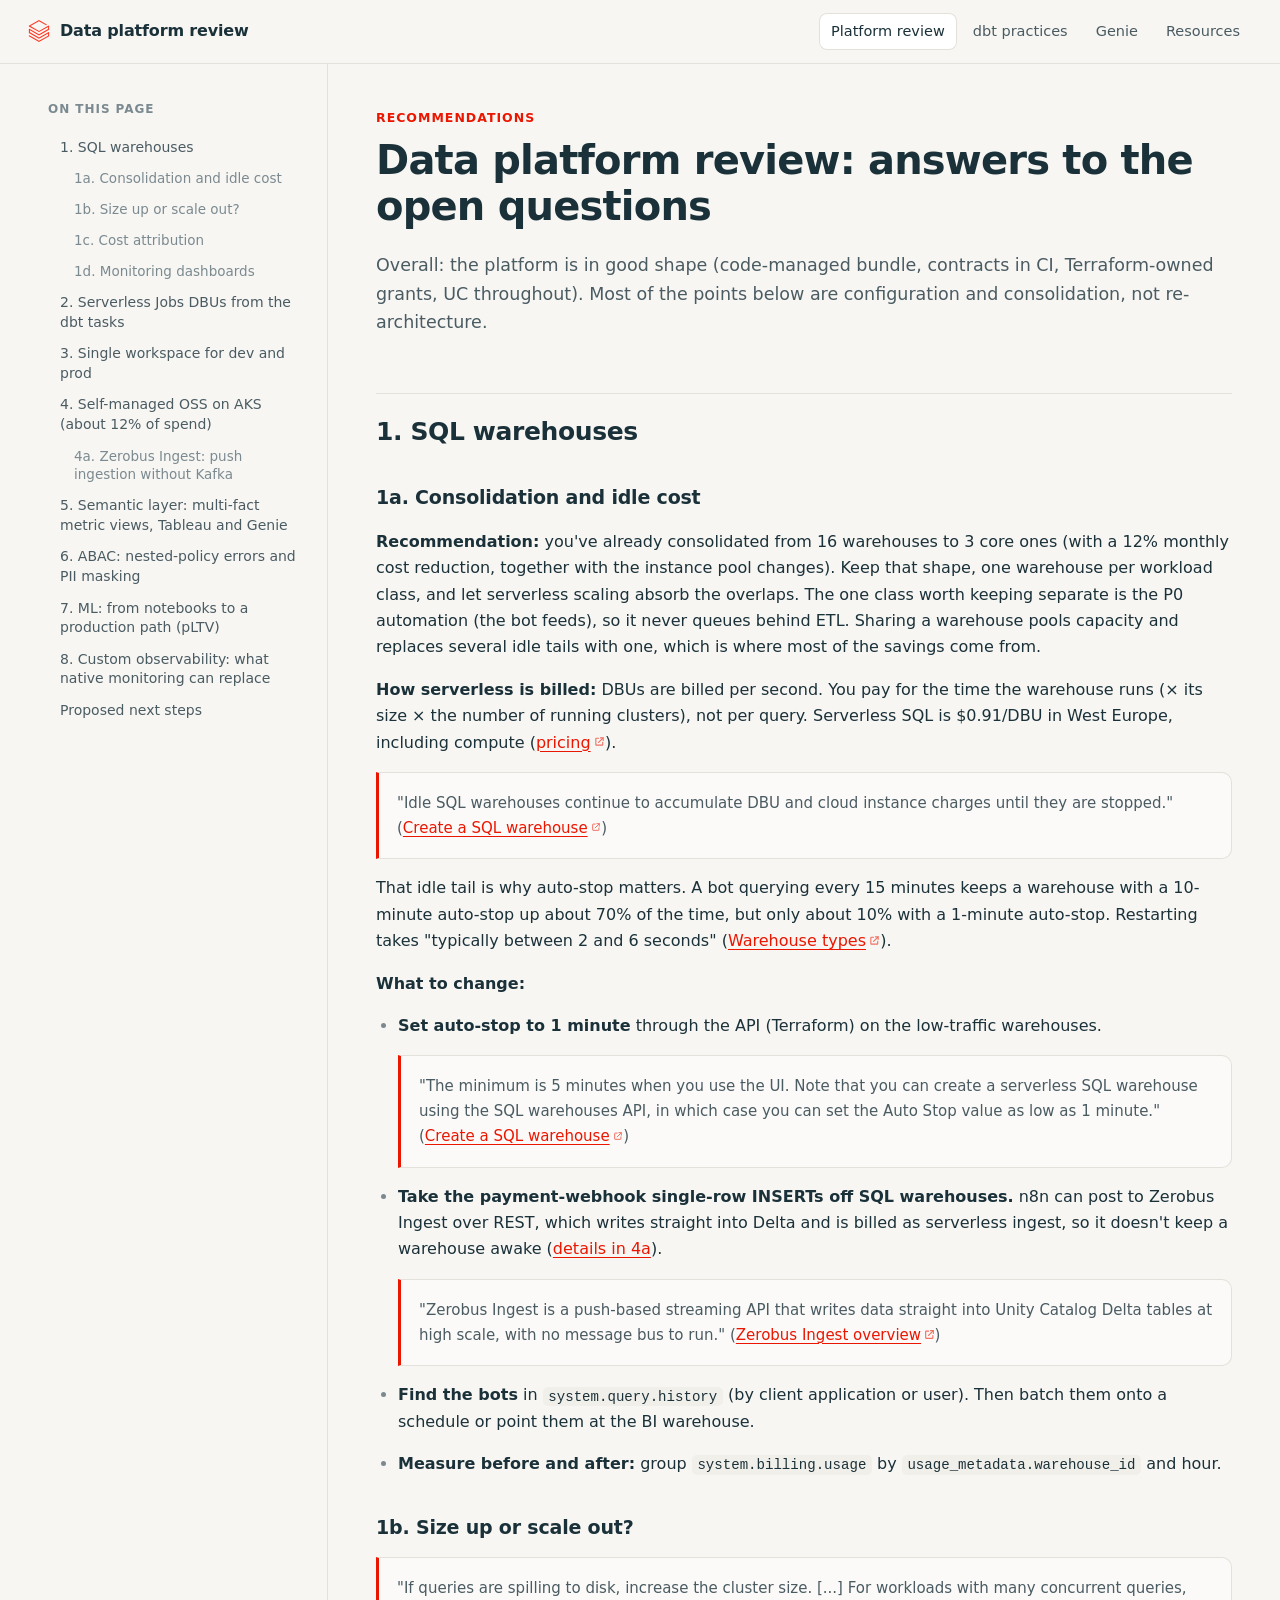
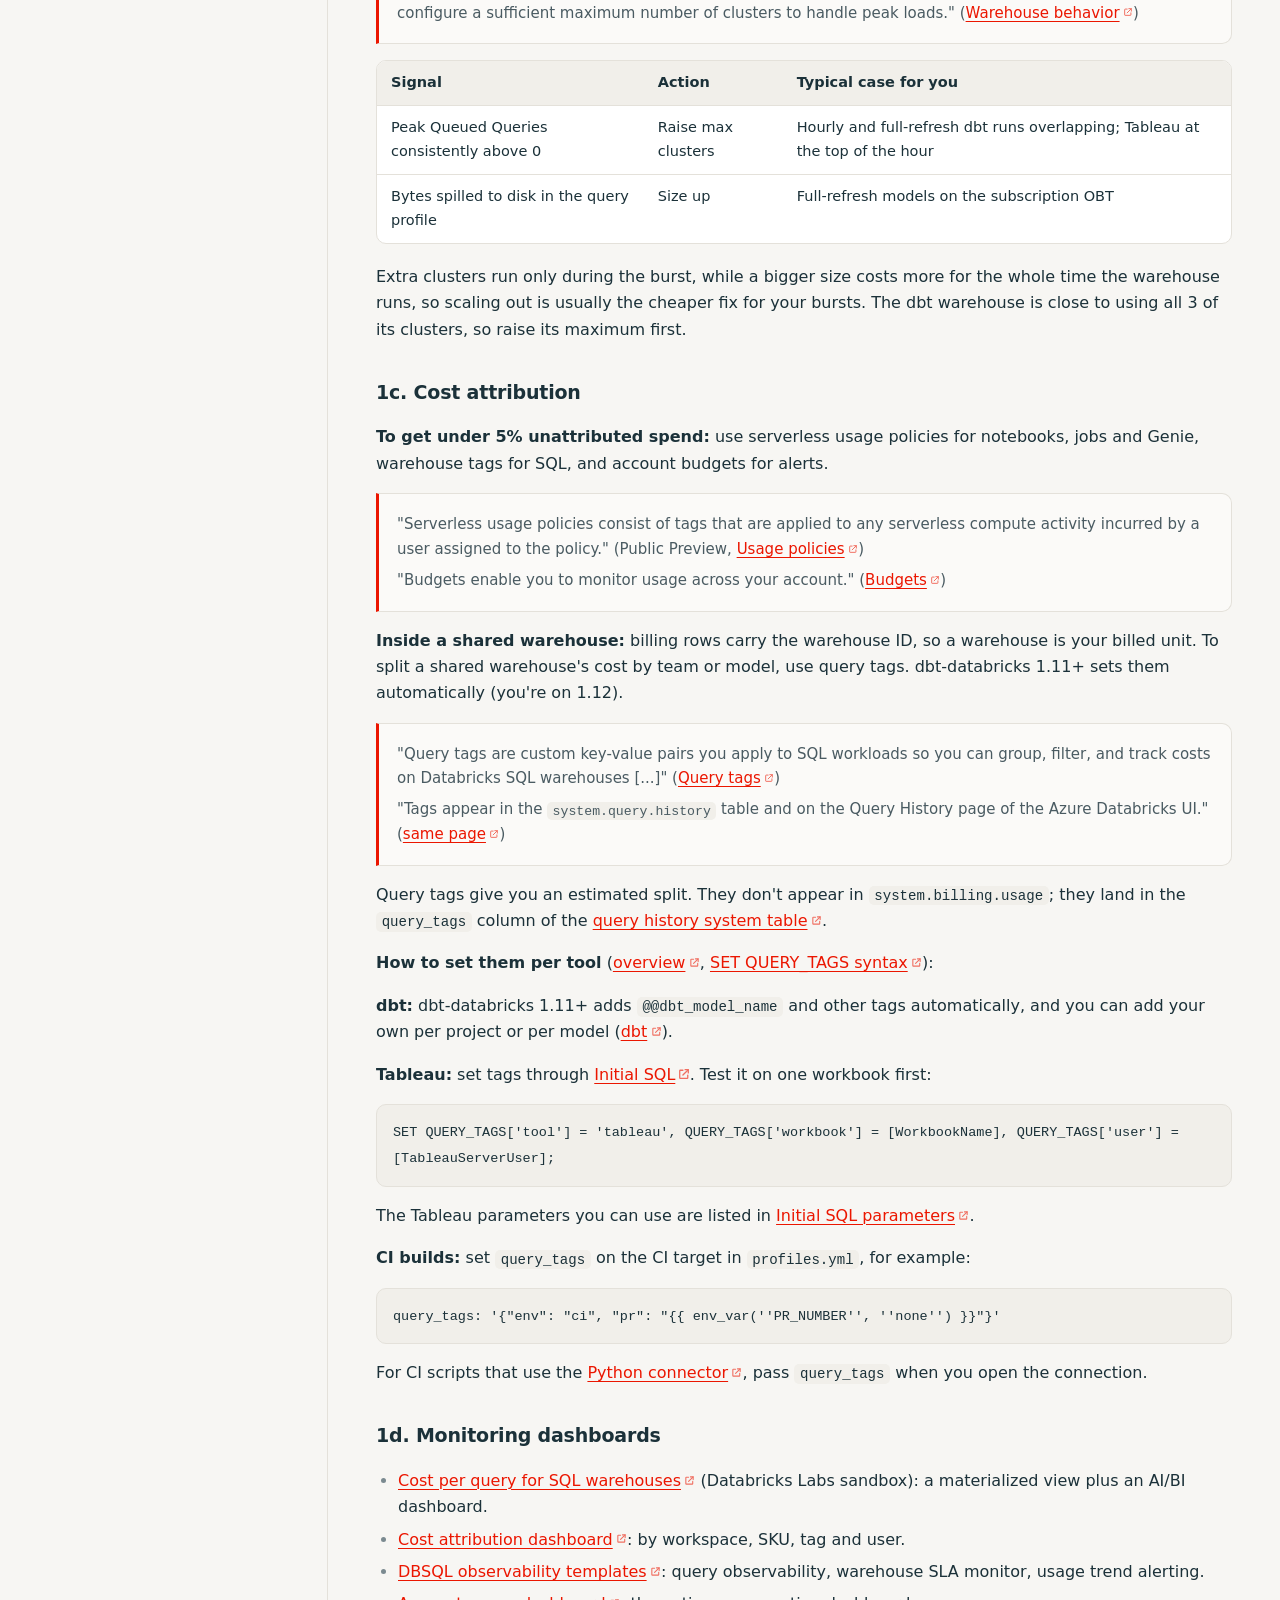
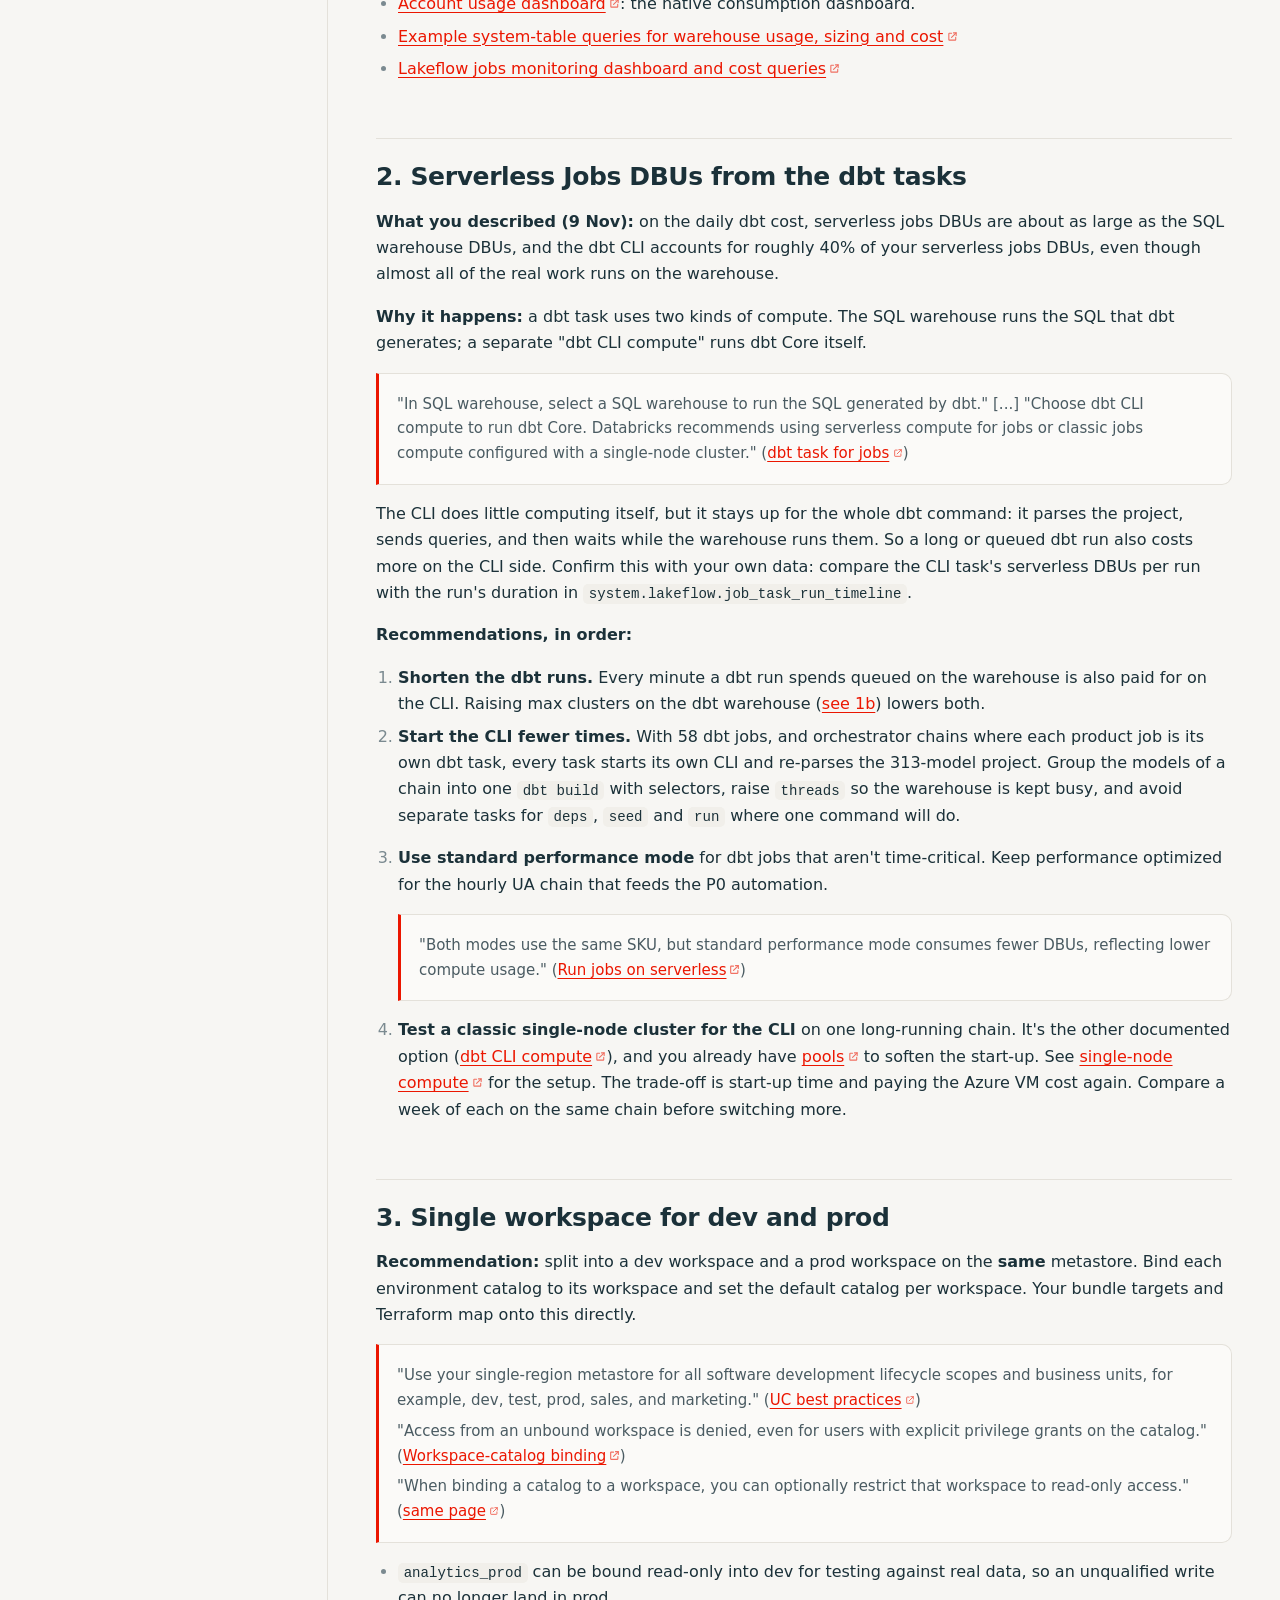
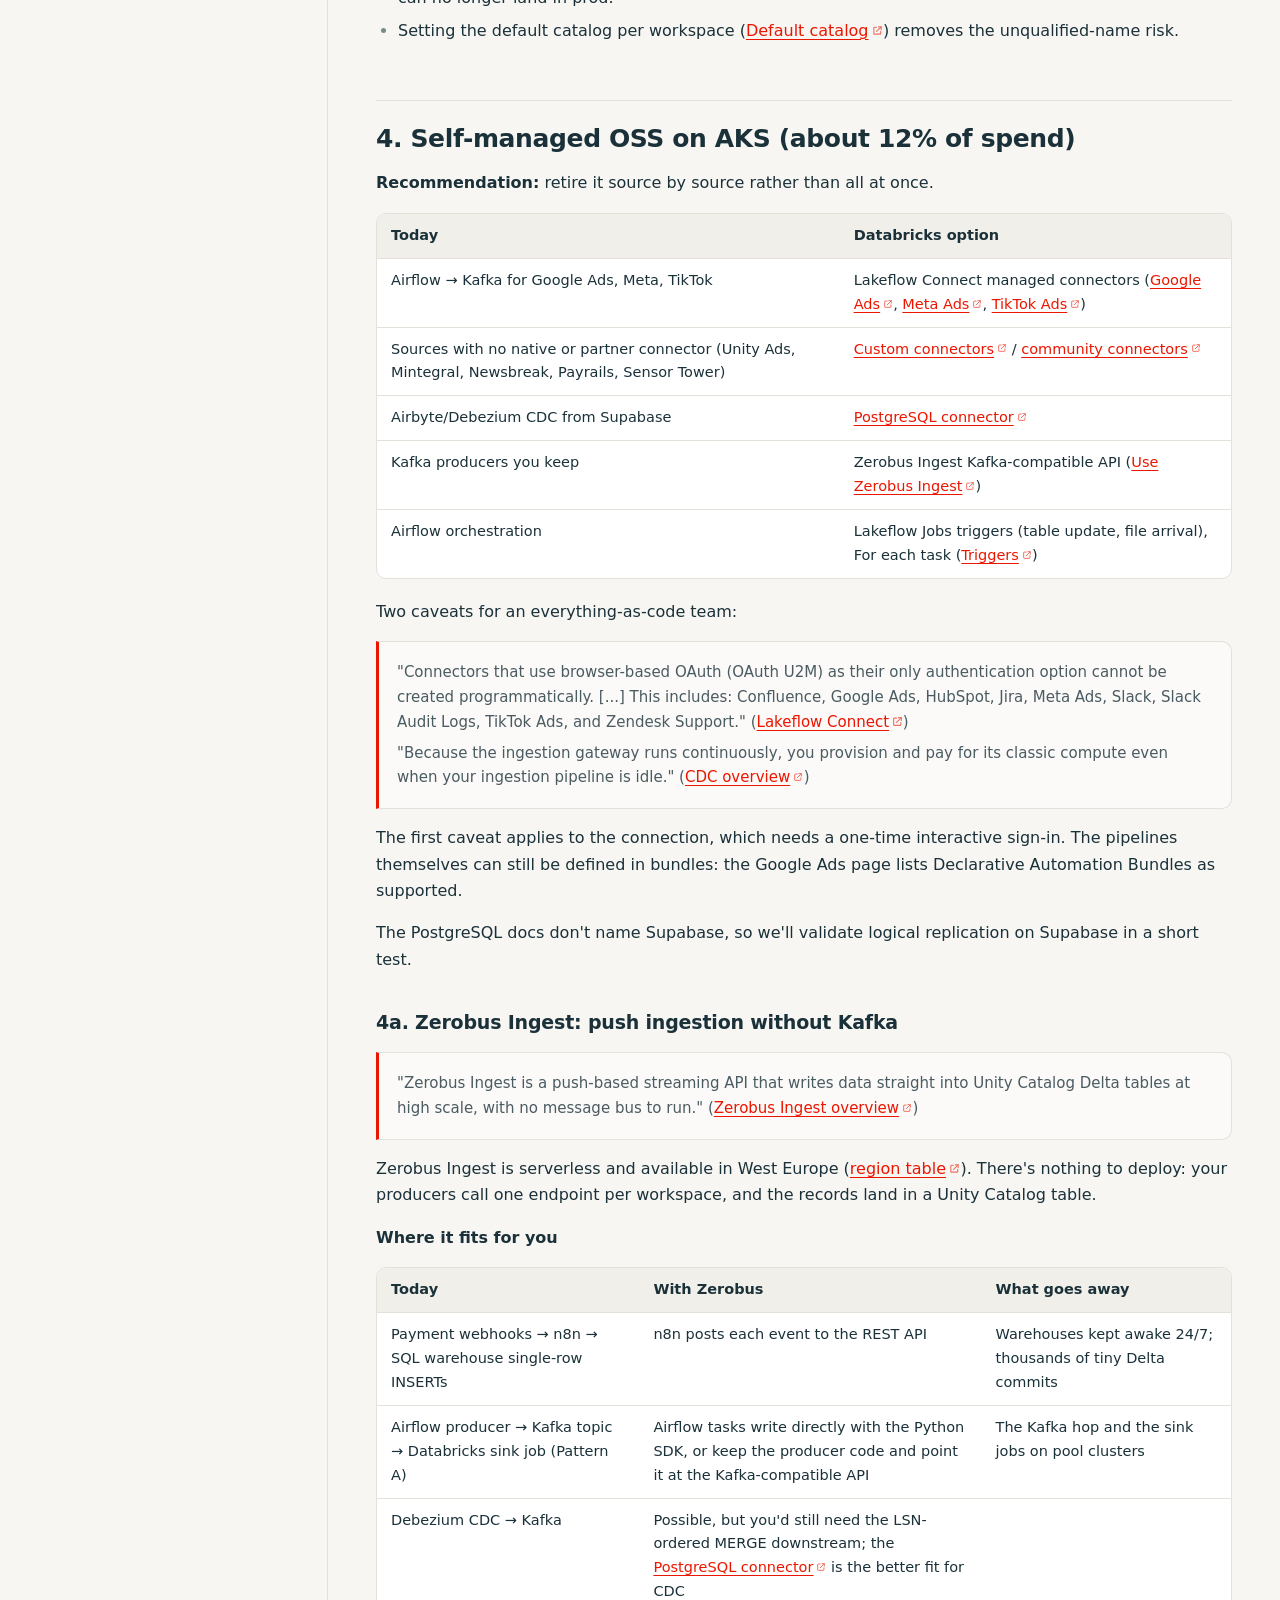
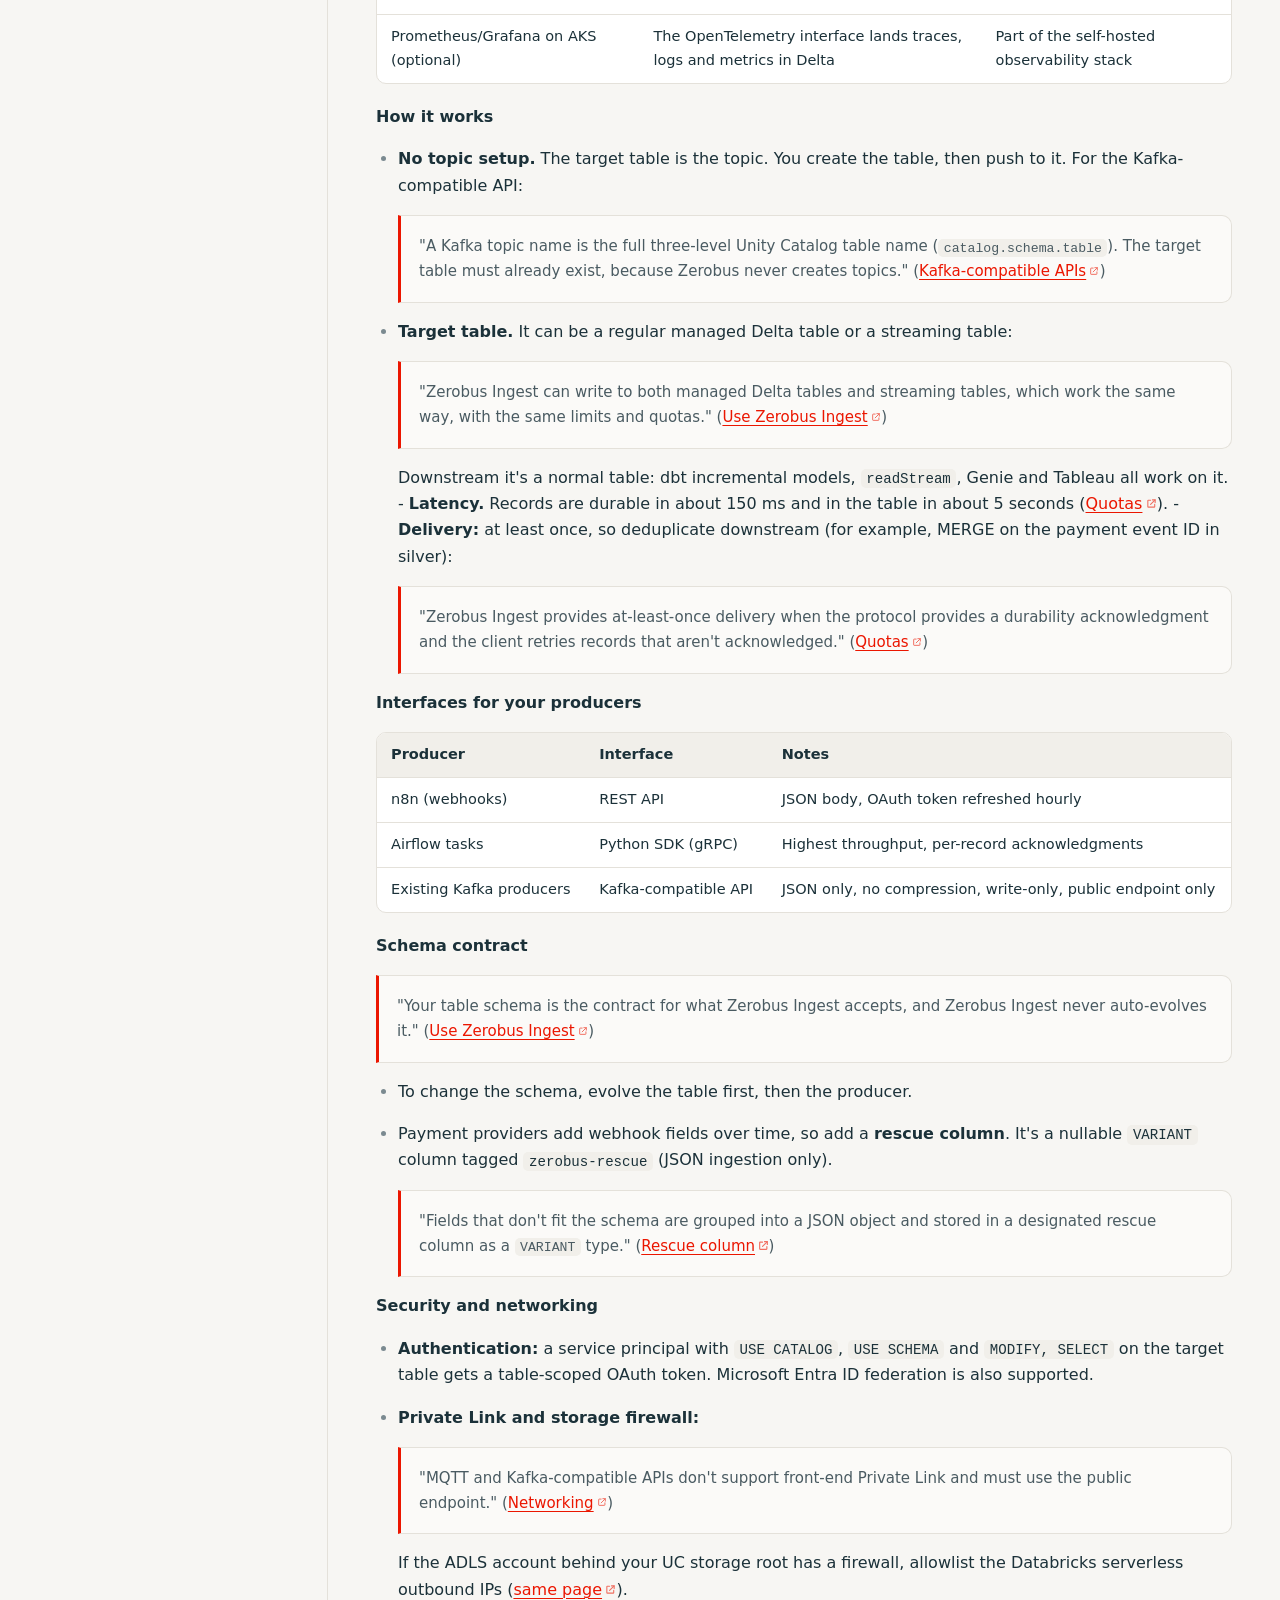
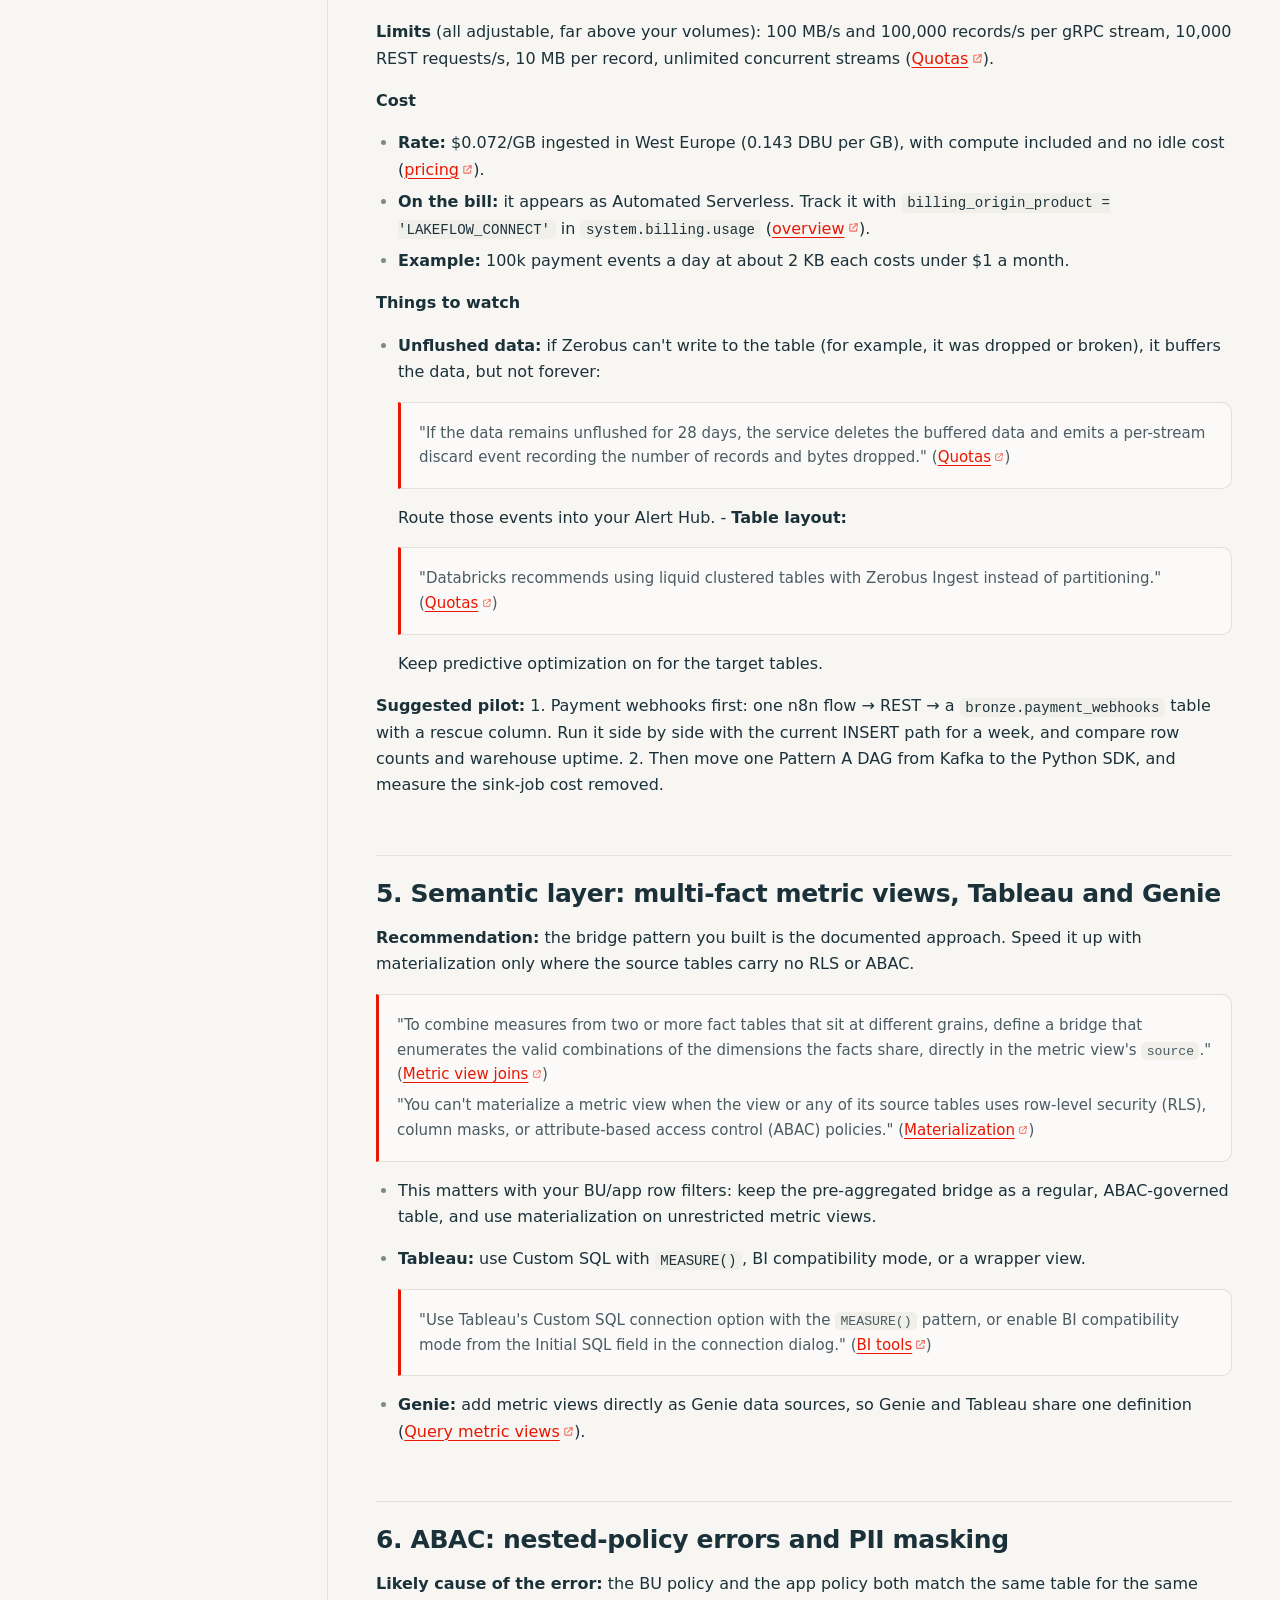
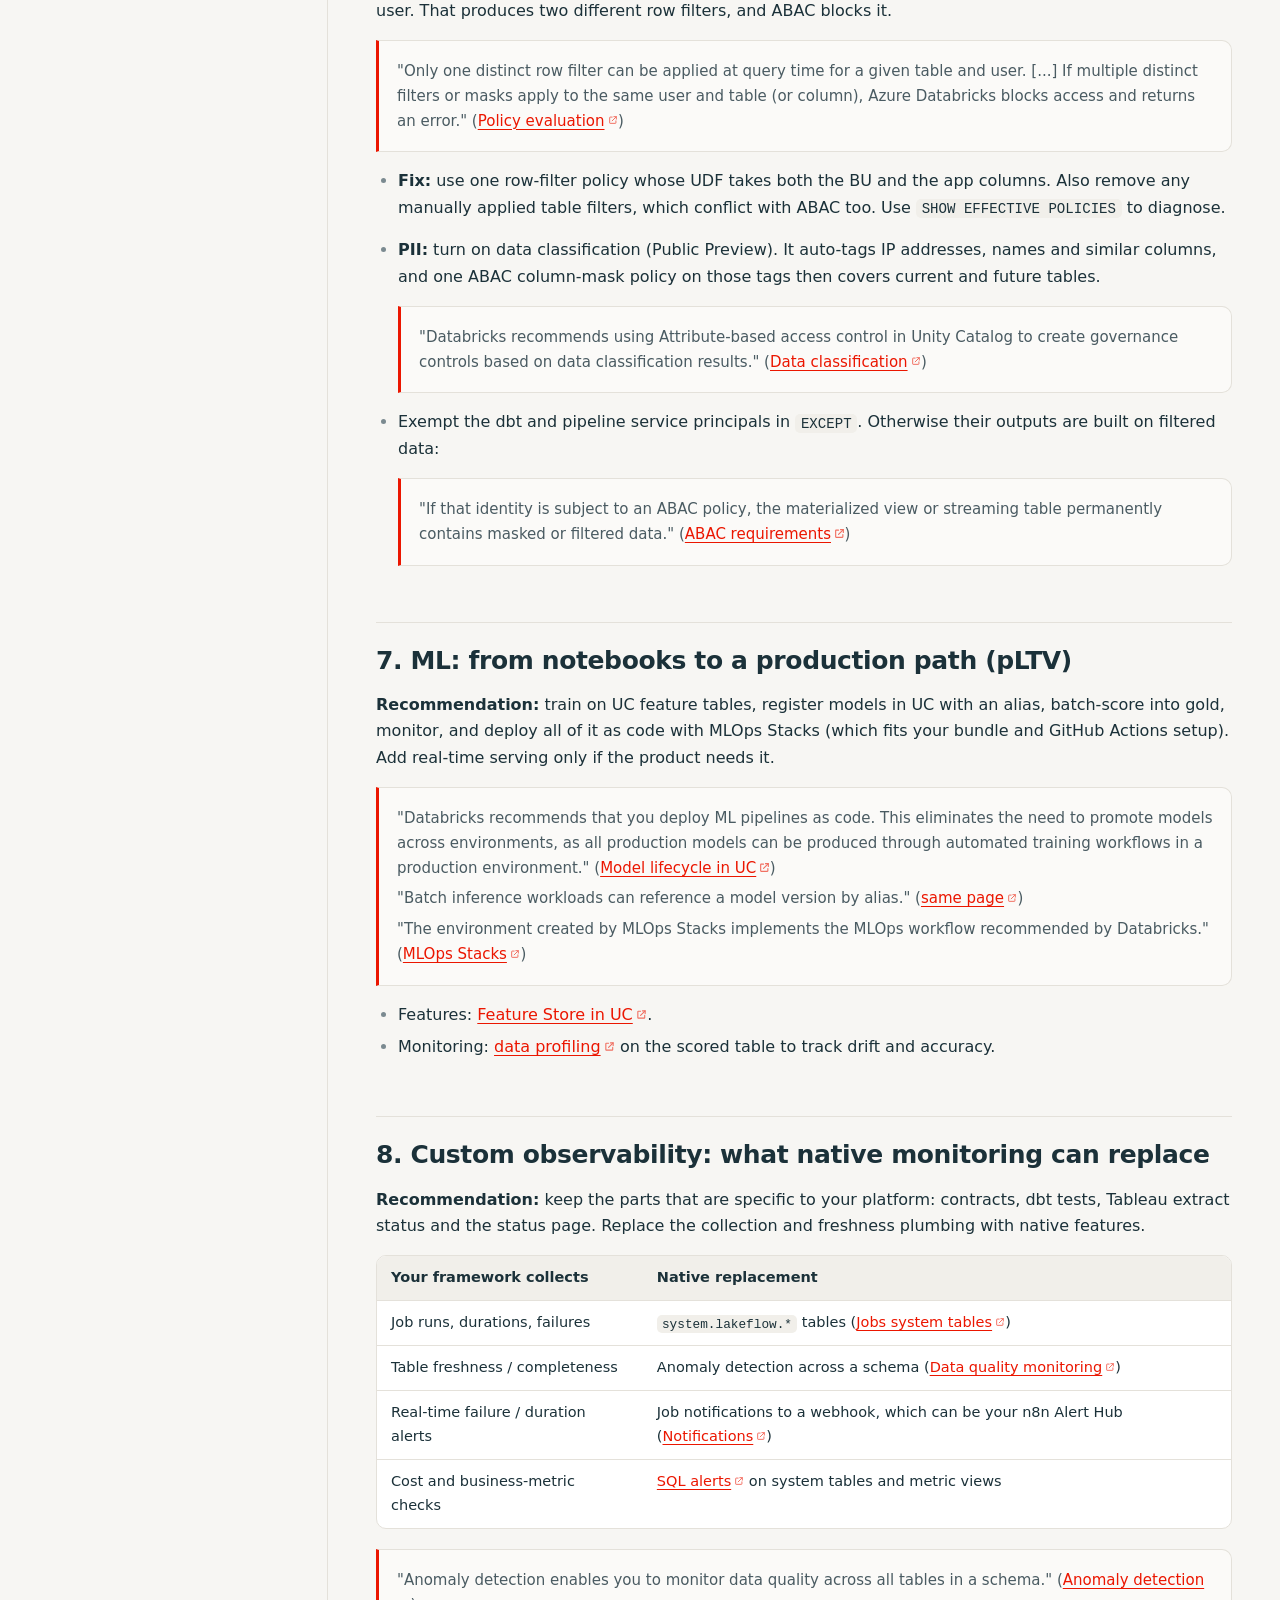
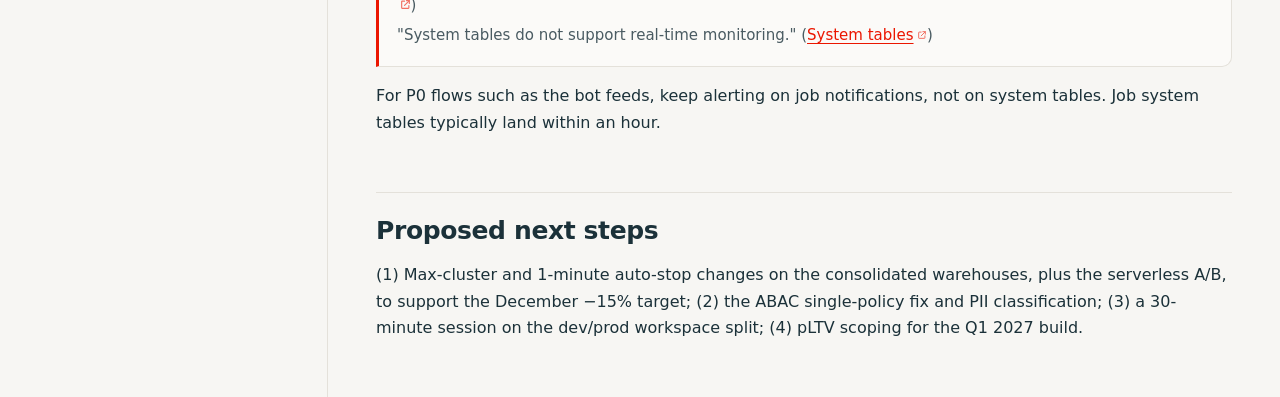
<file: docs/platform-review.html>
<!doctype html>
<html lang="en">
<head>
<meta charset="utf-8">
<meta name="viewport" content="width=device-width, initial-scale=1">
<meta name="robots" content="noindex, nofollow">
<title>Data platform review: answers to the open questions</title>
<link rel="stylesheet" href="style.css">
</head>
<body class="page">
<header class="top">
  <a class="brand" href="index.html"><svg class="mark" viewBox="0 0 24 24" role="img" aria-label="Databricks"><path fill="#FF3621" d="M.95 14.184L12 20.403l9.919-5.55v2.21L12 22.662l-10.484-5.96-.565.308v.77L12 24l11.05-6.218v-4.317l-.515-.309L12 19.118l-9.867-5.653v-2.21L12 16.805l11.05-6.218V6.32l-.565-.308L12 11.974 2.647 6.681 12 1.388l7.76 4.368.668-.411v-.566L12 0 .95 6.27v.72L12 13.207l9.919-5.55v2.26L12 15.52 1.516 9.56l-.565.308Z"/></svg>Data platform review</a>
  <nav class="tabs"><a href="platform-review.html" class="on">Platform review</a><a href="warehouse-dbt.html" class="">dbt practices</a><a href="genie.html" class="">Genie</a><a href="resources.html" class="">Resources</a></nav>
</header>
<div class="layout">
  <aside class="side">
    <div class="side-inner">
      <div class="side-label">On this page</div>
      <ol class="toc"><li><a href="#1-sql-warehouses">1. SQL warehouses</a></li><li class="sub"><a href="#1a-consolidation-and-idle-cost">1a. Consolidation and idle cost</a></li><li class="sub"><a href="#1b-size-up-or-scale-out">1b. Size up or scale out?</a></li><li class="sub"><a href="#1c-cost-attribution">1c. Cost attribution</a></li><li class="sub"><a href="#1d-monitoring-dashboards">1d. Monitoring dashboards</a></li><li><a href="#2-serverless-jobs-dbus-from-the-dbt-tasks">2. Serverless Jobs DBUs from the dbt tasks</a></li><li><a href="#3-single-workspace-for-dev-and-prod">3. Single workspace for dev and prod</a></li><li><a href="#4-self-managed-oss-on-aks-about-12-of-spend">4. Self-managed OSS on AKS (about 12% of spend)</a></li><li class="sub"><a href="#4a-zerobus-ingest-push-ingestion-without-kafka">4a. Zerobus Ingest: push ingestion without Kafka</a></li><li><a href="#5-semantic-layer-multi-fact-metric-views-tableau-and-genie">5. Semantic layer: multi-fact metric views, Tableau and Genie</a></li><li><a href="#6-abac-nested-policy-errors-and-pii-masking">6. ABAC: nested-policy errors and PII masking</a></li><li><a href="#7-ml-from-notebooks-to-a-production-path-pltv">7. ML: from notebooks to a production path (pLTV)</a></li><li><a href="#8-custom-observability-what-native-monitoring-can-replace">8. Custom observability: what native monitoring can replace</a></li><li><a href="#proposed-next-steps">Proposed next steps</a></li></ol>
    </div>
  </aside>
  <main class="doc">
    <div class="kicker">Recommendations</div>
    <h1>Data platform review: answers to the open questions</h1>
    
<p>Overall: the platform is in good shape (code-managed bundle, contracts in CI, Terraform-owned grants, UC throughout). Most of the points below are configuration and consolidation, not re-architecture.</p>
<h2 id="1-sql-warehouses">1. SQL warehouses</h2>
<h3 id="1a-consolidation-and-idle-cost">1a. Consolidation and idle cost</h3>
<p><strong>Recommendation:</strong> you've already consolidated from 16 warehouses to 3 core ones (with a 12% monthly cost reduction, together with the instance pool changes). Keep that shape, one warehouse per workload class, and let serverless scaling absorb the overlaps. The one class worth keeping separate is the P0 automation (the bot feeds), so it never queues behind ETL. Sharing a warehouse pools capacity and replaces several idle tails with one, which is where most of the savings come from.</p>
<p><strong>How serverless is billed:</strong> DBUs are billed per second. You pay for the time the warehouse runs (× its size × the number of running clusters), not per query. Serverless SQL is $0.91/DBU in West Europe, including compute (<a href="https://www.databricks.com/product/pricing/databricks-sql" target="_blank" rel="noopener">pricing</a>).</p>
<blockquote>
<p>"Idle SQL warehouses continue to accumulate DBU and cloud instance charges until they are stopped." (<a href="https://learn.microsoft.com/en-us/azure/databricks/compute/sql-warehouse/create" target="_blank" rel="noopener">Create a SQL warehouse</a>)</p>
</blockquote>
<p>That idle tail is why auto-stop matters. A bot querying every 15 minutes keeps a warehouse with a 10-minute auto-stop up about 70% of the time, but only about 10% with a 1-minute auto-stop. Restarting takes "typically between 2 and 6 seconds" (<a href="https://learn.microsoft.com/en-us/azure/databricks/compute/sql-warehouse/warehouse-types" target="_blank" rel="noopener">Warehouse types</a>).</p>
<p><strong>What to change:</strong></p>
<ul>
<li>
<p><strong>Set auto-stop to 1 minute</strong> through the API (Terraform) on the low-traffic warehouses.</p>
<blockquote>
<p>"The minimum is 5 minutes when you use the UI. Note that you can create a serverless SQL warehouse using the SQL warehouses API, in which case you can set the Auto Stop value as low as 1 minute." (<a href="https://learn.microsoft.com/en-us/azure/databricks/compute/sql-warehouse/create" target="_blank" rel="noopener">Create a SQL warehouse</a>)</p>
</blockquote>
</li>
<li>
<p><strong>Take the payment-webhook single-row INSERTs off SQL warehouses.</strong> n8n can post to Zerobus Ingest over REST, which writes straight into Delta and is billed as serverless ingest, so it doesn't keep a warehouse awake (<a href="#4a-zerobus-ingest-push-ingestion-without-kafka">details in 4a</a>).</p>
<blockquote>
<p>"Zerobus Ingest is a push-based streaming API that writes data straight into Unity Catalog Delta tables at high scale, with no message bus to run." (<a href="https://learn.microsoft.com/en-us/azure/databricks/ingestion/zerobus-overview" target="_blank" rel="noopener">Zerobus Ingest overview</a>)</p>
</blockquote>
</li>
<li>
<p><strong>Find the bots</strong> in <code>system.query.history</code> (by client application or user). Then batch them onto a schedule or point them at the BI warehouse.</p>
</li>
<li><strong>Measure before and after:</strong> group <code>system.billing.usage</code> by <code>usage_metadata.warehouse_id</code> and hour.</li>
</ul>
<h3 id="1b-size-up-or-scale-out">1b. Size up or scale out?</h3>
<blockquote>
<p>"If queries are spilling to disk, increase the cluster size. [...] For workloads with many concurrent queries, configure a sufficient maximum number of clusters to handle peak loads." (<a href="https://learn.microsoft.com/en-us/azure/databricks/compute/sql-warehouse/warehouse-behavior" target="_blank" rel="noopener">Warehouse behavior</a>)</p>
</blockquote>
<div class="table-wrap"><table>
<thead>
<tr>
<th>Signal</th>
<th>Action</th>
<th>Typical case for you</th>
</tr>
</thead>
<tbody>
<tr>
<td>Peak Queued Queries consistently above 0</td>
<td>Raise max clusters</td>
<td>Hourly and full-refresh dbt runs overlapping; Tableau at the top of the hour</td>
</tr>
<tr>
<td>Bytes spilled to disk in the query profile</td>
<td>Size up</td>
<td>Full-refresh models on the subscription OBT</td>
</tr>
</tbody>
</table></div>
<p>Extra clusters run only during the burst, while a bigger size costs more for the whole time the warehouse runs, so scaling out is usually the cheaper fix for your bursts. The dbt warehouse is close to using all 3 of its clusters, so raise its maximum first.</p>
<h3 id="1c-cost-attribution">1c. Cost attribution</h3>
<p><strong>To get under 5% unattributed spend:</strong> use serverless usage policies for notebooks, jobs and Genie, warehouse tags for SQL, and account budgets for alerts.</p>
<blockquote>
<p>"Serverless usage policies consist of tags that are applied to any serverless compute activity incurred by a user assigned to the policy." (Public Preview, <a href="https://learn.microsoft.com/en-us/azure/databricks/admin/usage/budget-policies" target="_blank" rel="noopener">Usage policies</a>)</p>
<p>"Budgets enable you to monitor usage across your account." (<a href="https://learn.microsoft.com/en-us/azure/databricks/admin/account-settings/budgets" target="_blank" rel="noopener">Budgets</a>)</p>
</blockquote>
<p><strong>Inside a shared warehouse:</strong> billing rows carry the warehouse ID, so a warehouse is your billed unit. To split a shared warehouse's cost by team or model, use query tags. dbt-databricks 1.11+ sets them automatically (you're on 1.12).</p>
<blockquote>
<p>"Query tags are custom key-value pairs you apply to SQL workloads so you can group, filter, and track costs on Databricks SQL warehouses [...]" (<a href="https://learn.microsoft.com/en-us/azure/databricks/sql/user/queries/query-tags" target="_blank" rel="noopener">Query tags</a>)</p>
<p>"Tags appear in the <code>system.query.history</code> table and on the Query History page of the Azure Databricks UI." (<a href="https://learn.microsoft.com/en-us/azure/databricks/sql/user/queries/query-tags" target="_blank" rel="noopener">same page</a>)</p>
</blockquote>
<p>Query tags give you an estimated split. They don't appear in <code>system.billing.usage</code>; they land in the <code>query_tags</code> column of the <a href="https://learn.microsoft.com/en-us/azure/databricks/admin/system-tables/query-history" target="_blank" rel="noopener">query history system table</a>.</p>
<p><strong>How to set them per tool</strong> (<a href="https://learn.microsoft.com/en-us/azure/databricks/sql/user/queries/query-tags" target="_blank" rel="noopener">overview</a>, <a href="https://learn.microsoft.com/en-us/azure/databricks/sql/language-manual/sql-ref-syntax-aux-conf-mgmt-set-query-tags" target="_blank" rel="noopener">SET QUERY_TAGS syntax</a>):</p>
<p><strong>dbt:</strong> dbt-databricks 1.11+ adds <code>@@dbt_model_name</code> and other tags automatically, and you can add your own per project or per model (<a href="https://learn.microsoft.com/en-us/azure/databricks/sql/user/queries/query-tags#dbt" target="_blank" rel="noopener">dbt</a>).</p>
<p><strong>Tableau:</strong> set tags through <a href="https://learn.microsoft.com/en-us/azure/databricks/sql/user/queries/query-tags#tableau" target="_blank" rel="noopener">Initial SQL</a>. Test it on one workbook first:</p>
<pre><code class="language-sql">SET QUERY_TAGS['tool'] = 'tableau', QUERY_TAGS['workbook'] = [WorkbookName], QUERY_TAGS['user'] = [TableauServerUser];
</code></pre>
<p>The Tableau parameters you can use are listed in <a href="https://help.tableau.com/current/pro/desktop/en-us/connect_basic_initialsql.htm#parameters-in-an-initial-sql-statement" target="_blank" rel="noopener">Initial SQL parameters</a>.</p>
<p><strong>CI builds:</strong> set <code>query_tags</code> on the CI target in <code>profiles.yml</code>, for example:</p>
<pre><code class="language-yaml">query_tags: '{&quot;env&quot;: &quot;ci&quot;, &quot;pr&quot;: &quot;{{ env_var(''PR_NUMBER'', ''none'') }}&quot;}'
</code></pre>
<p>For CI scripts that use the <a href="https://learn.microsoft.com/en-us/azure/databricks/sql/user/queries/query-tags#python" target="_blank" rel="noopener">Python connector</a>, pass <code>query_tags</code> when you open the connection.</p>
<h3 id="1d-monitoring-dashboards">1d. Monitoring dashboards</h3>
<ul>
<li><a href="https://github.com/databrickslabs/sandbox/tree/main/dbsql/cost_per_query" target="_blank" rel="noopener">Cost per query for SQL warehouses</a> (Databricks Labs sandbox): a materialized view plus an AI/BI dashboard.</li>
<li><a href="https://github.com/databricks-solutions/databricks-blogposts/tree/main/cost-attribution" target="_blank" rel="noopener">Cost attribution dashboard</a>: by workspace, SKU, tag and user.</li>
<li><a href="https://github.com/CodyAustinDavis/dbsql_sme/tree/main/Observability%20Dashboards%20and%20DBA%20Resources" target="_blank" rel="noopener">DBSQL observability templates</a>: query observability, warehouse SLA monitor, usage trend alerting.</li>
<li><a href="https://learn.microsoft.com/en-us/azure/databricks/admin/account-settings/usage" target="_blank" rel="noopener">Account usage dashboard</a>: the native consumption dashboard.</li>
<li><a href="https://learn.microsoft.com/en-us/azure/databricks/compute/sql-warehouse/monitor/queries" target="_blank" rel="noopener">Example system-table queries for warehouse usage, sizing and cost</a></li>
<li><a href="https://learn.microsoft.com/en-us/azure/databricks/admin/system-tables/jobs-cost" target="_blank" rel="noopener">Lakeflow jobs monitoring dashboard and cost queries</a></li>
</ul>
<h2 id="2-serverless-jobs-dbus-from-the-dbt-tasks">2. Serverless Jobs DBUs from the dbt tasks</h2>
<p><strong>What you described (9 Nov):</strong> on the daily dbt cost, serverless jobs DBUs are about as large as the SQL warehouse DBUs, and the dbt CLI accounts for roughly 40% of your serverless jobs DBUs, even though almost all of the real work runs on the warehouse.</p>
<p><strong>Why it happens:</strong> a dbt task uses two kinds of compute. The SQL warehouse runs the SQL that dbt generates; a separate "dbt CLI compute" runs dbt Core itself.</p>
<blockquote>
<p>"In SQL warehouse, select a SQL warehouse to run the SQL generated by dbt." [...] "Choose dbt CLI compute to run dbt Core. Databricks recommends using serverless compute for jobs or classic jobs compute configured with a single-node cluster." (<a href="https://learn.microsoft.com/en-us/azure/databricks/jobs/tasks/dbt" target="_blank" rel="noopener">dbt task for jobs</a>)</p>
</blockquote>
<p>The CLI does little computing itself, but it stays up for the whole dbt command: it parses the project, sends queries, and then waits while the warehouse runs them. So a long or queued dbt run also costs more on the CLI side. Confirm this with your own data: compare the CLI task's serverless DBUs per run with the run's duration in <code>system.lakeflow.job_task_run_timeline</code>.</p>
<p><strong>Recommendations, in order:</strong></p>
<ol>
<li><strong>Shorten the dbt runs.</strong> Every minute a dbt run spends queued on the warehouse is also paid for on the CLI. Raising max clusters on the dbt warehouse (<a href="#1b-size-up-or-scale-out">see 1b</a>) lowers both.</li>
<li><strong>Start the CLI fewer times.</strong> With 58 dbt jobs, and orchestrator chains where each product job is its own dbt task, every task starts its own CLI and re-parses the 313-model project. Group the models of a chain into one <code>dbt build</code> with selectors, raise <code>threads</code> so the warehouse is kept busy, and avoid separate tasks for <code>deps</code>, <code>seed</code> and <code>run</code> where one command will do.</li>
<li>
<p><strong>Use standard performance mode</strong> for dbt jobs that aren't time-critical. Keep performance optimized for the hourly UA chain that feeds the P0 automation.</p>
<blockquote>
<p>"Both modes use the same SKU, but standard performance mode consumes fewer DBUs, reflecting lower compute usage." (<a href="https://learn.microsoft.com/en-us/azure/databricks/jobs/run-serverless-jobs" target="_blank" rel="noopener">Run jobs on serverless</a>)</p>
</blockquote>
</li>
<li>
<p><strong>Test a classic single-node cluster for the CLI</strong> on one long-running chain. It's the other documented option (<a href="https://learn.microsoft.com/en-us/azure/databricks/jobs/tasks/dbt#configure-a-dbt-task" target="_blank" rel="noopener">dbt CLI compute</a>), and you already have <a href="https://learn.microsoft.com/en-us/azure/databricks/compute/pool-index" target="_blank" rel="noopener">pools</a> to soften the start-up. See <a href="https://learn.microsoft.com/en-us/azure/databricks/compute/configure#single-node" target="_blank" rel="noopener">single-node compute</a> for the setup. The trade-off is start-up time and paying the Azure VM cost again. Compare a week of each on the same chain before switching more.</p>
</li>
</ol>
<h2 id="3-single-workspace-for-dev-and-prod">3. Single workspace for dev and prod</h2>
<p><strong>Recommendation:</strong> split into a dev workspace and a prod workspace on the <strong>same</strong> metastore. Bind each environment catalog to its workspace and set the default catalog per workspace. Your bundle targets and Terraform map onto this directly.</p>
<blockquote>
<p>"Use your single-region metastore for all software development lifecycle scopes and business units, for example, dev, test, prod, sales, and marketing." (<a href="https://learn.microsoft.com/en-us/azure/databricks/data-governance/unity-catalog/best-practices" target="_blank" rel="noopener">UC best practices</a>)</p>
<p>"Access from an unbound workspace is denied, even for users with explicit privilege grants on the catalog." (<a href="https://learn.microsoft.com/en-us/azure/databricks/data-governance/unity-catalog/access-control/workspace-catalog-binding" target="_blank" rel="noopener">Workspace-catalog binding</a>)</p>
<p>"When binding a catalog to a workspace, you can optionally restrict that workspace to read-only access." (<a href="https://learn.microsoft.com/en-us/azure/databricks/data-governance/unity-catalog/access-control/workspace-catalog-binding" target="_blank" rel="noopener">same page</a>)</p>
</blockquote>
<ul>
<li><code>analytics_prod</code> can be bound read-only into dev for testing against real data, so an unqualified write can no longer land in prod.</li>
<li>Setting the default catalog per workspace (<a href="https://learn.microsoft.com/en-us/azure/databricks/catalogs/default" target="_blank" rel="noopener">Default catalog</a>) removes the unqualified-name risk.</li>
</ul>
<h2 id="4-self-managed-oss-on-aks-about-12-of-spend">4. Self-managed OSS on AKS (about 12% of spend)</h2>
<p><strong>Recommendation:</strong> retire it source by source rather than all at once.</p>
<div class="table-wrap"><table>
<thead>
<tr>
<th>Today</th>
<th>Databricks option</th>
</tr>
</thead>
<tbody>
<tr>
<td>Airflow → Kafka for Google Ads, Meta, TikTok</td>
<td>Lakeflow Connect managed connectors (<a href="https://learn.microsoft.com/en-us/azure/databricks/ingestion/lakeflow-connect/google-ads" target="_blank" rel="noopener">Google Ads</a>, <a href="https://learn.microsoft.com/en-us/azure/databricks/ingestion/lakeflow-connect/meta-ads" target="_blank" rel="noopener">Meta Ads</a>, <a href="https://learn.microsoft.com/en-us/azure/databricks/ingestion/lakeflow-connect/tiktok-ads" target="_blank" rel="noopener">TikTok Ads</a>)</td>
</tr>
<tr>
<td>Sources with no native or partner connector (Unity Ads, Mintegral, Newsbreak, Payrails, Sensor Tower)</td>
<td><a href="https://learn.microsoft.com/en-us/azure/databricks/ingestion/custom-connectors" target="_blank" rel="noopener">Custom connectors</a> / <a href="https://learn.microsoft.com/en-us/azure/databricks/ingestion/community-connectors" target="_blank" rel="noopener">community connectors</a></td>
</tr>
<tr>
<td>Airbyte/Debezium CDC from Supabase</td>
<td><a href="https://learn.microsoft.com/en-us/azure/databricks/ingestion/lakeflow-connect/postgresql-source-setup" target="_blank" rel="noopener">PostgreSQL connector</a></td>
</tr>
<tr>
<td>Kafka producers you keep</td>
<td>Zerobus Ingest Kafka-compatible API (<a href="https://learn.microsoft.com/en-us/azure/databricks/ingestion/zerobus-ingest" target="_blank" rel="noopener">Use Zerobus Ingest</a>)</td>
</tr>
<tr>
<td>Airflow orchestration</td>
<td>Lakeflow Jobs triggers (table update, file arrival), For each task (<a href="https://learn.microsoft.com/en-us/azure/databricks/jobs/triggers" target="_blank" rel="noopener">Triggers</a>)</td>
</tr>
</tbody>
</table></div>
<p>Two caveats for an everything-as-code team:</p>
<blockquote>
<p>"Connectors that use browser-based OAuth (OAuth U2M) as their only authentication option cannot be created programmatically. [...] This includes: Confluence, Google Ads, HubSpot, Jira, Meta Ads, Slack, Slack Audit Logs, TikTok Ads, and Zendesk Support." (<a href="https://learn.microsoft.com/en-us/azure/databricks/ingestion/lakeflow-connect/" target="_blank" rel="noopener">Lakeflow Connect</a>)</p>
<p>"Because the ingestion gateway runs continuously, you provision and pay for its classic compute even when your ingestion pipeline is idle." (<a href="https://learn.microsoft.com/en-us/azure/databricks/ingestion/lakeflow-connect/cdc-overview" target="_blank" rel="noopener">CDC overview</a>)</p>
</blockquote>
<p>The first caveat applies to the connection, which needs a one-time interactive sign-in. The pipelines themselves can still be defined in bundles: the Google Ads page lists Declarative Automation Bundles as supported.</p>
<p>The PostgreSQL docs don't name Supabase, so we'll validate logical replication on Supabase in a short test.</p>
<h3 id="4a-zerobus-ingest-push-ingestion-without-kafka">4a. Zerobus Ingest: push ingestion without Kafka</h3>
<blockquote>
<p>"Zerobus Ingest is a push-based streaming API that writes data straight into Unity Catalog Delta tables at high scale, with no message bus to run." (<a href="https://learn.microsoft.com/en-us/azure/databricks/ingestion/zerobus-overview" target="_blank" rel="noopener">Zerobus Ingest overview</a>)</p>
</blockquote>
<p>Zerobus Ingest is serverless and available in West Europe (<a href="https://learn.microsoft.com/en-us/azure/databricks/resources/feature-region-support#ingestion" target="_blank" rel="noopener">region table</a>). There's nothing to deploy: your producers call one endpoint per workspace, and the records land in a Unity Catalog table.</p>
<p><strong>Where it fits for you</strong></p>
<div class="table-wrap"><table>
<thead>
<tr>
<th>Today</th>
<th>With Zerobus</th>
<th>What goes away</th>
</tr>
</thead>
<tbody>
<tr>
<td>Payment webhooks → n8n → SQL warehouse single-row INSERTs</td>
<td>n8n posts each event to the REST API</td>
<td>Warehouses kept awake 24/7; thousands of tiny Delta commits</td>
</tr>
<tr>
<td>Airflow producer → Kafka topic → Databricks sink job (Pattern A)</td>
<td>Airflow tasks write directly with the Python SDK, or keep the producer code and point it at the Kafka-compatible API</td>
<td>The Kafka hop and the sink jobs on pool clusters</td>
</tr>
<tr>
<td>Debezium CDC → Kafka</td>
<td>Possible, but you'd still need the LSN-ordered MERGE downstream; the <a href="https://learn.microsoft.com/en-us/azure/databricks/ingestion/lakeflow-connect/postgresql-source-setup" target="_blank" rel="noopener">PostgreSQL connector</a> is the better fit for CDC</td>
<td></td>
</tr>
<tr>
<td>Prometheus/Grafana on AKS (optional)</td>
<td>The OpenTelemetry interface lands traces, logs and metrics in Delta</td>
<td>Part of the self-hosted observability stack</td>
</tr>
</tbody>
</table></div>
<p><strong>How it works</strong></p>
<ul>
<li>
<p><strong>No topic setup.</strong> The target table is the topic. You create the table, then push to it. For the Kafka-compatible API:</p>
<blockquote>
<p>"A Kafka topic name is the full three-level Unity Catalog table name (<code>catalog.schema.table</code>). The target table must already exist, because Zerobus never creates topics." (<a href="https://learn.microsoft.com/en-us/azure/databricks/ingestion/zerobus-kafka" target="_blank" rel="noopener">Kafka-compatible APIs</a>)</p>
</blockquote>
</li>
<li>
<p><strong>Target table.</strong> It can be a regular managed Delta table or a streaming table:</p>
<blockquote>
<p>"Zerobus Ingest can write to both managed Delta tables and streaming tables, which work the same way, with the same limits and quotas." (<a href="https://learn.microsoft.com/en-us/azure/databricks/ingestion/zerobus-ingest" target="_blank" rel="noopener">Use Zerobus Ingest</a>)</p>
</blockquote>
<p>Downstream it's a normal table: dbt incremental models, <code>readStream</code>, Genie and Tableau all work on it.
- <strong>Latency.</strong> Records are durable in about 150 ms and in the table in about 5 seconds (<a href="https://learn.microsoft.com/en-us/azure/databricks/ingestion/zerobus-quotas" target="_blank" rel="noopener">Quotas</a>).
- <strong>Delivery:</strong> at least once, so deduplicate downstream (for example, MERGE on the payment event ID in silver):</p>
<blockquote>
<p>"Zerobus Ingest provides at-least-once delivery when the protocol provides a durability acknowledgment and the client retries records that aren't acknowledged." (<a href="https://learn.microsoft.com/en-us/azure/databricks/ingestion/zerobus-quotas" target="_blank" rel="noopener">Quotas</a>)</p>
</blockquote>
</li>
</ul>
<p><strong>Interfaces for your producers</strong></p>
<div class="table-wrap"><table>
<thead>
<tr>
<th>Producer</th>
<th>Interface</th>
<th>Notes</th>
</tr>
</thead>
<tbody>
<tr>
<td>n8n (webhooks)</td>
<td>REST API</td>
<td>JSON body, OAuth token refreshed hourly</td>
</tr>
<tr>
<td>Airflow tasks</td>
<td>Python SDK (gRPC)</td>
<td>Highest throughput, per-record acknowledgments</td>
</tr>
<tr>
<td>Existing Kafka producers</td>
<td>Kafka-compatible API</td>
<td>JSON only, no compression, write-only, public endpoint only</td>
</tr>
</tbody>
</table></div>
<p><strong>Schema contract</strong></p>
<blockquote>
<p>"Your table schema is the contract for what Zerobus Ingest accepts, and Zerobus Ingest never auto-evolves it." (<a href="https://learn.microsoft.com/en-us/azure/databricks/ingestion/zerobus-ingest" target="_blank" rel="noopener">Use Zerobus Ingest</a>)</p>
</blockquote>
<ul>
<li>To change the schema, evolve the table first, then the producer.</li>
<li>
<p>Payment providers add webhook fields over time, so add a <strong>rescue column</strong>. It's a nullable <code>VARIANT</code> column tagged <code>zerobus-rescue</code> (JSON ingestion only).</p>
<blockquote>
<p>"Fields that don't fit the schema are grouped into a JSON object and stored in a designated rescue column as a <code>VARIANT</code> type." (<a href="https://learn.microsoft.com/en-us/azure/databricks/ingestion/zerobus-rescue-column" target="_blank" rel="noopener">Rescue column</a>)</p>
</blockquote>
</li>
</ul>
<p><strong>Security and networking</strong></p>
<ul>
<li><strong>Authentication:</strong> a service principal with <code>USE CATALOG</code>, <code>USE SCHEMA</code> and <code>MODIFY, SELECT</code> on the target table gets a table-scoped OAuth token. Microsoft Entra ID federation is also supported.</li>
<li>
<p><strong>Private Link and storage firewall:</strong></p>
<blockquote>
<p>"MQTT and Kafka-compatible APIs don't support front-end Private Link and must use the public endpoint." (<a href="https://learn.microsoft.com/en-us/azure/databricks/ingestion/zerobus-networking" target="_blank" rel="noopener">Networking</a>)</p>
</blockquote>
<p>If the ADLS account behind your UC storage root has a firewall, allowlist the Databricks serverless outbound IPs (<a href="https://learn.microsoft.com/en-us/azure/databricks/ingestion/zerobus-networking" target="_blank" rel="noopener">same page</a>).</p>
</li>
</ul>
<p><strong>Limits</strong> (all adjustable, far above your volumes): 100 MB/s and 100,000 records/s per gRPC stream, 10,000 REST requests/s, 10 MB per record, unlimited concurrent streams (<a href="https://learn.microsoft.com/en-us/azure/databricks/ingestion/zerobus-quotas" target="_blank" rel="noopener">Quotas</a>).</p>
<p><strong>Cost</strong></p>
<ul>
<li><strong>Rate:</strong> $0.072/GB ingested in West Europe (0.143 DBU per GB), with compute included and no idle cost (<a href="https://www.databricks.com/product/pricing/lakeflow-connect" target="_blank" rel="noopener">pricing</a>).</li>
<li><strong>On the bill:</strong> it appears as Automated Serverless. Track it with <code>billing_origin_product = 'LAKEFLOW_CONNECT'</code> in <code>system.billing.usage</code> (<a href="https://learn.microsoft.com/en-us/azure/databricks/ingestion/zerobus-overview" target="_blank" rel="noopener">overview</a>).</li>
<li><strong>Example:</strong> 100k payment events a day at about 2 KB each costs under $1 a month.</li>
</ul>
<p><strong>Things to watch</strong></p>
<ul>
<li>
<p><strong>Unflushed data:</strong> if Zerobus can't write to the table (for example, it was dropped or broken), it buffers the data, but not forever:</p>
<blockquote>
<p>"If the data remains unflushed for 28 days, the service deletes the buffered data and emits a per-stream discard event recording the number of records and bytes dropped." (<a href="https://learn.microsoft.com/en-us/azure/databricks/ingestion/zerobus-quotas" target="_blank" rel="noopener">Quotas</a>)</p>
</blockquote>
<p>Route those events into your Alert Hub.
- <strong>Table layout:</strong></p>
<blockquote>
<p>"Databricks recommends using liquid clustered tables with Zerobus Ingest instead of partitioning." (<a href="https://learn.microsoft.com/en-us/azure/databricks/ingestion/zerobus-quotas" target="_blank" rel="noopener">Quotas</a>)</p>
</blockquote>
<p>Keep predictive optimization on for the target tables.</p>
</li>
</ul>
<p><strong>Suggested pilot:</strong>
1. Payment webhooks first: one n8n flow → REST → a <code>bronze.payment_webhooks</code> table with a rescue column. Run it side by side with the current INSERT path for a week, and compare row counts and warehouse uptime.
2. Then move one Pattern A DAG from Kafka to the Python SDK, and measure the sink-job cost removed.</p>
<h2 id="5-semantic-layer-multi-fact-metric-views-tableau-and-genie">5. Semantic layer: multi-fact metric views, Tableau and Genie</h2>
<p><strong>Recommendation:</strong> the bridge pattern you built is the documented approach. Speed it up with materialization only where the source tables carry no RLS or ABAC.</p>
<blockquote>
<p>"To combine measures from two or more fact tables that sit at different grains, define a bridge that enumerates the valid combinations of the dimensions the facts share, directly in the metric view's <code>source</code>." (<a href="https://learn.microsoft.com/en-us/azure/databricks/uc-semantics/metric-views/joins" target="_blank" rel="noopener">Metric view joins</a>)</p>
<p>"You can't materialize a metric view when the view or any of its source tables uses row-level security (RLS), column masks, or attribute-based access control (ABAC) policies." (<a href="https://learn.microsoft.com/en-us/azure/databricks/uc-semantics/metric-views/materialization" target="_blank" rel="noopener">Materialization</a>)</p>
</blockquote>
<ul>
<li>This matters with your BU/app row filters: keep the pre-aggregated bridge as a regular, ABAC-governed table, and use materialization on unrestricted metric views.</li>
<li>
<p><strong>Tableau:</strong> use Custom SQL with <code>MEASURE()</code>, BI compatibility mode, or a wrapper view.</p>
<blockquote>
<p>"Use Tableau's Custom SQL connection option with the <code>MEASURE()</code> pattern, or enable BI compatibility mode from the Initial SQL field in the connection dialog." (<a href="https://learn.microsoft.com/en-us/azure/databricks/uc-semantics/metric-views/bi-tools" target="_blank" rel="noopener">BI tools</a>)</p>
</blockquote>
</li>
<li>
<p><strong>Genie:</strong> add metric views directly as Genie data sources, so Genie and Tableau share one definition (<a href="https://learn.microsoft.com/en-us/azure/databricks/uc-semantics/metric-views/query" target="_blank" rel="noopener">Query metric views</a>).</p>
</li>
</ul>
<h2 id="6-abac-nested-policy-errors-and-pii-masking">6. ABAC: nested-policy errors and PII masking</h2>
<p><strong>Likely cause of the error:</strong> the BU policy and the app policy both match the same table for the same user. That produces two different row filters, and ABAC blocks it.</p>
<blockquote>
<p>"Only one distinct row filter can be applied at query time for a given table and user. [...] If multiple distinct filters or masks apply to the same user and table (or column), Azure Databricks blocks access and returns an error." (<a href="https://learn.microsoft.com/en-us/azure/databricks/data-governance/unity-catalog/abac/policy-evaluation" target="_blank" rel="noopener">Policy evaluation</a>)</p>
</blockquote>
<ul>
<li><strong>Fix:</strong> use one row-filter policy whose UDF takes both the BU and the app columns. Also remove any manually applied table filters, which conflict with ABAC too. Use <code>SHOW EFFECTIVE POLICIES</code> to diagnose.</li>
<li>
<p><strong>PII:</strong> turn on data classification (Public Preview). It auto-tags IP addresses, names and similar columns, and one ABAC column-mask policy on those tags then covers current and future tables.</p>
<blockquote>
<p>"Databricks recommends using Attribute-based access control in Unity Catalog to create governance controls based on data classification results." (<a href="https://learn.microsoft.com/en-us/azure/databricks/data-governance/unity-catalog/data-classification" target="_blank" rel="noopener">Data classification</a>)</p>
</blockquote>
</li>
<li>
<p>Exempt the dbt and pipeline service principals in <code>EXCEPT</code>. Otherwise their outputs are built on filtered data:</p>
<blockquote>
<p>"If that identity is subject to an ABAC policy, the materialized view or streaming table permanently contains masked or filtered data." (<a href="https://learn.microsoft.com/en-us/azure/databricks/data-governance/unity-catalog/abac/requirements" target="_blank" rel="noopener">ABAC requirements</a>)</p>
</blockquote>
</li>
</ul>
<h2 id="7-ml-from-notebooks-to-a-production-path-pltv">7. ML: from notebooks to a production path (pLTV)</h2>
<p><strong>Recommendation:</strong> train on UC feature tables, register models in UC with an alias, batch-score into gold, monitor, and deploy all of it as code with MLOps Stacks (which fits your bundle and GitHub Actions setup). Add real-time serving only if the product needs it.</p>
<blockquote>
<p>"Databricks recommends that you deploy ML pipelines as code. This eliminates the need to promote models across environments, as all production models can be produced through automated training workflows in a production environment." (<a href="https://learn.microsoft.com/en-us/azure/databricks/machine-learning/manage-model-lifecycle/" target="_blank" rel="noopener">Model lifecycle in UC</a>)</p>
<p>"Batch inference workloads can reference a model version by alias." (<a href="https://learn.microsoft.com/en-us/azure/databricks/machine-learning/manage-model-lifecycle/" target="_blank" rel="noopener">same page</a>)</p>
<p>"The environment created by MLOps Stacks implements the MLOps workflow recommended by Databricks." (<a href="https://learn.microsoft.com/en-us/azure/databricks/machine-learning/mlops/mlops-stacks" target="_blank" rel="noopener">MLOps Stacks</a>)</p>
</blockquote>
<ul>
<li>Features: <a href="https://learn.microsoft.com/en-us/azure/databricks/machine-learning/feature-store/" target="_blank" rel="noopener">Feature Store in UC</a>.</li>
<li>Monitoring: <a href="https://learn.microsoft.com/en-us/azure/databricks/data-governance/unity-catalog/data-quality-monitoring/data-profiling/" target="_blank" rel="noopener">data profiling</a> on the scored table to track drift and accuracy.</li>
</ul>
<h2 id="8-custom-observability-what-native-monitoring-can-replace">8. Custom observability: what native monitoring can replace</h2>
<p><strong>Recommendation:</strong> keep the parts that are specific to your platform: contracts, dbt tests, Tableau extract status and the status page. Replace the collection and freshness plumbing with native features.</p>
<div class="table-wrap"><table>
<thead>
<tr>
<th>Your framework collects</th>
<th>Native replacement</th>
</tr>
</thead>
<tbody>
<tr>
<td>Job runs, durations, failures</td>
<td><code>system.lakeflow.*</code> tables (<a href="https://learn.microsoft.com/en-us/azure/databricks/admin/system-tables/jobs" target="_blank" rel="noopener">Jobs system tables</a>)</td>
</tr>
<tr>
<td>Table freshness / completeness</td>
<td>Anomaly detection across a schema (<a href="https://learn.microsoft.com/en-us/azure/databricks/data-governance/unity-catalog/data-quality-monitoring/anomaly-detection/" target="_blank" rel="noopener">Data quality monitoring</a>)</td>
</tr>
<tr>
<td>Real-time failure / duration alerts</td>
<td>Job notifications to a webhook, which can be your n8n Alert Hub (<a href="https://learn.microsoft.com/en-us/azure/databricks/jobs/notifications" target="_blank" rel="noopener">Notifications</a>)</td>
</tr>
<tr>
<td>Cost and business-metric checks</td>
<td><a href="https://learn.microsoft.com/en-us/azure/databricks/sql/user/alerts/" target="_blank" rel="noopener">SQL alerts</a> on system tables and metric views</td>
</tr>
</tbody>
</table></div>
<blockquote>
<p>"Anomaly detection enables you to monitor data quality across all tables in a schema." (<a href="https://learn.microsoft.com/en-us/azure/databricks/data-governance/unity-catalog/data-quality-monitoring/anomaly-detection/" target="_blank" rel="noopener">Anomaly detection</a>)</p>
<p>"System tables do not support real-time monitoring." (<a href="https://learn.microsoft.com/en-us/azure/databricks/admin/system-tables/" target="_blank" rel="noopener">System tables</a>)</p>
</blockquote>
<p>For P0 flows such as the bot feeds, keep alerting on job notifications, not on system tables. Job system tables typically land within an hour.</p>
<h2 id="proposed-next-steps">Proposed next steps</h2>
<p>(1) Max-cluster and 1-minute auto-stop changes on the consolidated warehouses, plus the serverless A/B, to support the December −15% target; (2) the ABAC single-policy fix and PII classification; (3) a 30-minute session on the dev/prod workspace split; (4) pLTV scoping for the Q1 2027 build.</p>
  </main>
</div>
</body>
</html>
</file>
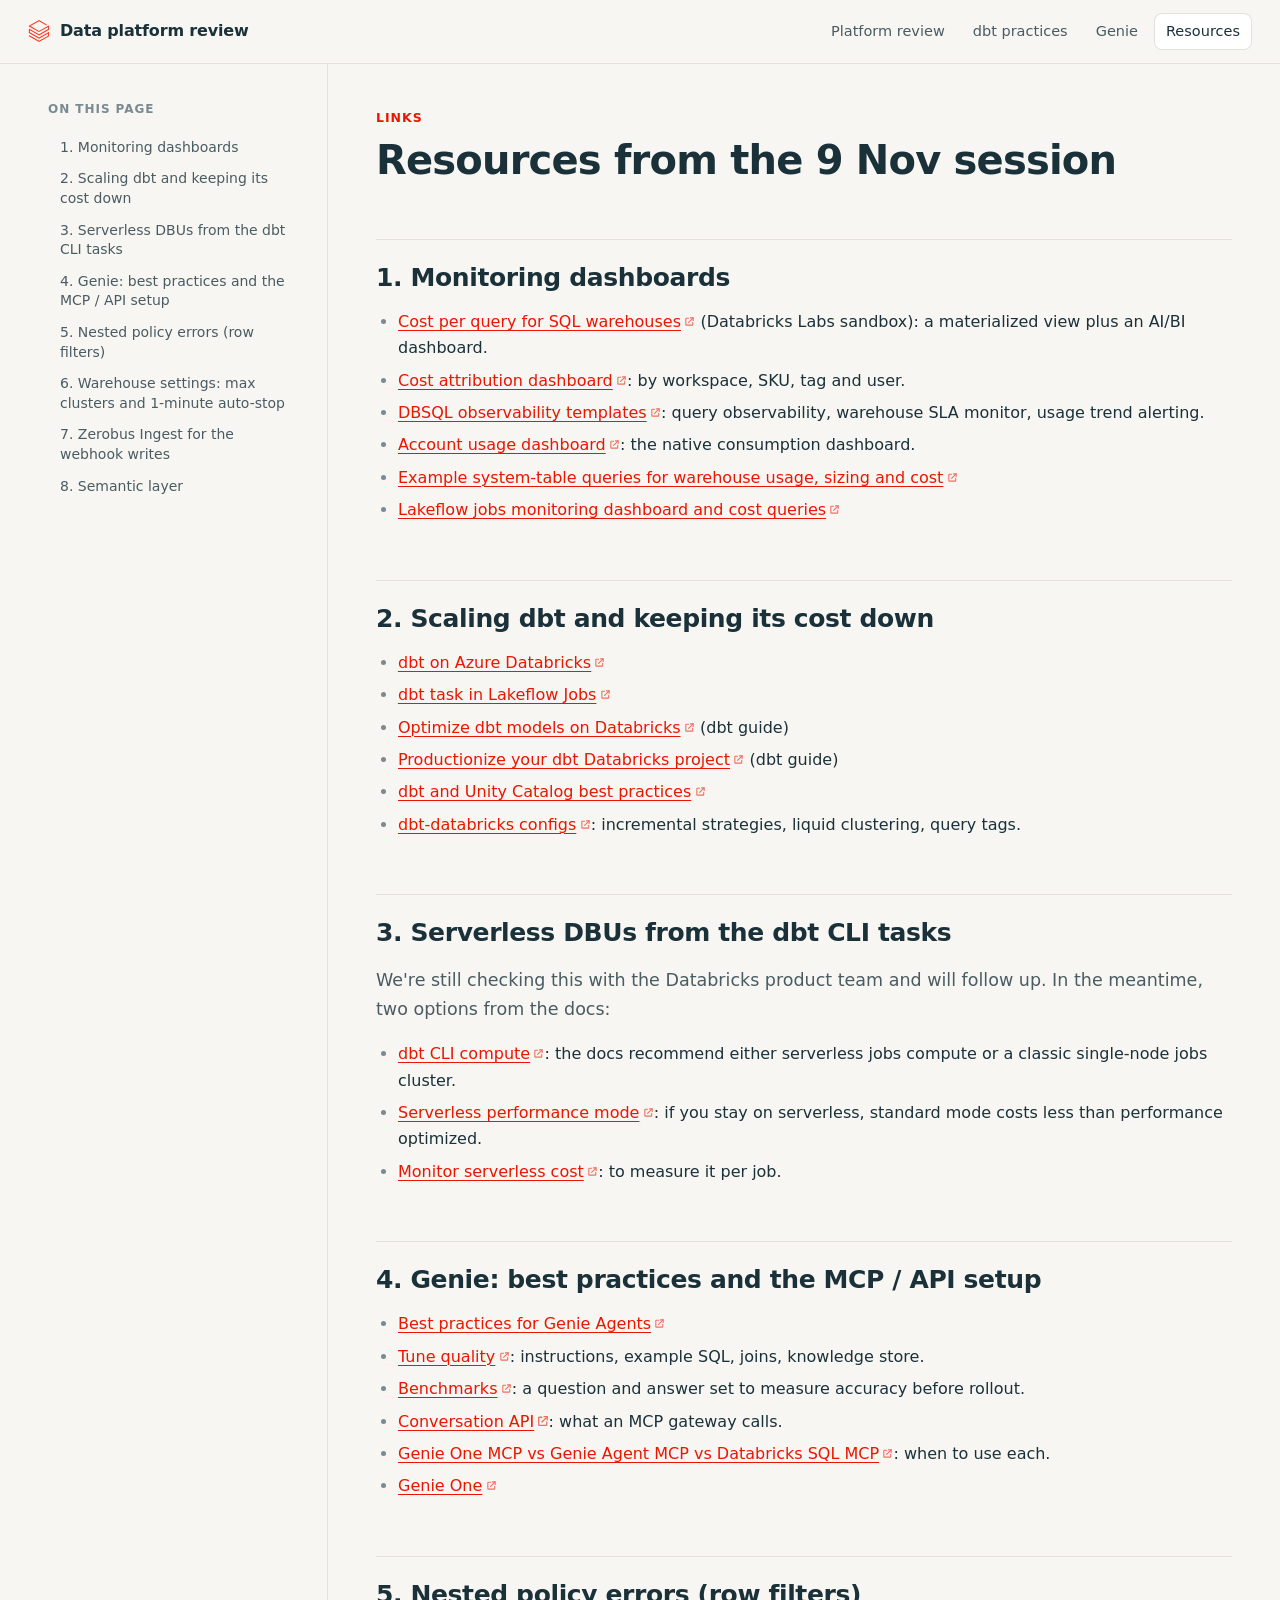
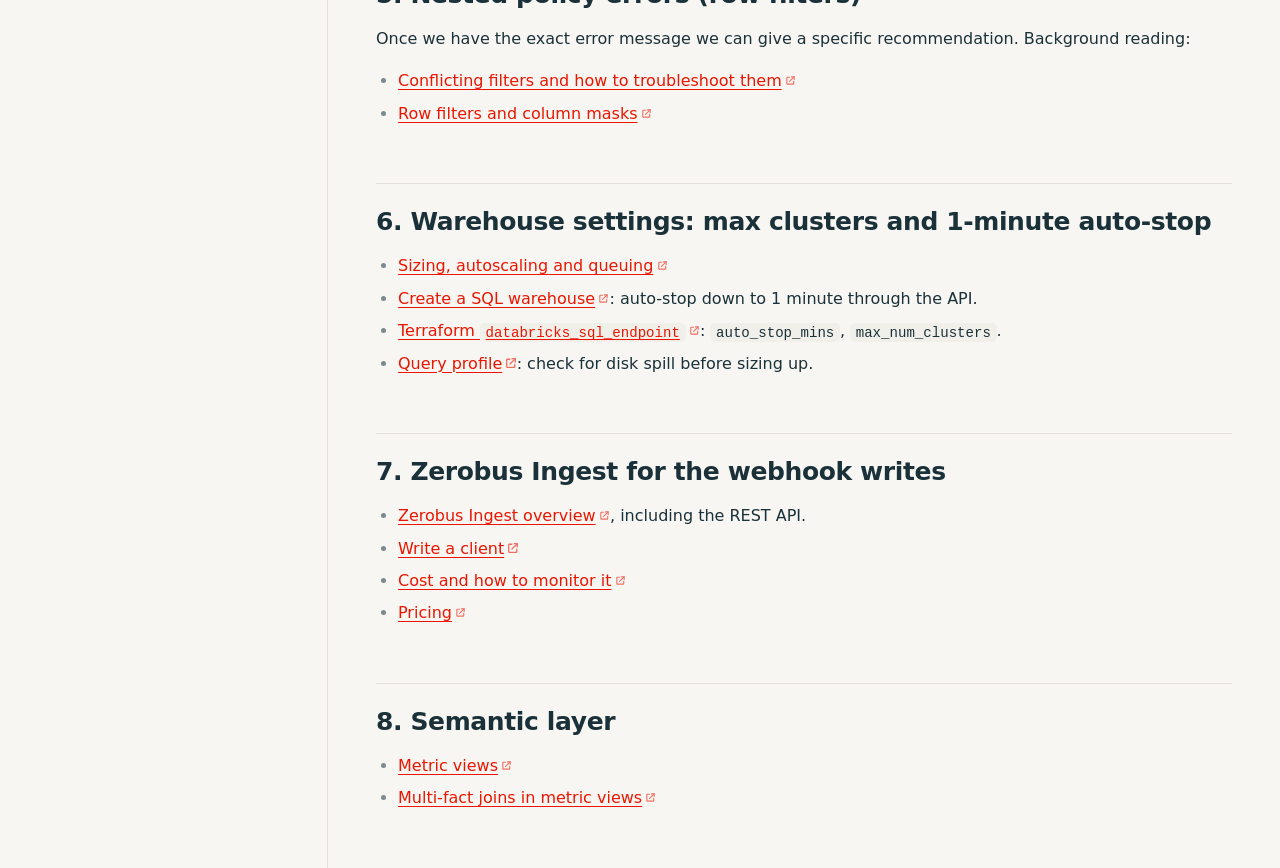
<file: docs/resources.html>
<!doctype html>
<html lang="en">
<head>
<meta charset="utf-8">
<meta name="viewport" content="width=device-width, initial-scale=1">
<meta name="robots" content="noindex, nofollow">
<title>Resources from the 9 Nov session</title>
<link rel="stylesheet" href="style.css">
</head>
<body class="page">
<header class="top">
  <a class="brand" href="index.html"><svg class="mark" viewBox="0 0 24 24" role="img" aria-label="Databricks"><path fill="#FF3621" d="M.95 14.184L12 20.403l9.919-5.55v2.21L12 22.662l-10.484-5.96-.565.308v.77L12 24l11.05-6.218v-4.317l-.515-.309L12 19.118l-9.867-5.653v-2.21L12 16.805l11.05-6.218V6.32l-.565-.308L12 11.974 2.647 6.681 12 1.388l7.76 4.368.668-.411v-.566L12 0 .95 6.27v.72L12 13.207l9.919-5.55v2.26L12 15.52 1.516 9.56l-.565.308Z"/></svg>Data platform review</a>
  <nav class="tabs"><a href="platform-review.html" class="">Platform review</a><a href="warehouse-dbt.html" class="">dbt practices</a><a href="genie.html" class="">Genie</a><a href="resources.html" class="on">Resources</a></nav>
</header>
<div class="layout">
  <aside class="side">
    <div class="side-inner">
      <div class="side-label">On this page</div>
      <ol class="toc"><li><a href="#1-monitoring-dashboards">1. Monitoring dashboards</a></li><li><a href="#2-scaling-dbt-and-keeping-its-cost-down">2. Scaling dbt and keeping its cost down</a></li><li><a href="#3-serverless-dbus-from-the-dbt-cli-tasks">3. Serverless DBUs from the dbt CLI tasks</a></li><li><a href="#4-genie-best-practices-and-the-mcp-api-setup">4. Genie: best practices and the MCP / API setup</a></li><li><a href="#5-nested-policy-errors-row-filters">5. Nested policy errors (row filters)</a></li><li><a href="#6-warehouse-settings-max-clusters-and-1-minute-auto-stop">6. Warehouse settings: max clusters and 1-minute auto-stop</a></li><li><a href="#7-zerobus-ingest-for-the-webhook-writes">7. Zerobus Ingest for the webhook writes</a></li><li><a href="#8-semantic-layer">8. Semantic layer</a></li></ol>
    </div>
  </aside>
  <main class="doc">
    <div class="kicker">Links</div>
    <h1>Resources from the 9 Nov session</h1>
    
<h2 id="1-monitoring-dashboards">1. Monitoring dashboards</h2>
<ul>
<li><a href="https://github.com/databrickslabs/sandbox/tree/main/dbsql/cost_per_query" target="_blank" rel="noopener">Cost per query for SQL warehouses</a> (Databricks Labs sandbox): a materialized view plus an AI/BI dashboard.</li>
<li><a href="https://github.com/databricks-solutions/databricks-blogposts/tree/main/cost-attribution" target="_blank" rel="noopener">Cost attribution dashboard</a>: by workspace, SKU, tag and user.</li>
<li><a href="https://github.com/CodyAustinDavis/dbsql_sme/tree/main/Observability%20Dashboards%20and%20DBA%20Resources" target="_blank" rel="noopener">DBSQL observability templates</a>: query observability, warehouse SLA monitor, usage trend alerting.</li>
<li><a href="https://learn.microsoft.com/en-us/azure/databricks/admin/account-settings/usage" target="_blank" rel="noopener">Account usage dashboard</a>: the native consumption dashboard.</li>
<li><a href="https://learn.microsoft.com/en-us/azure/databricks/compute/sql-warehouse/monitor/queries" target="_blank" rel="noopener">Example system-table queries for warehouse usage, sizing and cost</a></li>
<li><a href="https://learn.microsoft.com/en-us/azure/databricks/admin/system-tables/jobs-cost" target="_blank" rel="noopener">Lakeflow jobs monitoring dashboard and cost queries</a></li>
</ul>
<h2 id="2-scaling-dbt-and-keeping-its-cost-down">2. Scaling dbt and keeping its cost down</h2>
<ul>
<li><a href="https://learn.microsoft.com/en-us/azure/databricks/partners/prep/dbt" target="_blank" rel="noopener">dbt on Azure Databricks</a></li>
<li><a href="https://learn.microsoft.com/en-us/azure/databricks/jobs/tasks/dbt" target="_blank" rel="noopener">dbt task in Lakeflow Jobs</a></li>
<li><a href="https://docs.getdbt.com/guides/optimize-dbt-models-on-databricks" target="_blank" rel="noopener">Optimize dbt models on Databricks</a> (dbt guide)</li>
<li><a href="https://docs.getdbt.com/guides/productionize-your-dbt-databricks-project" target="_blank" rel="noopener">Productionize your dbt Databricks project</a> (dbt guide)</li>
<li><a href="https://docs.getdbt.com/best-practices/dbt-unity-catalog-best-practices" target="_blank" rel="noopener">dbt and Unity Catalog best practices</a></li>
<li><a href="https://docs.getdbt.com/reference/resource-configs/databricks-configs" target="_blank" rel="noopener">dbt-databricks configs</a>: incremental strategies, liquid clustering, query tags.</li>
</ul>
<h2 id="3-serverless-dbus-from-the-dbt-cli-tasks">3. Serverless DBUs from the dbt CLI tasks</h2>
<p>We're still checking this with the Databricks product team and will follow up. In the meantime, two options from the docs:</p>
<ul>
<li><a href="https://learn.microsoft.com/en-us/azure/databricks/jobs/tasks/dbt#configure-a-dbt-task" target="_blank" rel="noopener">dbt CLI compute</a>: the docs recommend either serverless jobs compute or a classic single-node jobs cluster.</li>
<li><a href="https://learn.microsoft.com/en-us/azure/databricks/jobs/run-serverless-jobs#performance" target="_blank" rel="noopener">Serverless performance mode</a>: if you stay on serverless, standard mode costs less than performance optimized.</li>
<li><a href="https://learn.microsoft.com/en-us/azure/databricks/admin/system-tables/serverless-billing" target="_blank" rel="noopener">Monitor serverless cost</a>: to measure it per job.</li>
</ul>
<h2 id="4-genie-best-practices-and-the-mcp-api-setup">4. Genie: best practices and the MCP / API setup</h2>
<ul>
<li><a href="https://learn.microsoft.com/en-us/azure/databricks/genie-agents/best-practices" target="_blank" rel="noopener">Best practices for Genie Agents</a></li>
<li><a href="https://learn.microsoft.com/en-us/azure/databricks/genie-agents/tune-quality" target="_blank" rel="noopener">Tune quality</a>: instructions, example SQL, joins, knowledge store.</li>
<li><a href="https://learn.microsoft.com/en-us/azure/databricks/genie-agents/monitor#benchmarks" target="_blank" rel="noopener">Benchmarks</a>: a question and answer set to measure accuracy before rollout.</li>
<li><a href="https://learn.microsoft.com/en-us/azure/databricks/genie-agents/conversation-api" target="_blank" rel="noopener">Conversation API</a>: what an MCP gateway calls.</li>
<li><a href="https://learn.microsoft.com/en-us/azure/databricks/agents/mcp-tools/built-in-mcp-services#choose-between-genie-one-genie-agent-and-databricks-sql-mcp-servers" target="_blank" rel="noopener">Genie One MCP vs Genie Agent MCP vs Databricks SQL MCP</a>: when to use each.</li>
<li><a href="https://learn.microsoft.com/en-us/azure/databricks/genie-one/" target="_blank" rel="noopener">Genie One</a></li>
</ul>
<h2 id="5-nested-policy-errors-row-filters">5. Nested policy errors (row filters)</h2>
<p>Once we have the exact error message we can give a specific recommendation. Background reading:</p>
<ul>
<li><a href="https://learn.microsoft.com/en-us/azure/databricks/data-governance/unity-catalog/abac/policy-evaluation#troubleshooting-policy-conflicts" target="_blank" rel="noopener">Conflicting filters and how to troubleshoot them</a></li>
<li><a href="https://learn.microsoft.com/en-us/azure/databricks/data-governance/unity-catalog/filters-and-masks/" target="_blank" rel="noopener">Row filters and column masks</a></li>
</ul>
<h2 id="6-warehouse-settings-max-clusters-and-1-minute-auto-stop">6. Warehouse settings: max clusters and 1-minute auto-stop</h2>
<ul>
<li><a href="https://learn.microsoft.com/en-us/azure/databricks/compute/sql-warehouse/warehouse-behavior" target="_blank" rel="noopener">Sizing, autoscaling and queuing</a></li>
<li><a href="https://learn.microsoft.com/en-us/azure/databricks/compute/sql-warehouse/create" target="_blank" rel="noopener">Create a SQL warehouse</a>: auto-stop down to 1 minute through the API.</li>
<li><a href="https://registry.terraform.io/providers/databricks/databricks/latest/docs/resources/sql_endpoint" target="_blank" rel="noopener">Terraform <code>databricks_sql_endpoint</code></a>: <code>auto_stop_mins</code>, <code>max_num_clusters</code>.</li>
<li><a href="https://learn.microsoft.com/en-us/azure/databricks/sql/user/queries/query-profile" target="_blank" rel="noopener">Query profile</a>: check for disk spill before sizing up.</li>
</ul>
<h2 id="7-zerobus-ingest-for-the-webhook-writes">7. Zerobus Ingest for the webhook writes</h2>
<ul>
<li><a href="https://learn.microsoft.com/en-us/azure/databricks/ingestion/zerobus-overview" target="_blank" rel="noopener">Zerobus Ingest overview</a>, including the REST API.</li>
<li><a href="https://learn.microsoft.com/en-us/azure/databricks/ingestion/zerobus-ingest" target="_blank" rel="noopener">Write a client</a></li>
<li><a href="https://learn.microsoft.com/en-us/azure/databricks/ingestion/zerobus-overview#cost" target="_blank" rel="noopener">Cost and how to monitor it</a></li>
<li><a href="https://www.databricks.com/product/pricing/lakeflow-connect" target="_blank" rel="noopener">Pricing</a></li>
</ul>
<h2 id="8-semantic-layer">8. Semantic layer</h2>
<ul>
<li><a href="https://learn.microsoft.com/en-us/azure/databricks/uc-semantics/metric-views/" target="_blank" rel="noopener">Metric views</a></li>
<li><a href="https://learn.microsoft.com/en-us/azure/databricks/uc-semantics/metric-views/joins" target="_blank" rel="noopener">Multi-fact joins in metric views</a></li>
</ul>
  </main>
</div>
</body>
</html>
</file>
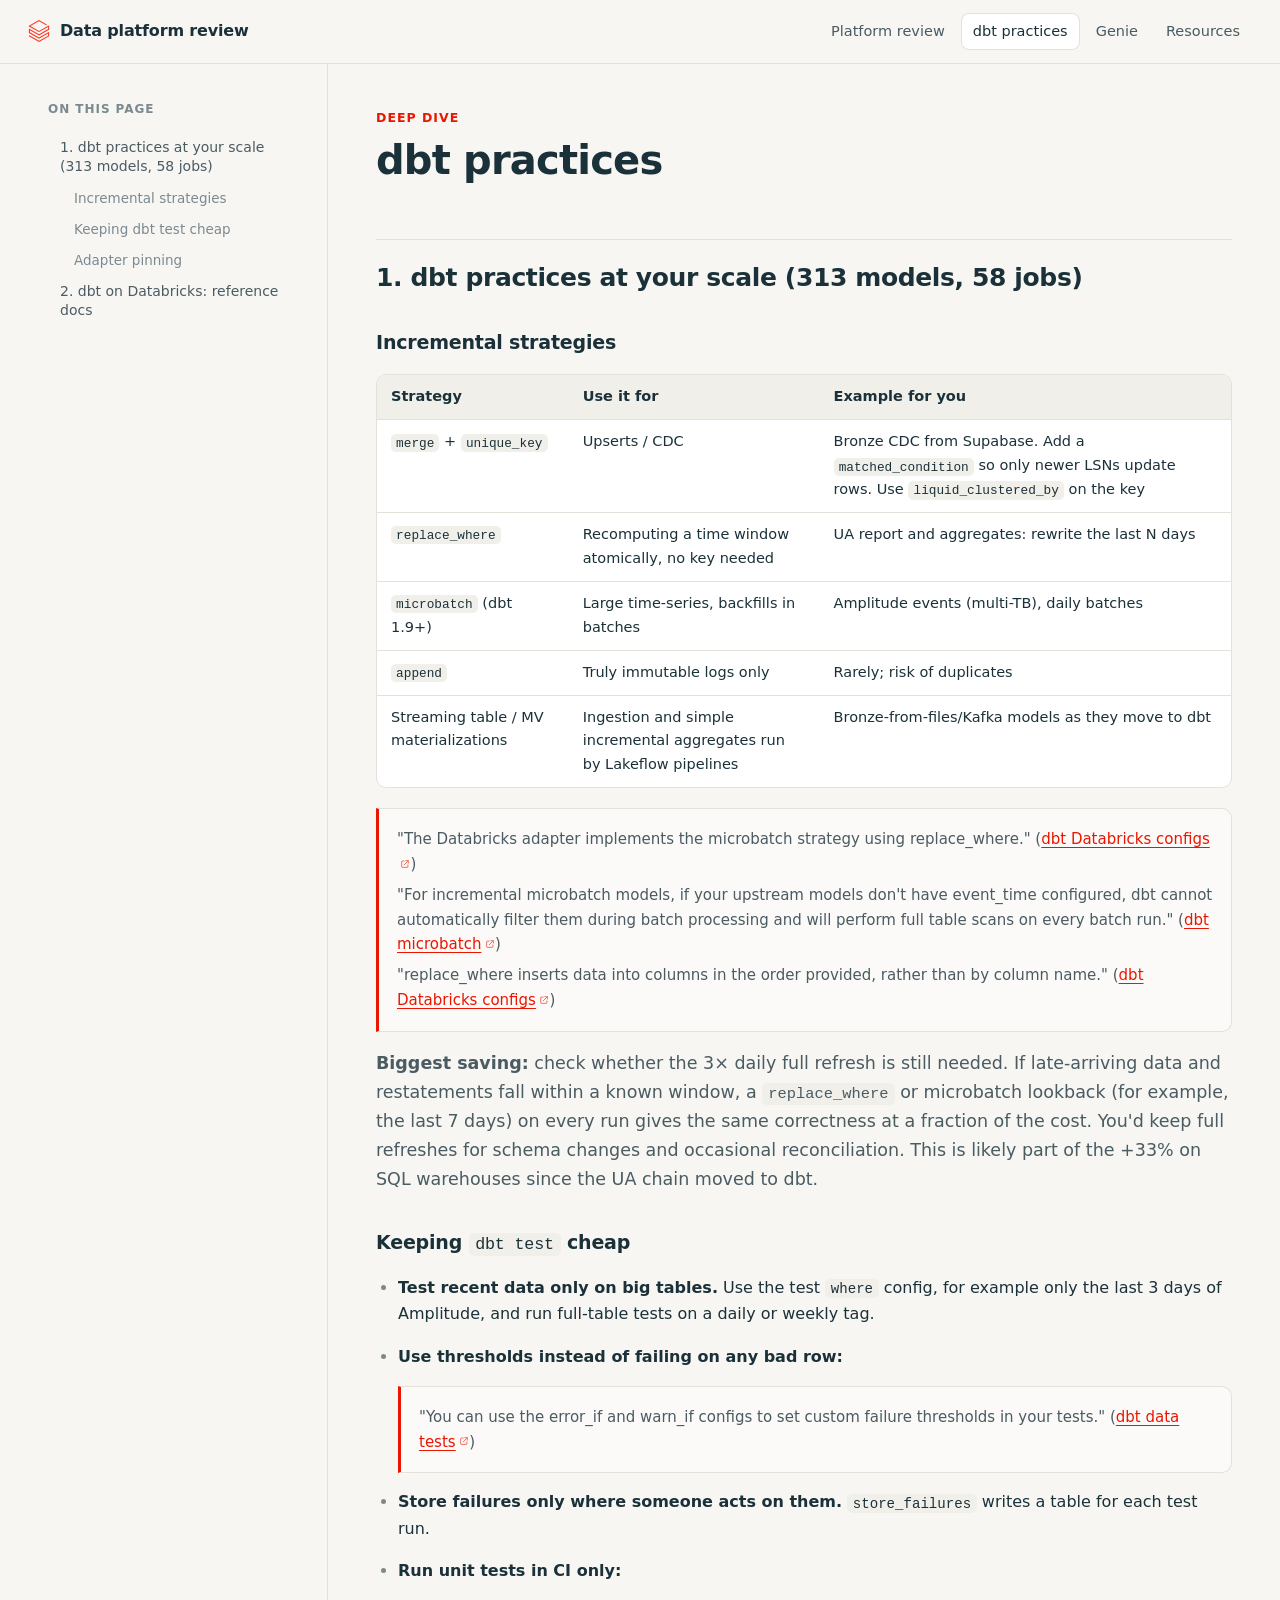
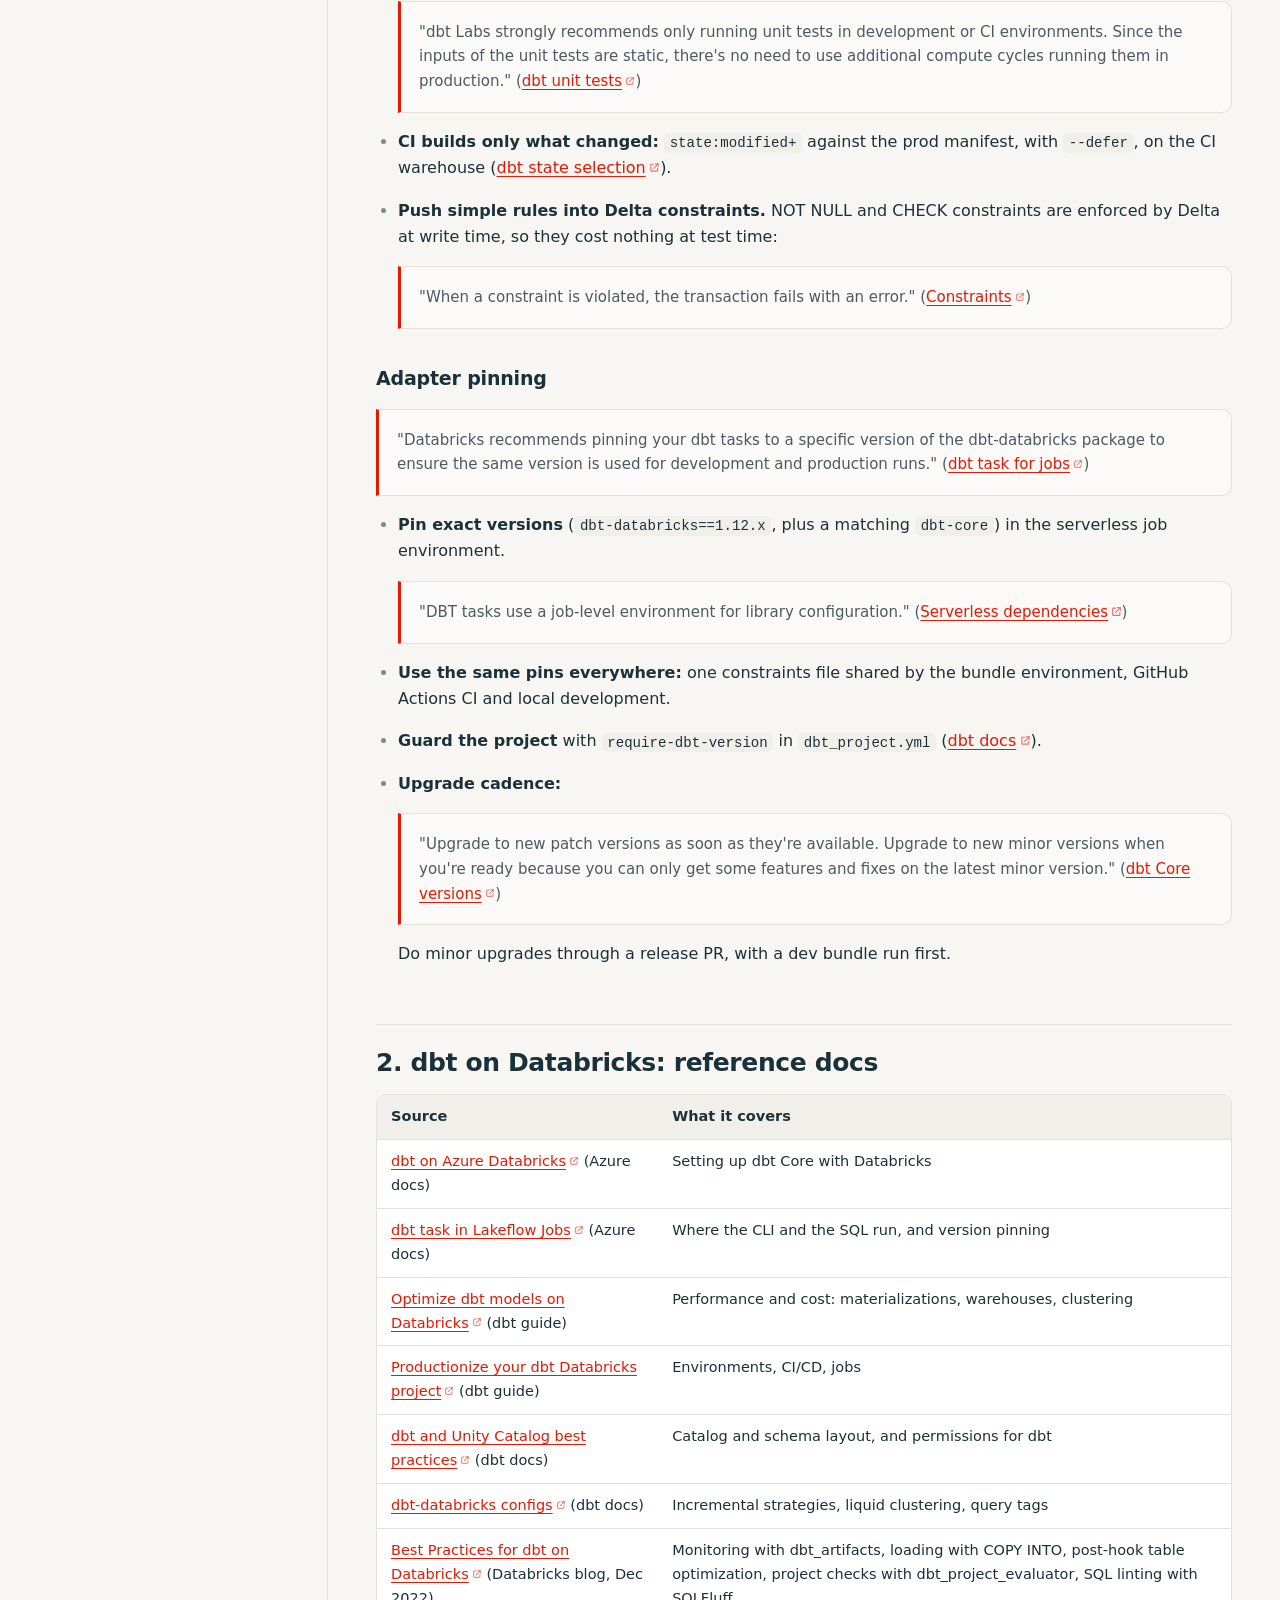
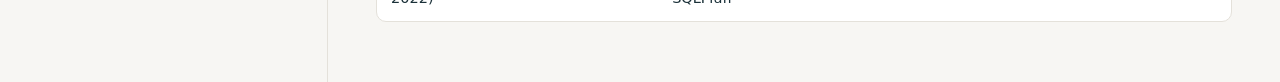
<file: docs/warehouse-dbt.html>
<!doctype html>
<html lang="en">
<head>
<meta charset="utf-8">
<meta name="viewport" content="width=device-width, initial-scale=1">
<meta name="robots" content="noindex, nofollow">
<title>dbt practices</title>
<link rel="stylesheet" href="style.css">
</head>
<body class="page">
<header class="top">
  <a class="brand" href="index.html"><svg class="mark" viewBox="0 0 24 24" role="img" aria-label="Databricks"><path fill="#FF3621" d="M.95 14.184L12 20.403l9.919-5.55v2.21L12 22.662l-10.484-5.96-.565.308v.77L12 24l11.05-6.218v-4.317l-.515-.309L12 19.118l-9.867-5.653v-2.21L12 16.805l11.05-6.218V6.32l-.565-.308L12 11.974 2.647 6.681 12 1.388l7.76 4.368.668-.411v-.566L12 0 .95 6.27v.72L12 13.207l9.919-5.55v2.26L12 15.52 1.516 9.56l-.565.308Z"/></svg>Data platform review</a>
  <nav class="tabs"><a href="platform-review.html" class="">Platform review</a><a href="warehouse-dbt.html" class="on">dbt practices</a><a href="genie.html" class="">Genie</a><a href="resources.html" class="">Resources</a></nav>
</header>
<div class="layout">
  <aside class="side">
    <div class="side-inner">
      <div class="side-label">On this page</div>
      <ol class="toc"><li><a href="#1-dbt-practices-at-your-scale-313-models-58-jobs">1. dbt practices at your scale (313 models, 58 jobs)</a></li><li class="sub"><a href="#incremental-strategies">Incremental strategies</a></li><li class="sub"><a href="#keeping-dbt-test-cheap">Keeping dbt test cheap</a></li><li class="sub"><a href="#adapter-pinning">Adapter pinning</a></li><li><a href="#2-dbt-on-databricks-reference-docs">2. dbt on Databricks: reference docs</a></li></ol>
    </div>
  </aside>
  <main class="doc">
    <div class="kicker">Deep dive</div>
    <h1>dbt practices</h1>
    
<h2 id="1-dbt-practices-at-your-scale-313-models-58-jobs">1. dbt practices at your scale (313 models, 58 jobs)</h2>
<h3 id="incremental-strategies">Incremental strategies</h3>
<div class="table-wrap"><table>
<thead>
<tr>
<th>Strategy</th>
<th>Use it for</th>
<th>Example for you</th>
</tr>
</thead>
<tbody>
<tr>
<td><code>merge</code> + <code>unique_key</code></td>
<td>Upserts / CDC</td>
<td>Bronze CDC from Supabase. Add a <code>matched_condition</code> so only newer LSNs update rows. Use <code>liquid_clustered_by</code> on the key</td>
</tr>
<tr>
<td><code>replace_where</code></td>
<td>Recomputing a time window atomically, no key needed</td>
<td>UA report and aggregates: rewrite the last N days</td>
</tr>
<tr>
<td><code>microbatch</code> (dbt 1.9+)</td>
<td>Large time-series, backfills in batches</td>
<td>Amplitude events (multi-TB), daily batches</td>
</tr>
<tr>
<td><code>append</code></td>
<td>Truly immutable logs only</td>
<td>Rarely; risk of duplicates</td>
</tr>
<tr>
<td>Streaming table / MV materializations</td>
<td>Ingestion and simple incremental aggregates run by Lakeflow pipelines</td>
<td>Bronze-from-files/Kafka models as they move to dbt</td>
</tr>
</tbody>
</table></div>
<blockquote>
<p>"The Databricks adapter implements the microbatch strategy using replace_where." (<a href="https://docs.getdbt.com/reference/resource-configs/databricks-configs" target="_blank" rel="noopener">dbt Databricks configs</a>)</p>
<p>"For incremental microbatch models, if your upstream models don't have event_time configured, dbt cannot automatically filter them during batch processing and will perform full table scans on every batch run." (<a href="https://docs.getdbt.com/docs/build/incremental-microbatch" target="_blank" rel="noopener">dbt microbatch</a>)</p>
<p>"replace_where inserts data into columns in the order provided, rather than by column name." (<a href="https://docs.getdbt.com/reference/resource-configs/databricks-configs" target="_blank" rel="noopener">dbt Databricks configs</a>)</p>
</blockquote>
<p><strong>Biggest saving:</strong> check whether the 3× daily full refresh is still needed. If late-arriving data and restatements fall within a known window, a <code>replace_where</code> or microbatch lookback (for example, the last 7 days) on every run gives the same correctness at a fraction of the cost. You'd keep full refreshes for schema changes and occasional reconciliation. This is likely part of the +33% on SQL warehouses since the UA chain moved to dbt.</p>
<h3 id="keeping-dbt-test-cheap">Keeping <code>dbt test</code> cheap</h3>
<ul>
<li><strong>Test recent data only on big tables.</strong> Use the test <code>where</code> config, for example only the last 3 days of Amplitude, and run full-table tests on a daily or weekly tag.</li>
<li>
<p><strong>Use thresholds instead of failing on any bad row:</strong></p>
<blockquote>
<p>"You can use the error_if and warn_if configs to set custom failure thresholds in your tests." (<a href="https://docs.getdbt.com/docs/build/data-tests" target="_blank" rel="noopener">dbt data tests</a>)</p>
</blockquote>
</li>
<li>
<p><strong>Store failures only where someone acts on them.</strong> <code>store_failures</code> writes a table for each test run.</p>
</li>
<li>
<p><strong>Run unit tests in CI only:</strong></p>
<blockquote>
<p>"dbt Labs strongly recommends only running unit tests in development or CI environments. Since the inputs of the unit tests are static, there's no need to use additional compute cycles running them in production." (<a href="https://docs.getdbt.com/docs/build/unit-tests" target="_blank" rel="noopener">dbt unit tests</a>)</p>
</blockquote>
</li>
<li>
<p><strong>CI builds only what changed:</strong> <code>state:modified+</code> against the prod manifest, with <code>--defer</code>, on the CI warehouse (<a href="https://docs.getdbt.com/reference/node-selection/methods" target="_blank" rel="noopener">dbt state selection</a>).</p>
</li>
<li>
<p><strong>Push simple rules into Delta constraints.</strong> NOT NULL and CHECK constraints are enforced by Delta at write time, so they cost nothing at test time:</p>
<blockquote>
<p>"When a constraint is violated, the transaction fails with an error." (<a href="https://learn.microsoft.com/en-us/azure/databricks/tables/constraints" target="_blank" rel="noopener">Constraints</a>)</p>
</blockquote>
</li>
</ul>
<h3 id="adapter-pinning">Adapter pinning</h3>
<blockquote>
<p>"Databricks recommends pinning your dbt tasks to a specific version of the dbt-databricks package to ensure the same version is used for development and production runs." (<a href="https://learn.microsoft.com/en-us/azure/databricks/jobs/tasks/dbt" target="_blank" rel="noopener">dbt task for jobs</a>)</p>
</blockquote>
<ul>
<li>
<p><strong>Pin exact versions</strong> (<code>dbt-databricks==1.12.x</code>, plus a matching <code>dbt-core</code>) in the serverless job environment.</p>
<blockquote>
<p>"DBT tasks use a job-level environment for library configuration." (<a href="https://learn.microsoft.com/en-us/azure/databricks/compute/serverless/dependencies" target="_blank" rel="noopener">Serverless dependencies</a>)</p>
</blockquote>
</li>
<li>
<p><strong>Use the same pins everywhere:</strong> one constraints file shared by the bundle environment, GitHub Actions CI and local development.</p>
</li>
<li><strong>Guard the project</strong> with <code>require-dbt-version</code> in <code>dbt_project.yml</code> (<a href="https://docs.getdbt.com/reference/project-configs/require-dbt-version" target="_blank" rel="noopener">dbt docs</a>).</li>
<li>
<p><strong>Upgrade cadence:</strong></p>
<blockquote>
<p>"Upgrade to new patch versions as soon as they're available. Upgrade to new minor versions when you're ready because you can only get some features and fixes on the latest minor version." (<a href="https://docs.getdbt.com/docs/dbt-versions/core" target="_blank" rel="noopener">dbt Core versions</a>)</p>
</blockquote>
<p>Do minor upgrades through a release PR, with a dev bundle run first.</p>
</li>
</ul>
<h2 id="2-dbt-on-databricks-reference-docs">2. dbt on Databricks: reference docs</h2>
<div class="table-wrap"><table>
<thead>
<tr>
<th>Source</th>
<th>What it covers</th>
</tr>
</thead>
<tbody>
<tr>
<td><a href="https://learn.microsoft.com/en-us/azure/databricks/partners/prep/dbt" target="_blank" rel="noopener">dbt on Azure Databricks</a> (Azure docs)</td>
<td>Setting up dbt Core with Databricks</td>
</tr>
<tr>
<td><a href="https://learn.microsoft.com/en-us/azure/databricks/jobs/tasks/dbt" target="_blank" rel="noopener">dbt task in Lakeflow Jobs</a> (Azure docs)</td>
<td>Where the CLI and the SQL run, and version pinning</td>
</tr>
<tr>
<td><a href="https://docs.getdbt.com/guides/optimize-dbt-models-on-databricks" target="_blank" rel="noopener">Optimize dbt models on Databricks</a> (dbt guide)</td>
<td>Performance and cost: materializations, warehouses, clustering</td>
</tr>
<tr>
<td><a href="https://docs.getdbt.com/guides/productionize-your-dbt-databricks-project" target="_blank" rel="noopener">Productionize your dbt Databricks project</a> (dbt guide)</td>
<td>Environments, CI/CD, jobs</td>
</tr>
<tr>
<td><a href="https://docs.getdbt.com/best-practices/dbt-unity-catalog-best-practices" target="_blank" rel="noopener">dbt and Unity Catalog best practices</a> (dbt docs)</td>
<td>Catalog and schema layout, and permissions for dbt</td>
</tr>
<tr>
<td><a href="https://docs.getdbt.com/reference/resource-configs/databricks-configs" target="_blank" rel="noopener">dbt-databricks configs</a> (dbt docs)</td>
<td>Incremental strategies, liquid clustering, query tags</td>
</tr>
<tr>
<td><a href="https://www.databricks.com/blog/2022/12/15/best-practices-super-powering-your-dbt-project-databricks.html" target="_blank" rel="noopener">Best Practices for dbt on Databricks</a> (Databricks blog, Dec 2022)</td>
<td>Monitoring with dbt_artifacts, loading with COPY INTO, post-hook table optimization, project checks with dbt_project_evaluator, SQL linting with SQLFluff</td>
</tr>
</tbody>
</table></div>
  </main>
</div>
</body>
</html>
</file>
<file: docs/style.css>
:root {
  --bg: #f7f6f3;
  --surface: #ffffff;
  --ink: #1b3139;
  --ink-2: #4a5b62;
  --ink-3: #7b8a90;
  --line: #e4e1da;
  --accent: #eb1600;
  --accent-soft: #fdece9;
  --code-bg: #f1efea;
  --quote-bg: #fbfaf8;
  --shadow: 0 1px 2px rgba(27, 49, 57, .06), 0 8px 24px rgba(27, 49, 57, .06);
  --radius: 12px;
  --sans: "Inter", ui-sans-serif, system-ui, -apple-system, "Segoe UI", Roboto, "Helvetica Neue", Arial, sans-serif;
  --mono: ui-monospace, "SF Mono", "JetBrains Mono", Menlo, Consolas, monospace;
}

@media (prefers-color-scheme: dark) {
  :root {
    --bg: #0f1a1e;
    --surface: #152328;
    --ink: #e8eef0;
    --ink-2: #b4c2c7;
    --ink-3: #849499;
    --line: #26383e;
    --accent: #ff5f46;
    --accent-soft: #2a1d1b;
    --code-bg: #1c2d33;
    --quote-bg: #182a30;
    --shadow: 0 1px 2px rgba(0, 0, 0, .3), 0 8px 24px rgba(0, 0, 0, .25);
  }
}

* { box-sizing: border-box; }
html { scroll-behavior: smooth; scroll-padding-top: 84px; }
body {
  margin: 0;
  background: var(--bg);
  color: var(--ink);
  font: 16px/1.65 var(--sans);
  -webkit-font-smoothing: antialiased;
}

a { color: var(--accent); text-decoration-thickness: 1px; text-underline-offset: 3px; }
a:hover { text-decoration-thickness: 2px; }

.ic { width: 22px; height: 22px; flex: none; }
.ic.sm { width: 16px; height: 16px; }

/* Top bar */
.top {
  position: sticky; top: 0; z-index: 10;
  display: flex; align-items: center; gap: 24px;
  height: 64px; padding: 0 28px;
  background: color-mix(in srgb, var(--bg) 86%, transparent);
  backdrop-filter: saturate(1.4) blur(10px);
  border-bottom: 1px solid var(--line);
}
.brand {
  display: flex; align-items: center; gap: 10px;
  font-weight: 650; letter-spacing: -.01em; color: var(--ink); text-decoration: none; white-space: nowrap;
}
.mark { width: 22px; height: 22px; display: block; flex: none; }
.tabs { display: flex; gap: 4px; margin-left: auto; overflow-x: auto; }
.tabs a {
  padding: 7px 12px; border-radius: 8px; white-space: nowrap;
  color: var(--ink-2); text-decoration: none; font-size: 14.5px; font-weight: 500;
}
.tabs a:hover { background: var(--surface); color: var(--ink); }
.tabs a.on { background: var(--surface); color: var(--ink); box-shadow: inset 0 0 0 1px var(--line); }

.kicker {
  font-size: 12.5px; font-weight: 650; letter-spacing: .08em; text-transform: uppercase; color: var(--accent);
}

/* Landing */
.landing { max-width: 1120px; margin: 0 auto; padding: 72px 28px 40px; }
.hero { max-width: 760px; }
.hero h1 { font-size: clamp(34px, 5vw, 52px); line-height: 1.08; letter-spacing: -.025em; margin: 10px 0 18px; }
.lede { font-size: 18.5px; color: var(--ink-2); margin: 0; }
.cards { display: grid; grid-template-columns: repeat(auto-fit, minmax(290px, 1fr)); gap: 20px; margin-top: 52px; }
.card {
  display: flex; flex-direction: column; gap: 6px;
  padding: 26px; border-radius: var(--radius);
  background: var(--surface); border: 1px solid var(--line); box-shadow: var(--shadow);
  color: var(--ink); text-decoration: none;
  transition: transform .18s ease, border-color .18s ease;
}
.card:hover { transform: translateY(-3px); border-color: color-mix(in srgb, var(--accent) 45%, var(--line)); }
.card-ic {
  display: grid; place-items: center; width: 44px; height: 44px; margin-bottom: 12px;
  border-radius: 10px; background: var(--accent-soft); color: var(--accent);
}
.card-kicker { font-size: 12px; font-weight: 650; letter-spacing: .08em; text-transform: uppercase; color: var(--ink-3); }
.card h2 { margin: 0; font-size: 21px; letter-spacing: -.01em; }
.card p { margin: 4px 0 14px; color: var(--ink-2); font-size: 15px; }
.card-go { margin-top: auto; display: inline-flex; align-items: center; gap: 6px; color: var(--accent); font-weight: 600; font-size: 14.5px; }

/* Document pages */
.layout {
  display: grid; grid-template-columns: 280px minmax(0, 1fr);
  gap: 48px; max-width: 1240px; margin: 0 auto; padding: 0 28px;
}
.side { border-right: 1px solid var(--line); }
.side-inner { position: sticky; top: 64px; max-height: calc(100vh - 64px); overflow-y: auto; padding: 36px 20px 36px 0; }
.side-label { font-size: 12px; font-weight: 650; letter-spacing: .08em; text-transform: uppercase; color: var(--ink-3); margin-bottom: 12px; }
.toc { list-style: none; margin: 0; padding: 0; }
.toc li a {
  display: block; padding: 6px 10px; border-radius: 6px; border-left: 2px solid transparent;
  color: var(--ink-2); text-decoration: none; font-size: 14px; line-height: 1.4;
}
.toc li a:hover { background: var(--surface); color: var(--ink); }
.toc li.sub a { padding-left: 24px; font-size: 13.5px; color: var(--ink-3); }

.doc { max-width: 860px; padding: 44px 0 40px; min-width: 0; }
.doc h1 { font-size: clamp(30px, 4vw, 40px); line-height: 1.15; letter-spacing: -.02em; margin: 8px 0 22px; }
.doc h2 {
  font-size: 25px; line-height: 1.25; letter-spacing: -.015em;
  margin: 56px 0 14px; padding-top: 22px; border-top: 1px solid var(--line);
}
.doc h3 { font-size: 19px; margin: 34px 0 10px; letter-spacing: -.01em; }
.doc p, .doc li { color: var(--ink); }
.doc > p:first-of-type { font-size: 17.5px; color: var(--ink-2); }
.doc hr { border: 0; height: 1px; background: var(--line); margin: 36px 0; }
.doc ul, .doc ol { padding-left: 22px; }
.doc li { margin: 6px 0; }
.doc li::marker { color: var(--ink-3); }
.doc strong { font-weight: 650; }

.doc code {
  font: .88em/1.4 var(--mono); background: var(--code-bg); padding: .12em .4em; border-radius: 5px;
}
.doc pre {
  background: var(--code-bg); border: 1px solid var(--line); border-radius: 10px;
  padding: 14px 16px; overflow-x: auto; margin: 12px 0;
}
.doc pre code { background: none; padding: 0; font-size: 13.5px; line-height: 1.55; white-space: pre-wrap; overflow-wrap: anywhere; }

.doc blockquote {
  margin: 14px 0; padding: 12px 18px;
  background: var(--quote-bg); border: 1px solid var(--line); border-left: 3px solid var(--accent);
  border-radius: 0 10px 10px 0; color: var(--ink-2); font-size: 15px;
}
.doc blockquote p { margin: 6px 0; color: var(--ink-2); }

.table-wrap {
  overflow-x: auto; margin: 16px 0 20px;
  border: 1px solid var(--line); border-radius: 10px; background: var(--surface);
}
.doc table { border-collapse: collapse; width: 100%; font-size: 14.5px; }
.doc th, .doc td { text-align: left; vertical-align: top; padding: 10px 14px; border-bottom: 1px solid var(--line); }
.doc th { font-weight: 650; background: var(--code-bg); white-space: nowrap; }
.doc tr:last-child td { border-bottom: 0; }
.doc td strong:only-child { color: var(--accent); font-size: 12.5px; letter-spacing: .06em; text-transform: uppercase; }

.doc a[target="_blank"]::after {
  content: ""; display: inline-block; width: .7em; height: .7em; margin-left: .2em;
  background: currentColor; opacity: .6;
  -webkit-mask: url("data:image/svg+xml,%3Csvg xmlns='http://www.w3.org/2000/svg' viewBox='0 0 24 24' fill='none' stroke='black' stroke-width='2.4' stroke-linecap='round' stroke-linejoin='round'%3E%3Cpath d='M14 4h6v6'/%3E%3Cpath d='M10 14 20 4'/%3E%3Cpath d='M19 14v5a1 1 0 0 1-1 1H5a1 1 0 0 1-1-1V6a1 1 0 0 1 1-1h5'/%3E%3C/svg%3E") center / contain no-repeat;
          mask: url("data:image/svg+xml,%3Csvg xmlns='http://www.w3.org/2000/svg' viewBox='0 0 24 24' fill='none' stroke='black' stroke-width='2.4' stroke-linecap='round' stroke-linejoin='round'%3E%3Cpath d='M14 4h6v6'/%3E%3Cpath d='M10 14 20 4'/%3E%3Cpath d='M19 14v5a1 1 0 0 1-1 1H5a1 1 0 0 1-1-1V6a1 1 0 0 1 1-1h5'/%3E%3C/svg%3E") center / contain no-repeat;
}

.foot {
  max-width: 1240px; margin: 40px auto 0; padding: 24px 28px 40px;
  border-top: 1px solid var(--line); color: var(--ink-3); font-size: 13.5px;
}

@media (max-width: 900px) {
  .layout { grid-template-columns: 1fr; gap: 0; }
  .side { border-right: 0; border-bottom: 1px solid var(--line); }
  .side-inner { position: static; max-height: none; padding: 20px 0; }
  .top { gap: 12px; padding: 0 16px; }
  .brand { font-size: 15px; }
  .landing { padding-top: 48px; }
}

@media print {
  .top, .side { display: none; }
  .layout { display: block; }
  .doc a[target="_blank"]::after { display: none; }
}
</file>
<file: docs/genie/style.css>
/* Genie session deck. Tokens match the review site (site/src/style.css). */
:root {
  --bg: #f7f6f3;
  --surface: #ffffff;
  --ink: #1b3139;
  --ink-2: #4a5b62;
  --ink-3: #7b8a90;
  --line: #e4e1da;
  --accent: #eb1600;
  --accent-soft: #fdece9;
  --code-bg: #f1efea;
  --quote-bg: #fbfaf8;
  --ok: #1f7a4d;
  --ok-soft: #e6f3ec;
  --warn: #9a5b00;
  --warn-soft: #fbf0dc;
  --info: #24527a;
  --info-soft: #e7eff7;
  --shadow: 0 1px 2px rgba(27, 49, 57, .06), 0 8px 24px rgba(27, 49, 57, .06);
  --radius: 12px;
  --sans: "Inter", ui-sans-serif, system-ui, -apple-system, "Segoe UI", Roboto, "Helvetica Neue", Arial, sans-serif;
  --mono: ui-monospace, "SF Mono", "JetBrains Mono", Menlo, Consolas, monospace;
}

@media (prefers-color-scheme: dark) {
  :root {
    --bg: #0f1a1e;
    --surface: #152328;
    --ink: #e8eef0;
    --ink-2: #b4c2c7;
    --ink-3: #849499;
    --line: #26383e;
    --accent: #ff5f46;
    --accent-soft: #2a1d1b;
    --code-bg: #1c2d33;
    --quote-bg: #182a30;
    --ok: #5fd39a;
    --ok-soft: #15302a;
    --warn: #f2b45a;
    --warn-soft: #2f2615;
    --info: #8cc1ee;
    --info-soft: #17283a;
    --shadow: 0 1px 2px rgba(0, 0, 0, .3), 0 8px 24px rgba(0, 0, 0, .25);
  }
}

* { box-sizing: border-box; }
html, body { height: 100%; }
body {
  margin: 0;
  background: var(--bg);
  color: var(--ink);
  font: 16px/1.5 var(--sans);
  -webkit-font-smoothing: antialiased;
  overflow: hidden;
}
a { color: var(--accent); text-decoration-thickness: 1px; text-underline-offset: 3px; }
code, pre { font-family: var(--mono); }
.ic { width: 22px; height: 22px; flex: none; stroke: currentColor; fill: none; stroke-width: 1.8; stroke-linecap: round; stroke-linejoin: round; }
.ic.sm { width: 15px; height: 15px; }
.ic.lg { width: 30px; height: 30px; }

/* Stage: fixed 1280x720 canvas scaled to the window */
.stage { position: fixed; inset: 0; display: grid; place-items: center; }
.deck { position: relative; width: 1280px; height: 720px; transform-origin: center center; }
.slide {
  position: absolute; inset: 0;
  display: none; flex-direction: column;
  padding: 48px 60px 40px;
  background: var(--bg);
  border-radius: 6px;
}
.slide.active { display: flex; animation: fade .25s ease; }
@media (prefers-reduced-motion: reduce) { .slide.active { animation: none; } }
@keyframes fade { from { opacity: 0; transform: translateY(4px); } to { opacity: 1; transform: none; } }

.kicker {
  display: inline-flex; align-items: center; gap: 8px;
  color: var(--accent); font-size: 13px; font-weight: 600; letter-spacing: .08em; text-transform: uppercase;
}
.kicker::before { content: ""; width: 18px; height: 2px; background: var(--accent); border-radius: 2px; }
h1 { margin: 8px 0 6px; font-size: 38px; line-height: 1.15; letter-spacing: -.02em; }
h2 { margin: 0 0 6px; font-size: 19px; line-height: 1.25; letter-spacing: -.01em; }
h3 { margin: 0 0 4px; font-size: 14px; letter-spacing: .02em; text-transform: uppercase; color: var(--ink-3); font-weight: 600; }
.lede { margin: 0 0 22px; color: var(--ink-2); font-size: 18px; max-width: 980px; }
.body { flex: 1; min-height: 0; display: flex; flex-direction: column; }

/* Footer */
.foot {
  display: flex; align-items: center; justify-content: space-between; gap: 16px;
  margin-top: 14px; padding-top: 10px; border-top: 1px solid var(--line);
  font-size: 12px; color: var(--ink-3);
}
.foot .docs { display: flex; flex-wrap: wrap; gap: 4px 14px; }
.foot .docs a { color: var(--ink-3); text-decoration: none; display: inline-flex; align-items: center; gap: 4px; }
.foot .docs a:hover { color: var(--accent); }
.foot .docs b { color: var(--ink-2); font-weight: 600; }

/* Cards */
.grid { display: grid; gap: 16px; }
.g3 { grid-template-columns: repeat(3, 1fr); }
.g4 { grid-template-columns: repeat(4, 1fr); }
.g2 { grid-template-columns: repeat(2, 1fr); }
.card {
  background: var(--surface); border: 1px solid var(--line); border-radius: var(--radius);
  box-shadow: var(--shadow); padding: 18px 20px; min-width: 0;
}
.card .head { display: flex; align-items: center; gap: 12px; margin-bottom: 8px; }
.badge-ic {
  width: 44px; height: 44px; border-radius: 10px; display: grid; place-items: center;
  background: var(--accent-soft); color: var(--accent); flex: none;
}
.card p { margin: 0 0 10px; color: var(--ink-2); font-size: 14.5px; }
.card ul { margin: 0; padding-left: 0; list-style: none; }
.card li { position: relative; padding-left: 18px; margin: 5px 0; font-size: 14px; color: var(--ink); }
.card li::before { content: ""; position: absolute; left: 3px; top: 9px; width: 6px; height: 6px; border-radius: 50%; background: var(--accent); }
.card .when { margin-top: 12px; padding-top: 10px; border-top: 1px dashed var(--line); }
.card .when li::before { background: transparent; border: 1.6px solid var(--ink-3); width: 7px; height: 7px; top: 8px; }

.pill {
  display: inline-flex; align-items: center; gap: 5px; white-space: nowrap;
  font-size: 11px; font-weight: 600; letter-spacing: .02em;
  padding: 2px 8px; border-radius: 999px; border: 1px solid transparent;
}
.pill.ga { background: var(--ok-soft); color: var(--ok); }
.pill.pp { background: var(--info-soft); color: var(--info); }
.pill.beta { background: var(--warn-soft); color: var(--warn); }
.pill.soon { background: transparent; color: var(--ink-3); border-color: var(--line); }

/* Tiles slide 1 */
.tiles .card { display: flex; flex-direction: column; padding: 18px 20px 14px; }
.tiles .card h2 { font-size: 22px; }
.tiles .tag { font-size: 13px; color: var(--ink-3); margin-top: 2px; }
.tiles .card p.what { font-size: 14.5px; color: var(--ink); margin-bottom: 6px; }
.tiles .card li { font-size: 13.5px; margin: 3px 0; line-height: 1.4; }
.tiles .card .when { margin-top: 8px; padding-top: 8px; }
.tiles .card .head { margin-bottom: 4px; }
.slide.s-tight h1 { margin-bottom: 2px; }
.slide.s-tight .lede { margin-bottom: 12px; }
.slide.s-tight .note { margin-top: 10px; padding: 7px 14px; }
.note {
  margin-top: 14px; display: flex; align-items: center; gap: 10px;
  font-size: 13.5px; color: var(--ink-2);
  background: var(--quote-bg); border: 1px solid var(--line); border-radius: 10px; padding: 9px 14px;
}

/* Layer diagram slide 2 */
.layers { display: grid; grid-template-columns: 1fr 190px; gap: 16px; flex: 1; min-height: 0; }
.stack { display: flex; flex-direction: column; gap: 10px; }
.layer {
  position: relative; display: grid; grid-template-columns: 200px 1fr; align-items: center; gap: 16px;
  background: var(--surface); border: 1px solid var(--line); border-radius: var(--radius); box-shadow: var(--shadow);
  padding: 12px 16px;
}
.layer .lname { display: flex; align-items: center; gap: 10px; font-weight: 650; font-size: 15px; }
.layer .lname small { display: block; font-weight: 500; color: var(--ink-3); font-size: 12px; }
.chips { display: flex; flex-wrap: wrap; gap: 8px; }
.chip {
  display: inline-flex; align-items: center; gap: 6px;
  font-size: 13px; padding: 6px 10px; border-radius: 8px;
  background: var(--code-bg); color: var(--ink); border: 1px solid var(--line);
}
.chip.hot { background: var(--accent-soft); border-color: color-mix(in srgb, var(--accent) 35%, transparent); }
.layer.l-surface { border-top: 3px solid var(--ink); }
.layer.l-agents { border-top: 3px solid var(--accent); }
.layer.l-sem { border-top: 3px solid color-mix(in srgb, var(--accent) 55%, var(--ink)); }
.layer.l-data { border-top: 3px solid var(--ink-3); }
.arrow-down { height: 0; display: flex; justify-content: center; }
.side {
  background: var(--surface); border: 1px dashed var(--ink-3); border-radius: var(--radius);
  padding: 16px; display: flex; flex-direction: column; gap: 8px; justify-content: center; text-align: center;
}
.side .badge-ic { margin: 0 auto 4px; }
.side p { margin: 0; font-size: 13px; color: var(--ink-2); }

/* Two-column */
.cols { display: grid; grid-template-columns: 1.05fr 1fr; gap: 22px; flex: 1; min-height: 0; }
.checks { list-style: none; margin: 0; padding: 0; display: flex; flex-direction: column; gap: 9px; }
.checks li { display: flex; gap: 10px; align-items: flex-start; font-size: 15px; }
.checks li .ic { color: var(--accent); margin-top: 2px; }
.checks li span small { display: block; color: var(--ink-3); font-size: 12.5px; }
pre.code {
  margin: 0; padding: 16px 18px; border-radius: var(--radius);
  background: var(--code-bg); border: 1px solid var(--line);
  font-size: 12px; line-height: 1.45; color: var(--ink); overflow: hidden; white-space: pre;
}
pre.code .k { color: var(--accent); }
pre.code .c { color: var(--ink-3); }
pre.code .s { color: var(--info); }
.consumers { display: flex; gap: 8px; margin: 2px 0 14px; flex-wrap: wrap; }

/* Quote */
blockquote {
  margin: 0; padding: 12px 16px; border-left: 3px solid var(--accent);
  background: var(--quote-bg); border-radius: 0 10px 10px 0; color: var(--ink-2); font-size: 15px;
}
blockquote cite { display: block; margin-top: 4px; font-style: normal; font-size: 12px; color: var(--ink-3); }

/* Tables */
table.cmp { width: 100%; border-collapse: separate; border-spacing: 0; font-size: 13.5px; background: var(--surface);
  border: 1px solid var(--line); border-radius: var(--radius); overflow: hidden; box-shadow: var(--shadow); }
table.cmp th, table.cmp td { text-align: left; padding: 9px 12px; border-bottom: 1px solid var(--line); vertical-align: top; }
table.cmp th { font-size: 12px; text-transform: uppercase; letter-spacing: .04em; color: var(--ink-3); background: var(--quote-bg); font-weight: 600; }
table.cmp tr:last-child td { border-bottom: 0; }
table.cmp td:first-child { font-weight: 600; white-space: nowrap; }
table.cmp code { font-size: 12px; background: var(--code-bg); padding: 1px 5px; border-radius: 5px; }

/* Best-practice grid */
.bp { display: grid; grid-template-columns: repeat(4, 1fr); gap: 12px; flex: 1; align-content: start; }
.bp .card { padding: 13px 14px; display: flex; flex-direction: column; gap: 4px; }
.bp .card .t { display: flex; align-items: center; gap: 8px; font-weight: 650; font-size: 14.5px; }
.bp .card .t .ic { color: var(--accent); }
.bp .card p { margin: 0; font-size: 12.8px; line-height: 1.45; flex: 1; }
.bp .card a.doc { font-size: 11.5px; color: var(--ink-3); text-decoration: none; display: inline-flex; gap: 4px; align-items: center; }
.bp .card a.doc:hover { color: var(--accent); }

/* Steps */
.steps { display: grid; gap: 14px; }
.steps.s6 { grid-template-columns: repeat(3, 1fr); }
.steps.s4 { grid-template-columns: repeat(4, 1fr); }
.step { position: relative; }
.step .num {
  width: 30px; height: 30px; border-radius: 50%; display: grid; place-items: center;
  background: var(--ink); color: var(--bg); font-weight: 700; font-size: 14px; flex: none;
}
.step .card { height: 100%; }
.step .card .head h2 { font-size: 17px; margin: 0; }
.flow { display: grid; grid-template-columns: repeat(4, 1fr); gap: 0; position: relative; }
.flow .step { padding: 0 10px; }
.flow .step:not(:last-child)::after {
  content: ""; position: absolute; right: -9px; top: 50px; width: 18px; height: 18px;
  border-top: 2px solid var(--ink-3); border-right: 2px solid var(--ink-3); transform: rotate(45deg); z-index: 2;
}
.placeholder { color: var(--ink-3); font-style: italic; }

.split { display: grid; grid-template-columns: 1fr 1fr; gap: 16px; }
.callout { display: flex; gap: 12px; align-items: flex-start; padding: 12px 14px; border-radius: 10px; font-size: 13.5px; }
.callout.warn { background: var(--warn-soft); color: var(--ink); border: 1px solid color-mix(in srgb, var(--warn) 30%, transparent); }
.callout.ok { background: var(--ok-soft); color: var(--ink); border: 1px solid color-mix(in srgb, var(--ok) 30%, transparent); }
.callout .ic { flex: none; margin-top: 1px; }
.callout.warn .ic { color: var(--warn); }
.callout.ok .ic { color: var(--ok); }
.callout b { display: block; margin-bottom: 2px; }

/* Chrome: counter, progress, notes */
.chrome {
  position: fixed; left: 0; right: 0; bottom: 0; height: 34px; padding: 0 16px;
  display: flex; align-items: center; justify-content: space-between;
  font-size: 12px; color: var(--ink-3); pointer-events: none;
}
.chrome .keys { opacity: .8; }
.chrome kbd { font-family: var(--mono); font-size: 11px; border: 1px solid var(--line); border-bottom-width: 2px; border-radius: 4px; padding: 0 5px; background: var(--surface); color: var(--ink-2); }
.progress { position: fixed; left: 0; top: 0; height: 3px; background: var(--accent); transition: width .25s ease; }
.nav { position: fixed; bottom: 6px; display: flex; gap: 6px; right: 120px; pointer-events: auto; }
.nav button {
  width: 26px; height: 22px; border-radius: 6px; border: 1px solid var(--line); background: var(--surface); color: var(--ink-2);
  display: grid; place-items: center; cursor: pointer; padding: 0;
}
.nav button:hover { color: var(--accent); }

.notes {
  position: fixed; right: 0; top: 0; bottom: 0; width: 360px; z-index: 20;
  background: var(--surface); border-left: 1px solid var(--line); box-shadow: -12px 0 30px rgba(0,0,0,.08);
  padding: 22px 22px 60px; overflow: auto; transform: translateX(100%); transition: transform .2s ease;
}
body.show-notes .notes { transform: none; }
.notes h3 { margin-bottom: 10px; }
.notes ul { margin: 0; padding-left: 18px; }
.notes li { margin: 6px 0; font-size: 14.5px; color: var(--ink); }
.notes .hint { margin-top: 18px; font-size: 12px; color: var(--ink-3); }
.slide aside.n { display: none; }

@media print {
  body { overflow: visible; background: #fff; }
  .stage { position: static; display: block; }
  .deck { transform: none !important; width: 1280px; height: auto; }
  .slide { position: relative; display: flex !important; height: 720px; page-break-after: always; animation: none; }
  .chrome, .progress, .notes, .nav { display: none; }
}

/* Slide 1: big clickable tiles with detail views */
.ic.xl { width: 40px; height: 40px; stroke-width: 1.6; }
.bigtiles { display: grid; grid-template-columns: repeat(3, 1fr); gap: 20px; flex: 1; min-height: 0; }
.bigtile {
  all: unset; box-sizing: border-box; cursor: pointer; position: relative;
  display: flex; flex-direction: column; align-items: flex-start; gap: 12px;
  background: var(--surface); border: 1px solid var(--line); border-radius: 16px; box-shadow: var(--shadow);
  padding: 30px 28px 24px; transition: transform .15s ease, box-shadow .15s ease, border-color .15s ease;
}
.bigtile:hover, .bigtile:focus-visible { transform: translateY(-3px); border-color: color-mix(in srgb, var(--accent) 45%, var(--line));
  box-shadow: 0 2px 4px rgba(27,49,57,.06), 0 16px 36px rgba(27,49,57,.10); }
.bigtile::after { content: ""; position: absolute; left: 0; right: 0; top: 0; height: 4px; border-radius: 16px 16px 0 0; background: var(--accent); opacity: .9; }
.bt-ic { width: 76px; height: 76px; border-radius: 18px; display: grid; place-items: center; background: var(--accent-soft); color: var(--accent); }
.bt-name { font-size: 30px; font-weight: 700; letter-spacing: -.02em; color: var(--ink); }
.bt-what { font-size: 17px; color: var(--ink-2); line-height: 1.45; }
.bt-who { margin-top: auto; display: inline-flex; gap: 8px; align-items: center; font-size: 14px; color: var(--ink); background: var(--quote-bg);
  border: 1px solid var(--line); border-radius: 999px; padding: 6px 12px; }
.bt-key { font-size: 12px; color: var(--ink-3); }
.bt-key kbd, .back kbd { font-family: var(--mono); font-size: 11px; border: 1px solid var(--line); border-bottom-width: 2px; border-radius: 4px; padding: 0 5px; background: var(--surface); color: var(--ink-2); }

.detail { position: absolute; inset: 0; z-index: 5; display: none; flex-direction: column; background: var(--bg); padding: 40px 60px 40px; border-radius: 6px; }
.slide.open-detail > :not(.detail) { visibility: hidden; }
.detail.on { display: flex; animation: fade .2s ease; }
.d-head { display: flex; align-items: center; gap: 16px; margin-bottom: 16px; flex-wrap: wrap; }
.back { all: unset; cursor: pointer; display: inline-flex; align-items: center; gap: 6px; font-size: 13px; color: var(--ink-2);
  border: 1px solid var(--line); background: var(--surface); border-radius: 8px; padding: 5px 10px; }
.back:hover { color: var(--accent); }
.d-title { display: inline-flex; align-items: center; gap: 12px; font-size: 30px; font-weight: 700; letter-spacing: -.02em; }
.d-sub { flex-basis: 100%; color: var(--ink-2); font-size: 16px; }
.d-grid { display: grid; grid-template-columns: 1.1fr 1fr; gap: 22px; flex: 1; min-height: 0; }
.d-grid.one { grid-template-columns: 1.25fr 1fr; }
.d-col { min-width: 0; display: flex; flex-direction: column; }
.d-col h3 { margin-bottom: 8px; }
.card.tight { padding: 14px 16px; }
.card.tight h2 { font-size: 16px; margin: 0; }
.card.tight p { font-size: 13.5px; margin-bottom: 8px; }
.card.tight li { font-size: 13.5px; }
.prompt { display: flex; gap: 10px; align-items: flex-start; background: var(--surface); border: 1px solid var(--line); border-radius: 10px;
  padding: 9px 12px; margin-bottom: 8px; font-size: 13.5px; box-shadow: var(--shadow); }
.prompt .ic { color: var(--accent); margin-top: 2px; }
.prompt code, .card code, .scen code { font-size: 12px; background: var(--code-bg); padding: 1px 5px; border-radius: 5px; }
.fine { margin: 6px 0 0; font-size: 12.5px; color: var(--ink-3); }
a.chip.link { text-decoration: none; }
a.chip.link:hover { border-color: var(--accent); color: var(--accent); }
.code-cap { font-size: 12px; color: var(--ink-3); font-family: var(--mono); margin-bottom: -4px; }

.personas { display: flex; align-items: center; gap: 10px; background: var(--surface); border: 1px solid var(--line); border-radius: var(--radius);
  box-shadow: var(--shadow); padding: 14px 16px; }
.p-group { display: flex; align-items: center; gap: 8px; }
.plus { color: var(--ink-3); font-weight: 700; }
.persona { display: flex; flex-direction: column; align-items: center; text-align: center; gap: 3px; min-width: 120px; }
.persona b { font-size: 13.5px; }
.persona small { font-size: 11.5px; color: var(--ink-3); }
.p-ic { width: 40px; height: 40px; border-radius: 50%; display: grid; place-items: center; background: var(--code-bg); color: var(--ink); border: 1px solid var(--line); }
.persona.agent .p-ic { background: var(--accent-soft); color: var(--accent); border-color: transparent; }
.p-arrow { flex: 1; display: flex; flex-direction: column; align-items: center; font-size: 12px; color: var(--ink-2); }
.p-arrow small { color: var(--ink-3); font-size: 11px; }
.arr { width: 100%; height: 16px; stroke: var(--ink-3); fill: none; stroke-width: 1.6; }
.bubble { align-self: flex-start; background: var(--surface); border: 1px solid var(--line); border-radius: 14px 14px 14px 4px; padding: 9px 14px;
  margin-bottom: 9px; font-size: 14.5px; box-shadow: var(--shadow); }
.access { display: grid; grid-template-columns: 1fr 1fr; gap: 8px; }
.access a { display: flex; align-items: center; gap: 8px; font-size: 13px; color: var(--ink); text-decoration: none; background: var(--surface);
  border: 1px solid var(--line); border-radius: 9px; padding: 8px 10px; }
.access a .ic { color: var(--accent); }
.access a:hover { border-color: var(--accent); }
.access a .pill { margin-left: auto; }

.onemap { width: 100%; height: auto; }
.onemap .frame { fill: none; stroke: var(--ink-3); stroke-dasharray: 5 5; stroke-width: 1.3; }
.onemap .frame-t { font: 600 12px var(--sans); fill: var(--ink-3); }
.onemap .hub { fill: var(--accent); }
.onemap .hub-t { font: 700 17px var(--sans); fill: #fff; text-anchor: middle; }
.onemap .hub-s { font: 500 11px var(--sans); fill: #fff; text-anchor: middle; opacity: .9; }
.onemap .edges path { fill: none; stroke: var(--ink-3); stroke-width: 1.3; }
.onemap .grp { font: 600 11px var(--sans); fill: var(--ink-3); letter-spacing: .04em; text-transform: uppercase; }
.onemap .node rect { fill: var(--surface); stroke: var(--line); stroke-width: 1.2; }
.onemap .node.agent rect { fill: var(--accent-soft); stroke: color-mix(in srgb, var(--accent) 40%, transparent); }
.onemap .node.page rect { fill: var(--info-soft); stroke: color-mix(in srgb, var(--info) 35%, transparent); }
.onemap .node text { font: 600 12.5px var(--sans); fill: var(--ink); text-anchor: middle; }
.scen { display: flex; gap: 10px; align-items: flex-start; background: var(--surface); border: 1px solid var(--line); border-radius: 10px;
  padding: 10px 12px; margin-bottom: 9px; font-size: 14px; box-shadow: var(--shadow); }
.scen .ic { color: var(--accent); margin-top: 2px; }
@media print { .detail { display: none !important; } }

/* Slide 1 v2: 4th entry, tabs, ontology band, best-practice groups */
.slide[data-tiles] .bigtiles { flex: 1; }
.slide[data-tiles] .bigtile { padding: 24px 26px 20px; gap: 10px; }
.slimtile { all: unset; box-sizing: border-box; cursor: pointer; margin-top: 14px; display: flex; align-items: center; gap: 14px;
  background: var(--surface); border: 1px solid var(--line); border-radius: 14px; box-shadow: var(--shadow); padding: 12px 18px; transition: border-color .15s ease; }
.slimtile:hover, .slimtile:focus-visible { border-color: color-mix(in srgb, var(--accent) 45%, var(--line)); }
.slimtile b { display: block; font-size: 16px; }
.slimtile small { color: var(--ink-2); font-size: 13.5px; }
.slimtile .bt-key { margin-left: auto; }
.bt-ic.sm { width: 40px; height: 40px; border-radius: 10px; }
.fnote { color: var(--ink-3); }
.tabs { display: flex; gap: 6px; margin-left: auto; }
.tabs button { all: unset; cursor: pointer; display: inline-flex; align-items: center; gap: 6px; font-size: 12.5px; color: var(--ink-2);
  padding: 5px 10px; border-radius: 8px; border: 1px solid var(--line); background: var(--surface); }
.tabs button kbd { font-family: var(--mono); font-size: 10.5px; color: var(--ink-3); }
.tabs button.on { background: var(--ink); color: var(--bg); border-color: var(--ink); }
.tabs button.on kbd { color: var(--bg); opacity: .7; }
.d-head { margin-bottom: 12px; }
.d-title { font-size: 26px; }
.d-sub { font-size: 15px; }
#d-one .d-grid { flex: 0 0 auto; }
#d-one .scen { padding: 8px 12px; margin-bottom: 7px; font-size: 13.5px; }
.onemap .edge2 { stroke: var(--ink-3); stroke-width: 1.3; fill: none; }
.onto { margin-top: 8px; background: var(--surface); border: 1px solid var(--line); border-radius: var(--radius); box-shadow: var(--shadow); padding: 10px 14px; }
.onto-h { display: flex; align-items: center; gap: 10px; font-size: 13px; color: var(--ink-2); margin-bottom: 8px; }
.onto-h .ic { color: var(--accent); }
.onto-h b { color: var(--ink); font-size: 14.5px; white-space: nowrap; }
.onto-h span { font-style: italic; }
.onto-g { display: grid; grid-template-columns: 1.35fr 1fr .9fr; gap: 12px; }
.onto-c h4 { margin: 0 0 6px; font-size: 12.5px; }
.onto-c h4 small { font-weight: 500; color: var(--ink-3); }
.onto-c .chips { gap: 5px; }
.onto-c .chip { font-size: 11.5px; padding: 4px 8px; text-decoration: none; color: var(--ink); }
.onto-c a.chip:hover { border-color: var(--accent); }
.onto-c.mod .chip { background: var(--accent-soft); border-color: color-mix(in srgb, var(--accent) 25%, transparent); }
.onto-c .pill { font-size: 9.5px; padding: 0 5px; }
.bpgrid { display: grid; grid-template-columns: repeat(3, 1fr); gap: 10px; flex: 1; min-height: 0; }
.bpg { background: var(--surface); border: 1px solid var(--line); border-radius: 10px; box-shadow: var(--shadow); padding: 9px 12px; display: flex; flex-direction: column; min-width: 0; }
.bpg-t { display: flex; align-items: center; gap: 7px; font-weight: 650; font-size: 14px; margin-bottom: 3px; }
.bpg-t .ic { color: var(--accent); }
.bpg ul { margin: 0; padding: 0; list-style: none; flex: 1; }
.bpg li { position: relative; padding-left: 12px; font-size: 12px; line-height: 1.38; margin: 2px 0; }
.bpg li::before { content: ""; position: absolute; left: 1px; top: 7px; width: 4px; height: 4px; border-radius: 50%; background: var(--accent); }
.bpg li a { color: var(--ink); text-decoration: none; border-bottom: 1px dotted var(--ink-3); }
.bpg li a:hover { color: var(--accent); border-color: var(--accent); }
.bpg .demo { margin-top: 5px; font-size: 11.5px; color: var(--ink-2); background: var(--quote-bg); border-radius: 6px; padding: 4px 7px; }
.bpg .demo b { color: var(--accent); font-weight: 650; margin-right: 6px; font-size: 10.5px; text-transform: uppercase; letter-spacing: .04em; }
.d-head .back { order: 0; } .d-head .d-title { order: 1; } .d-head .tabs { order: 2; } .d-head .d-sub { order: 3; }
#d-bp .d-head { margin-bottom: 8px; }
#d-bp .bpgrid { gap: 8px; }
#d-bp .bpg { padding: 7px 11px; }
#d-bp .bpg li { font-size: 11.8px; margin: 1px 0; }
#d-bp .bpg .demo { margin-top: 3px; padding: 3px 7px; }
#d-bp .foot { margin-top: 8px; }

/* Own coding agent view */
.cta { all: unset; box-sizing: border-box; cursor: pointer; margin-top: 12px; display: flex; align-items: center; gap: 12px;
  background: var(--surface); border: 1px solid color-mix(in srgb, var(--accent) 35%, var(--line)); border-radius: var(--radius); box-shadow: var(--shadow); padding: 14px 16px; }
.cta:hover { border-color: var(--accent); }
.cta b { display: block; font-size: 15.5px; }
.cta small { color: var(--ink-2); font-size: 13px; }
.cta .bt-key { margin-left: auto; white-space: nowrap; }
.own { display: grid; grid-template-columns: 1fr 1.12fr; gap: 16px; flex: 1; min-height: 0; }
.own-c { display: flex; flex-direction: column; gap: 4px; min-width: 0; }
.own-c .head .pill { margin-left: auto; }
.own-c h3 { margin: 8px 0 2px; }
.own-c ul li, .stepsl li { font-size: 12.8px; }
.stepsl { margin: 0; padding-left: 18px; }
.stepsl li { margin: 3px 0; }
.stepsl li::marker { color: var(--accent); font-weight: 700; }
pre.mini { margin: 6px 0 2px; padding: 8px 10px; border-radius: 8px; background: var(--code-bg); border: 1px solid var(--line);
  font-size: 10.6px; line-height: 1.5; white-space: pre; overflow: hidden; color: var(--ink); }
pre.mini .c { color: var(--ink-3); }
.mcp-list { display: flex; flex-direction: column; gap: 4px; margin-top: 4px; font-size: 12.5px; }
.mcp-list code, .own-c code { font-size: 11px; background: var(--code-bg); padding: 1px 4px; border-radius: 4px; }
.own-c a { color: var(--accent); }
.ide { margin-top: 10px; display: flex; align-items: center; gap: 14px; flex-wrap: wrap; font-size: 12.8px;
  background: var(--surface); border: 1px solid var(--line); border-radius: 10px; padding: 8px 14px; box-shadow: var(--shadow); }
.ide .ic { color: var(--accent); width: 18px; height: 18px; }
.ide a { color: var(--ink); text-decoration: none; border-bottom: 1px dotted var(--ink-3); }
.ide a:hover { color: var(--accent); }
.ide code { font-size: 11px; background: var(--code-bg); padding: 1px 4px; border-radius: 4px; }
#d-own .own-c ul li { margin: 2px 0; }
#d-own .own-c h3 { margin: 6px 0 2px; }

/* Best practices v2: highlight cards + drill-down */
.bpcards { display: grid; grid-template-columns: repeat(3, 1fr); gap: 16px 18px; flex: 1; min-height: 0; align-content: start; margin-top: 4px; }
.bpc { position: relative; display: grid; grid-template-columns: 44px 1fr; grid-template-rows: auto auto auto auto; column-gap: 12px; row-gap: 3px;
  background: var(--surface); border: 1px solid var(--line); border-radius: var(--radius); box-shadow: var(--shadow); padding: 14px 16px; }
.bpc-ic { grid-row: 1 / span 2; width: 44px; height: 44px; border-radius: 10px; display: grid; place-items: center; background: var(--accent-soft); color: var(--accent); }
.bpc-t { font-weight: 700; font-size: 16px; }
.bpc-l { font-size: 13.5px; color: var(--ink-2); }
.bpc-demo { grid-column: 1 / -1; justify-self: start; margin-top: 8px; font-size: 11.5px; color: var(--ink-2); background: var(--quote-bg);
  border: 1px solid var(--line); border-radius: 999px; padding: 2px 10px; }
.bpc-demo b { color: var(--accent); font-size: 10px; text-transform: uppercase; letter-spacing: .05em; margin-right: 6px; }
.bpc-a { grid-column: 1 / -1; display: flex; gap: 12px; align-items: center; margin-top: 8px; }
.more-btn { all: unset; cursor: pointer; font-size: 12px; font-weight: 600; color: var(--accent); border: 1px solid color-mix(in srgb, var(--accent) 35%, var(--line));
  border-radius: 7px; padding: 3px 10px; }
.more-btn:hover { background: var(--accent-soft); }
.bpc-a a { font-size: 12px; color: var(--ink-3); text-decoration: none; }
.bpc-a a:hover { color: var(--accent); }
.bpc-more { display: none; }
.bp-modal { position: absolute; inset: 0; z-index: 8; display: none; place-items: center; background: color-mix(in srgb, var(--bg) 70%, transparent); backdrop-filter: blur(2px); border-radius: 6px; }
.bp-modal.on { display: grid; animation: fade .15s ease; }
.bp-box { width: 640px; background: var(--surface); border: 1px solid var(--line); border-radius: 16px; box-shadow: 0 20px 50px rgba(27,49,57,.18); padding: 22px 26px; }
.bp-mh { display: flex; align-items: center; gap: 12px; margin-bottom: 12px; }
.bp-mh b { font-size: 21px; }
.bp-mh .back { margin-left: auto; }
.bp-box ul { margin: 0; padding-left: 20px; }
.bp-box li { margin: 7px 0; font-size: 15px; }
.bp-box li::marker { color: var(--accent); }
.bp-box li a { color: var(--ink); text-decoration: none; border-bottom: 1px dotted var(--ink-3); }
.bp-box li a:hover { color: var(--accent); border-color: var(--accent); }
.bp-md { margin-top: 12px; }
@media (prefers-reduced-motion: reduce) { .bp-modal.on, .detail.on { animation: none; } }

/* Presenter-only demo links */
.nav .links-btn { width: auto; padding: 0 8px; gap: 5px; display: inline-flex; align-items: center; font: 600 11.5px var(--sans); }
.nav .links-btn[hidden], #d-links[hidden] { display: none; }
.dl-grid { display: grid; grid-template-columns: repeat(3, 1fr); gap: 14px; flex: 1; min-height: 0; align-content: start; }
.dl-card { background: var(--surface); border: 1px solid var(--line); border-radius: var(--radius); box-shadow: var(--shadow); padding: 12px 14px; display: flex; flex-direction: column; gap: 6px; min-width: 0; }
.dl-card.wide { grid-row: span 2; }
.dl-h { display: flex; align-items: center; gap: 10px; margin-bottom: 2px; }
.dl-h .badge-ic { width: 34px; height: 34px; border-radius: 9px; }
.dl-h b { font-size: 15px; }
.dl-row { display: flex; align-items: center; gap: 8px; text-decoration: none; color: var(--ink); font-size: 13px;
  border: 1px solid var(--line); border-radius: 8px; padding: 7px 10px; background: var(--quote-bg); min-width: 0; }
.dl-row span:first-of-type { overflow: hidden; text-overflow: ellipsis; white-space: nowrap; }
.dl-row .ic { color: var(--accent); }
.dl-row .ext { margin-left: auto; color: var(--ink-3); }
.dl-row .pill { margin-left: 6px; }
.dl-row:hover { border-color: var(--accent); }
.dl-t { margin: 0; font-size: 13px; color: var(--ink-2); }
.dl-card .chips { gap: 5px; }
.dl-card .chip { font-size: 12px; padding: 4px 8px; }
.dl-warn { margin-top: 4px; display: inline-flex; align-items: center; gap: 6px; align-self: flex-start; font-size: 12px; font-weight: 600;
  color: var(--warn); background: var(--warn-soft); border: 1px solid color-mix(in srgb, var(--warn) 30%, transparent); border-radius: 999px; padding: 3px 10px; }
.onto-g { grid-template-columns: 1.3fr 1fr .85fr .85fr; }
.onto-c.ready { display: flex; flex-direction: column; gap: 5px; text-decoration: none; color: var(--ink); border: 1px dashed color-mix(in srgb, var(--accent) 45%, var(--line));
  border-radius: 10px; padding: 7px 10px; background: var(--quote-bg); }
.onto-c.ready:hover { border-color: var(--accent); }
.onto-c.ready .verbs { display: flex; flex-direction: column; gap: 2px; font-size: 11.5px; color: var(--ink-2); }
.onto-c.ready .verbs b { color: var(--accent); font-weight: 650; margin-right: 4px; }
.onto-c.ready .gh { display: inline-flex; align-items: center; gap: 5px; font-size: 11px; color: var(--ink-3); }
.onto-c.ready .gh .ic { color: var(--accent); }

/* ===== Brand color system (lava, blue, green, orange, navy) ===== */
:root {
  --red: #eb1600;   --red-soft: #fdece9;
  --blue: #2272b4;  --blue-soft: #e6f0f9;
  --green: #007a52; --green-fill: #00a972; --green-soft: #e3f5ee;
  --orange: #b26b00; --orange-fill: #ffab00; --orange-soft: #fff4dc;
  --navy: #1b3139;  --navy-soft: #e8ecee;
  --ok: var(--green); --ok-soft: var(--green-soft);
  --warn: var(--orange); --warn-soft: var(--orange-soft);
  --info: var(--blue); --info-soft: var(--blue-soft);
}
@media (prefers-color-scheme: dark) {
  :root {
    --red: #ff5f46;   --red-soft: #2e1b18;
    --blue: #6aaee8;  --blue-soft: #152a3d;
    --green: #3dd69e; --green-fill: #00a972; --green-soft: #12302a;
    --orange: #ffc24d; --orange-fill: #ffab00; --orange-soft: #33280f;
    --navy: #c9d6db;  --navy-soft: #1d2f36;
  }
}
/* Status chips: GA green, Public Preview blue, Beta orange */
.pill.ga { background: var(--green-soft); color: var(--green); }
.pill.pp { background: var(--blue-soft); color: var(--blue); }
.pill.beta { background: var(--orange-soft); color: var(--orange); }

/* Per-product theme: Genie Code blue, Genie Agents lava, Genie One green, best practices orange, links navy */
.t-blue, .bigtile[data-open="d-code"], #d-code, #d-own { --accent: var(--blue); --accent-soft: var(--blue-soft); }
.t-red, .bigtile[data-open="d-agents"], #d-agents { --accent: var(--red); --accent-soft: var(--red-soft); }
.t-green, .bigtile[data-open="d-one"], #d-one { --accent: var(--green); --accent-soft: var(--green-soft); }
.t-orange, .slimtile[data-open="d-bp"], #d-bp { --accent: var(--orange); --accent-soft: var(--orange-soft); }
#d-links { --accent: var(--navy); --accent-soft: var(--navy-soft); }
.bigtile[data-open="d-one"]::after { background: var(--green-fill); }
.bigtile[data-open="d-code"]::after { background: var(--blue); }
.tabs button[data-open="d-code"].on { background: var(--blue); border-color: var(--blue); color: #fff; }
.tabs button[data-open="d-agents"].on { background: var(--red); border-color: var(--red); color: #fff; }
.tabs button[data-open="d-one"].on { background: var(--green); border-color: var(--green); color: #fff; }
.tabs button[data-open="d-bp"].on { background: var(--orange); border-color: var(--orange); color: #fff; }
.tabs button[data-open="d-links"].on { background: var(--navy); border-color: var(--navy); color: var(--bg); }
.tabs button.on kbd { color: inherit; }
/* Genie One diagram in green */
#d-one .onemap .hub { fill: var(--green); }
#d-one .onemap .node.agent rect { fill: var(--red-soft); stroke: color-mix(in srgb, var(--red) 35%, transparent); }
#d-one .onemap .node.page rect { fill: var(--blue-soft); stroke: color-mix(in srgb, var(--blue) 35%, transparent); }
#d-one .onto-c.mod .chip { background: var(--green-soft); border-color: color-mix(in srgb, var(--green) 25%, transparent); }
#d-one .onto-c.ready { border-color: color-mix(in srgb, var(--orange) 50%, var(--line)); }
#d-one .onto-c.ready .verbs b, #d-one .onto-c.ready .gh .ic { color: var(--orange); }
/* Vary icon colors across card sets */
.bpcards .bpc:nth-child(4n+1) { --accent: var(--blue); --accent-soft: var(--blue-soft); }
.bpcards .bpc:nth-child(4n+2) { --accent: var(--red); --accent-soft: var(--red-soft); }
.bpcards .bpc:nth-child(4n+3) { --accent: var(--green); --accent-soft: var(--green-soft); }
.bpcards .bpc:nth-child(4n+4) { --accent: var(--orange); --accent-soft: var(--orange-soft); }
.slide[data-title="Agent types and orchestration"] .g4 .card:nth-child(1) { --accent: var(--blue); --accent-soft: var(--blue-soft); }
.slide[data-title="Agent types and orchestration"] .g4 .card:nth-child(2) { --accent: var(--green); --accent-soft: var(--green-soft); }
.slide[data-title="Agent types and orchestration"] .g4 .card:nth-child(3) { --accent: var(--orange); --accent-soft: var(--orange-soft); }
.slide[data-title="Agent types and orchestration"] .g4 .card:nth-child(4) { --accent: var(--red); --accent-soft: var(--red-soft); }
.slide[data-title="Domains, Pages and certification"] .g3 .card:nth-child(1) { --accent: var(--blue); --accent-soft: var(--blue-soft); }
.slide[data-title="Domains, Pages and certification"] .g3 .card:nth-child(2) { --accent: var(--green); --accent-soft: var(--green-soft); }
.slide[data-title="Domains, Pages and certification"] .g3 .card:nth-child(3) { --accent: var(--orange); --accent-soft: var(--orange-soft); }
.dl-card.c-red { --accent: var(--red); --accent-soft: var(--red-soft); }
.dl-card.c-blue { --accent: var(--blue); --accent-soft: var(--blue-soft); }
.dl-card.c-green { --accent: var(--green); --accent-soft: var(--green-soft); }
.dl-card.c-orange { --accent: var(--orange); --accent-soft: var(--orange-soft); }
.dl-card.c-navy { --accent: var(--navy); --accent-soft: var(--navy-soft); }

/* Live answers */
a.bubble.live, a.scen.live { text-decoration: none; color: var(--ink); display: flex; align-items: center; gap: 10px; cursor: pointer; transition: border-color .15s, transform .15s; }
a.bubble.live:hover, a.scen.live:hover { border-color: var(--accent); transform: translateY(-1px); }
.live-tag { margin-left: auto; display: inline-flex; align-items: center; gap: 4px; white-space: nowrap; font-size: 10.5px; font-weight: 650; letter-spacing: .03em;
  color: var(--accent); background: var(--accent-soft); border-radius: 999px; padding: 2px 8px; }
.live-tag .ic { width: 13px; height: 13px; }
a.bubble.live { align-self: stretch; }
.live-btn { display: inline-flex; align-items: center; gap: 6px; margin-top: 10px; font-size: 12.5px; font-weight: 650; text-decoration: none;
  color: var(--green); background: var(--green-soft); border-radius: 8px; padding: 5px 10px; }
.live-btn:hover { filter: brightness(.95); }

/* Links view v2: scroll area, tests */
#d-links .dl-scroll { flex: 1; min-height: 0; overflow-y: auto; padding-right: 6px; margin-right: -6px; }
#d-links .dl-grid { align-content: start; }
.dl-card.full { grid-column: 1 / -1; }
.dl-card .chips a.chip { text-decoration: none; color: var(--ink); display: inline-flex; align-items: center; gap: 4px; }
.dl-card .chips a.chip .ic { color: var(--accent); width: 12px; height: 12px; }
.dl-card .chips a.chip:hover { border-color: var(--accent); }
.dl-row.live .ic:first-child { color: var(--green); }
.dl-mcp { display: grid; grid-template-columns: auto 1fr auto; gap: 2px 8px; align-items: center; border: 1px solid var(--line); border-radius: 8px; padding: 6px 10px; background: var(--quote-bg); font-size: 12.5px; }
.dl-mcp code { font-size: 12px; font-weight: 650; }
.dl-mcp small { grid-column: 1 / -1; color: var(--ink-3); font-size: 10.5px; word-break: break-all; }
.dl-test { border: 1px solid var(--line); border-radius: 10px; padding: 8px 12px; background: var(--quote-bg); }
.dl-test-h { display: flex; align-items: center; gap: 10px; flex-wrap: wrap; }
.dl-test-h b { font-size: 13.5px; margin-right: auto; }
.num.sm { width: 22px; height: 22px; font-size: 12px; display: grid; place-items: center; border-radius: 50%; background: var(--accent); color: #fff; font-weight: 700; }
.prompt-t { margin-top: 5px; font-family: var(--mono); font-size: 11.5px; }
.copy { all: unset; cursor: pointer; display: inline-flex; align-items: center; gap: 5px; font-size: 11.5px; font-weight: 600; color: var(--ink-2);
  border: 1px solid var(--line); background: var(--surface); border-radius: 7px; padding: 3px 9px; }
.copy:hover { border-color: var(--accent); color: var(--accent); }
.copy.ok { background: var(--green-soft); color: var(--green); border-color: transparent; }
.dl-mcp { grid-template-columns: auto 1fr auto; }
.dl-mcp span:not(.pill) { color: var(--ink-2); white-space: nowrap; }

/* =====================================================================
   REUSABLE PALETTE (Databricks brand). Copy this block into future decks.
   Hues:  --red (lava), --blue, --green, --orange, --navy
   Each hue has a text/stroke tone (AA on light bg), a -soft tint for
   backgrounds, and (green/orange) a -fill tone for large solid shapes.
   Apply a hue to any component with .c-red / .c-blue / .c-green /
   .c-orange / .c-navy: it sets --accent and --accent-soft, which every
   icon chip, bullet, number badge, border and tag below reads.
   Rule of thumb: one hue per category, consistent within a slide;
   status chips are fixed (GA green, Public Preview blue, Beta orange).
   ===================================================================== */
:root {
  --bg: #f6f8f9; --surface: #ffffff; --line: #e1e7ea; --quote-bg: #f8fafb; --code-bg: #eef2f5;
}
@media (prefers-color-scheme: dark) {
  :root { --bg: #0f1a1e; --surface: #152328; --line: #26383e; --quote-bg: #182a30; --code-bg: #1c2d33; }
}
.c-red    { --accent: var(--red);    --accent-soft: var(--red-soft); }
.c-blue   { --accent: var(--blue);   --accent-soft: var(--blue-soft); }
.c-green  { --accent: var(--green);  --accent-soft: var(--green-soft); }
.c-orange { --accent: var(--orange); --accent-soft: var(--orange-soft); }
.c-navy   { --accent: var(--navy);   --accent-soft: var(--navy-soft); }

/* Persona flow */
.persona .p-ic { background: var(--accent-soft); color: var(--accent); border-color: color-mix(in srgb, var(--accent) 25%, transparent); width: 44px; height: 44px; }
.persona b { color: var(--accent); }
.p-arrow span { color: var(--accent); font-weight: 650; }
.p-arrow .arr { stroke: var(--accent); stroke-width: 2; }
.personas { background: linear-gradient(90deg, var(--blue-soft), var(--surface) 30%, var(--surface) 70%, var(--green-soft)); }

/* Slide 2 layers */
.layer { border-top: 3px solid var(--accent) !important; }
.layer .lname .ic { color: var(--accent); }
.layer .chip { background: var(--accent-soft); border-color: color-mix(in srgb, var(--accent) 20%, transparent); }
.layer .chip .ic { color: var(--accent); }
.layer .chip.hot { background: var(--accent); color: #fff; border-color: var(--accent); }
.layer .chip.hot .ic { color: #fff; }
.side { border-color: var(--accent); background: var(--accent-soft); }
.side h2 { color: var(--accent); }

/* Tinted chips anywhere */
.chip.tint { background: var(--accent-soft); border-color: color-mix(in srgb, var(--accent) 22%, transparent); }
.chip.tint .ic { color: var(--accent); }

/* Slide 3 checks: rotate hues */
.checks li:nth-child(5n+1) .ic { color: var(--blue); }
.checks li:nth-child(5n+2) .ic { color: var(--green); }
.checks li:nth-child(5n+3) .ic { color: var(--orange); }
.checks li:nth-child(5n+4) .ic { color: var(--red); }
.checks li:nth-child(5n+5) .ic { color: var(--navy); }

/* Slide 6 best-practice grid: rotate hues */
.bp .card:nth-child(4n+1) { --accent: var(--blue); --accent-soft: var(--blue-soft); }
.bp .card:nth-child(4n+2) { --accent: var(--red); --accent-soft: var(--red-soft); }
.bp .card:nth-child(4n+3) { --accent: var(--green); --accent-soft: var(--green-soft); }
.bp .card:nth-child(4n+4) { --accent: var(--orange); --accent-soft: var(--orange-soft); }
.bp .card { border-top: 3px solid var(--accent); }

/* Steps (slides 8, 9): number badge and top rule in the step hue */
.step .num { background: var(--accent); color: #fff; }
.step .card { border-top: 3px solid var(--accent); }
.step .card li::before { background: var(--accent); }
@media (prefers-color-scheme: dark) { .step .num, .num.sm { color: #0f1a1e; } }

/* Slide 7 table: hue per option row */
table.cmp tr:nth-child(2) td:first-child { box-shadow: inset 4px 0 0 var(--green); }
table.cmp tr:nth-child(3) td:first-child { box-shadow: inset 4px 0 0 var(--blue); }
table.cmp tr:nth-child(4) td:first-child { box-shadow: inset 4px 0 0 var(--red); }
table.cmp tr:nth-child(5) td:first-child { box-shadow: inset 4px 0 0 var(--orange); }

/* Slide 10 and generic cards with a hue */
.card.c-red, .card.c-blue, .card.c-green, .card.c-orange, .card.c-navy { border-top: 3px solid var(--accent); }

/* Slide 1 views: rotate chip and access icon hues */
#d-code .chips .chip:nth-child(5n+1) { background: var(--blue-soft); }
#d-code .chips .chip:nth-child(5n+2) { background: var(--green-soft); }
#d-code .chips .chip:nth-child(5n+3) { background: var(--orange-soft); }
#d-code .chips .chip:nth-child(5n+4) { background: var(--red-soft); }
#d-code .chips .chip:nth-child(5n+5) { background: var(--navy-soft); }
.access a:nth-child(4n+1) .ic { color: var(--blue); }
.access a:nth-child(4n+2) .ic { color: var(--green); }
.access a:nth-child(4n+3) .ic { color: var(--orange); }
.access a:nth-child(4n+4) .ic { color: var(--red); }
#d-one .scen:nth-of-type(4n+1) .ic:first-child, #d-one a.scen:nth-of-type(4n+1) > .ic { color: var(--blue); }
.kicker { color: var(--accent); }

/* Live answers: always green */
.live-tag, .live-btn { color: var(--green) !important; background: var(--green-soft) !important; }
.live-tag .ic, .live-btn .ic { color: var(--green) !important; }
a.bubble.live:hover, a.scen.live:hover { border-color: var(--green) !important; }
.live-btn:hover { background: color-mix(in srgb, var(--green-fill) 22%, var(--surface)) !important; filter: none; }
.dl-row.live:hover { border-color: var(--green); }
/* Genie Code prompts */
.prompt.gc { display: grid; grid-template-columns: auto 1fr; gap: 4px 10px; align-items: start; padding: 8px 12px; }
.gc-tag { font-size: 10.5px; font-weight: 700; text-transform: uppercase; letter-spacing: .05em; color: var(--accent); background: var(--accent-soft); border-radius: 6px; padding: 2px 7px; margin-top: 1px; }
.gc-p { font-size: 12.8px; line-height: 1.4; }
.gc-a { grid-column: 2; display: flex; gap: 8px; align-items: center; }
.gc-a .live-btn { margin-top: 0; padding: 3px 9px; font-size: 11.5px; }
.gc-open[hidden], .gc-hint[hidden] { display: none; }

/* Readiness call-to-action: solid green card so it stands out in the Ontology band */
.onto-c.ready { background: var(--green); border: 0; color: #fff; box-shadow: 0 6px 18px color-mix(in srgb, var(--green) 35%, transparent); }
.onto-c.ready h4 { color: #fff; font-size: 14px; }
.onto-c.ready .verbs { color: rgba(255,255,255,.92); }
.onto-c.ready .verbs b { color: #fff; }
.onto-c.ready .gh, .onto-c.ready .gh .ic { color: rgba(255,255,255,.85); }
.onto-c.ready .cta { margin-top: 4px; align-self: flex-start; font-size: 11.5px; font-weight: 700; background: #fff; color: var(--green); padding: 4px 10px; border-radius: 999px; }
.onto-c.ready:hover { border: 0; transform: translateY(-1px); box-shadow: 0 10px 24px color-mix(in srgb, var(--green) 45%, transparent); }
@media (prefers-color-scheme: dark) {
  .onto-c.ready { background: #007a52; }
  .onto-c.ready .cta { color: #007a52; }
}
.onto-c.ready .verbs b, .onto-c.ready .verbs span b { color: #fff !important; }
.onto-c.ready .gh, .onto-c.ready .gh .ic, .onto-c.ready svg { color: rgba(255,255,255,.9) !important; stroke: currentColor; }

/* ===== Navigation aids: bottom rail, breadcrumbs, overview ===== */
.chrome { height: 44px; padding: 0 14px; gap: 14px; pointer-events: auto; background: color-mix(in srgb, var(--bg) 92%, transparent); border-top: 1px solid var(--line); }
.chrome .keys { white-space: nowrap; font-size: 11px; }
.chrome .keys kbd { margin-right: 2px; }
.rail { flex: 1; display: flex; justify-content: center; gap: 4px; min-width: 0; }
.seg { all: unset; cursor: pointer; position: relative; display: flex; flex-direction: column; align-items: center; justify-content: center; gap: 2px;
  min-width: 62px; padding: 4px 6px 6px; border-radius: 7px; font-size: 10.5px; color: var(--ink-3); white-space: nowrap; }
.seg::after { content: ""; position: absolute; left: 6px; right: 6px; bottom: 2px; height: 3px; border-radius: 3px; background: var(--accent); opacity: .22; }
.seg:hover { color: var(--ink); background: var(--accent-soft); }
.seg.past::after { opacity: .55; }
.seg.cur { color: var(--accent); background: var(--accent-soft); font-weight: 700; }
.seg.cur::after { opacity: 1; }
.seg-dots { display: none; gap: 3px; }
.seg-dots.show { display: inline-flex; }
.seg-dots i { width: 5px; height: 5px; border-radius: 50%; background: color-mix(in srgb, var(--accent) 30%, transparent); }
.seg-dots i.on { background: var(--accent); }
.seg-dots.show + * { display: none; }
.chrome-r { display: inline-flex; align-items: center; gap: 6px; white-space: nowrap; }
.cbtn { all: unset; cursor: pointer; height: 24px; min-width: 26px; padding: 0 6px; box-sizing: border-box; display: inline-flex; align-items: center; justify-content: center; gap: 4px;
  border: 1px solid var(--line); border-radius: 6px; background: var(--surface); color: var(--ink-2); font: 600 11px var(--sans); }
.cbtn:hover { color: var(--accent); border-color: var(--accent); }
.cbtn[hidden] { display: none; }
#counter { font-size: 11px; color: var(--ink-3); margin-left: 4px; }

.detail { padding-top: 26px; }
.crumb { order: -1; flex-basis: 100%; display: flex; align-items: center; gap: 6px; font-size: 11.5px; color: var(--ink-3); margin-bottom: -2px; }
.crumb b { color: var(--accent); font-weight: 650; }
.crumb-home { all: unset; cursor: pointer; color: var(--ink-3); }
.crumb-home:hover { color: var(--accent); text-decoration: underline; }
.crumb-next { all: unset; cursor: pointer; margin-left: auto; display: inline-flex; align-items: center; gap: 4px; font-size: 12px; font-weight: 650; color: var(--accent);
  border: 1px solid color-mix(in srgb, var(--accent) 35%, var(--line)); border-radius: 7px; padding: 3px 10px; background: var(--surface); }
.crumb-next:hover { background: var(--accent-soft); }

.overview { position: fixed; inset: 0; z-index: 40; display: grid; place-items: center; background: color-mix(in srgb, var(--bg) 80%, transparent); backdrop-filter: blur(3px); }
.overview[hidden] { display: none; }
.ov-box { width: min(1180px, 94vw); max-height: 90vh; overflow: auto; background: var(--surface); border: 1px solid var(--line); border-radius: 16px; box-shadow: 0 24px 60px rgba(27,49,57,.18); padding: 20px 24px; }
.ov-h { display: flex; align-items: center; margin-bottom: 14px; }
.ov-h b { font-size: 20px; }
.ov-h .back { margin-left: auto; }
.ov-grid { display: grid; grid-template-columns: repeat(5, 1fr); gap: 12px; }
.ov-card { cursor: pointer; display: flex; flex-direction: column; gap: 5px; border: 1px solid var(--line); border-top: 4px solid var(--accent); border-radius: 12px; padding: 12px; background: var(--surface); min-height: 128px; }
.ov-card:hover { background: var(--accent-soft); }
.ov-card .num { width: 24px; height: 24px; border-radius: 50%; display: grid; place-items: center; background: var(--accent); color: #fff; font-size: 12px; font-weight: 700; }
.ov-card b { font-size: 14px; line-height: 1.25; }
.ov-card small { font-size: 11.5px; color: var(--ink-2); line-height: 1.35; }
.ov-chips { display: flex; flex-wrap: wrap; gap: 4px; margin-top: 4px; }
.ov-chips .chip { all: unset; cursor: pointer; font-size: 10.5px; padding: 2px 7px; border-radius: 6px; background: var(--accent-soft); color: var(--accent); font-weight: 600; }
.ov-chips .chip:hover { background: var(--accent); color: #fff; }
@media (prefers-color-scheme: dark) { .ov-card .num { color: #0f1a1e; } }
.detail { padding-top: 20px; }
.d-head { row-gap: 4px; }
.crumb { margin-bottom: 0; line-height: 1; }
.crumb-next { padding: 2px 9px; font-size: 11.5px; }
.d-head .d-sub { margin-top: 2px; }
/* Slide 2: Unity Gateway band */
.layer.l-gw { background: color-mix(in srgb, var(--navy-soft) 55%, var(--surface)); }
.layer.l-gw .lname .pill { font-size: 9.5px; padding: 1px 6px; vertical-align: 1px; margin-left: 4px; }
.gw { display: flex; flex-direction: column; gap: 6px; }
.gw .chip { font-size: 12.5px; padding: 5px 9px; }
.gw .chip .pill { font-size: 9.5px; padding: 0 5px; margin-left: 2px; }
.gw-gov { display: flex; align-items: center; gap: 6px; flex-wrap: wrap; font-size: 12px; color: var(--ink-2); }
.gw-gov .ic { color: var(--accent); }
.gw-gov code { font-size: 11px; background: var(--code-bg); padding: 1px 4px; border-radius: 4px; }
.gw-gov .pill { font-size: 9.5px; padding: 0 5px; }
.chip.via { border-style: dashed; }
.slide[data-title="How it fits together"] .stack { gap: 8px; }
.slide[data-title="How it fits together"] .layer { padding: 9px 14px; }
.slide[data-title="How it fits together"] .chip { padding: 5px 9px; font-size: 12.5px; }

/* Vertical centering of slide content above the rail */
.slide > .body { justify-content: center; }
.slide[data-tiles] > .body { justify-content: flex-start; }

/* Rollout journey */
.journey { position: relative; display: grid; grid-template-columns: 1fr auto 1fr auto 1fr auto 1fr; align-items: start; gap: 0; padding: 0 4px; }
.j-line { position: absolute; left: 9%; right: 9%; top: 38px; height: 4px; border-radius: 4px;
  background: linear-gradient(90deg, var(--blue), var(--red), var(--green), var(--orange-fill)); opacity: .35; }
.j-step { position: relative; display: flex; flex-direction: column; align-items: center; text-align: center; padding: 0 8px; }
.j-badge { position: relative; width: 78px; height: 78px; border-radius: 50%; display: grid; place-items: center; background: var(--surface);
  border: 3px solid var(--accent); color: var(--accent); box-shadow: 0 6px 18px color-mix(in srgb, var(--accent) 22%, transparent); }
.j-badge .ic { width: 30px; height: 30px; }
.j-num { position: absolute; top: -8px; right: -8px; width: 28px; height: 28px; border-radius: 50%; background: var(--accent); color: #fff; font-weight: 800; font-size: 14px; display: grid; place-items: center; }
.j-step h2 { margin: 16px 0 10px; font-size: 19px; color: var(--ink); }
.j-step ul { list-style: none; margin: 0; padding: 0; display: flex; flex-direction: column; gap: 7px; }
.j-step li { font-size: 13.5px; color: var(--ink-2); background: var(--accent-soft); border-radius: 8px; padding: 6px 10px; }
.j-gate { margin-top: 26px; display: flex; flex-direction: column; align-items: center; gap: 4px; width: 92px; text-align: center; font-size: 10.5px; font-weight: 650; color: var(--ink-3); letter-spacing: .02em; }
.j-gate .ic { width: 16px; height: 16px; color: var(--ink-3); background: var(--surface); border: 1px solid var(--line); border-radius: 50%; padding: 4px; box-sizing: content-box; }
.j-note { margin: 34px auto 0; display: inline-flex; align-items: center; gap: 8px; align-self: center; font-size: 14px; color: var(--ink-2);
  background: var(--surface); border: 1px solid var(--line); border-radius: 999px; padding: 7px 16px; box-shadow: var(--shadow); }
.j-note .ic { color: var(--green); }
@media (prefers-color-scheme: dark) { .j-num { color: #0f1a1e; } }

/* Next steps */
.ns { display: grid; grid-template-columns: 1fr 1fr; gap: 22px; }
.ns-card { background: var(--surface); border: 1px solid var(--line); border-radius: 14px; box-shadow: var(--shadow); overflow: hidden; }
.ns-h { display: flex; align-items: center; gap: 10px; padding: 14px 20px; font-size: 19px; font-weight: 700; color: #fff; background: var(--accent); }
.ns-h .ic { color: #fff; }
@media (prefers-color-scheme: dark) { .ns-h, .ns-h .ic { color: #0f1a1e; } }
.ns-card ul { list-style: none; margin: 0; padding: 14px 20px 18px; display: flex; flex-direction: column; gap: 10px; }
.ns-card li { display: flex; gap: 10px; align-items: flex-start; font-size: 15px; }
.ns-card li .ic { color: var(--accent); width: 20px; height: 20px; flex: none; margin-top: 1px; }
.ns-card li a { color: var(--accent); }
.ns-next { margin-top: 18px; justify-content: center; }

/* Demo flow card in links view */
.dl-flow { display: grid; grid-template-columns: repeat(3, 1fr); gap: 6px; }
.dl-flow .dl-row .num.sm { flex: none; }
.dl-flow .live-tag { margin-left: 6px; }
/* Genie One enterprise-ready drill-down */
.ent-btn { all: unset; cursor: pointer; margin-left: 12px; display: inline-flex; align-items: center; gap: 5px; font-size: 12px; font-weight: 650; vertical-align: 1px;
  color: var(--accent); background: var(--accent-soft); border: 1px solid color-mix(in srgb, var(--accent) 30%, transparent); border-radius: 999px; padding: 3px 11px; }
.ent-btn:hover { border-color: var(--accent); }
.ent-modal { position: absolute; inset: 0; z-index: 8; display: none; place-items: center; background: color-mix(in srgb, var(--bg) 72%, transparent); backdrop-filter: blur(2px); border-radius: 6px; }
.ent-modal.on { display: grid; }
.ent-box { width: 1120px; background: var(--surface); border: 1px solid var(--line); border-radius: 16px; box-shadow: 0 20px 50px rgba(27,49,57,.18); padding: 20px 24px; }
.ent-box .bpc-ic { width: 40px; height: 40px; border-radius: 10px; display: grid; place-items: center; background: var(--accent-soft); color: var(--accent); }
.ent-grid { display: grid; grid-template-columns: repeat(5, 1fr); gap: 10px; }
.ent-card { display: flex; flex-direction: column; gap: 5px; border: 1px solid var(--line); border-top: 3px solid var(--accent); border-radius: 10px; padding: 10px 12px; background: var(--surface); }
.ent-ic { width: 32px; height: 32px; border-radius: 8px; display: grid; place-items: center; background: var(--accent-soft); color: var(--accent); }
.ent-ic .ic { width: 18px; height: 18px; }
.ent-t { font-weight: 700; font-size: 13.5px; display: flex; flex-wrap: wrap; align-items: center; gap: 5px; }
.ent-t .pill { font-size: 9.5px; padding: 0 6px; }
.ent-l { font-size: 12px; color: var(--ink-2); line-height: 1.4; flex: 1; }
.ent-card a { font-size: 11.5px; color: var(--ink-3); text-decoration: none; }
.ent-card a:hover { color: var(--accent); }
@media (prefers-reduced-motion: reduce) { .ent-modal.on { animation: none; } }
/* Journey: line sized by JS between first and last badge; gates sit on it; animated dot */
.j-line { left: 0; width: 0; z-index: 0; opacity: .45; }
.j-step, .j-gate { position: relative; z-index: 1; }
.j-badge { z-index: 2; }
.j-gate { margin-top: 28px; }
.j-gate span { background: var(--bg); padding: 1px 4px; border-radius: 4px; }
.j-dot { position: absolute; left: var(--x1, 0); width: 14px; height: 14px; margin: -7px 0 0 -7px; border-radius: 50%; z-index: 1;
  background: var(--blue); box-shadow: 0 0 0 4px color-mix(in srgb, var(--blue) 22%, transparent);
  animation: jdot 7s ease-in-out infinite; }
@keyframes jdot {
  0%   { left: var(--x1); background: var(--blue);  opacity: 0; }
  5%   { opacity: 1; }
  28%  { left: var(--x2); background: var(--red); }
  33%  { left: var(--x2); background: var(--red); }
  58%  { left: var(--x3); background: var(--green); }
  63%  { left: var(--x3); background: var(--green); }
  88%  { left: var(--x4); background: var(--orange-fill); opacity: 1; }
  96%  { left: var(--x4); background: var(--orange-fill); opacity: 1; }
  100% { left: var(--x4); opacity: 0; }
}
@media (prefers-reduced-motion: reduce) { .j-dot { animation: none; left: var(--x4); opacity: 0; } }

/* Genie One view: keep the docs footer clear of the rail */
#d-one .onemap { width: 92%; }
#d-one .onto { margin-top: 4px; padding: 8px 14px; }
#d-one .onto-h { margin-bottom: 5px; }
#d-one .scen { padding: 7px 12px; margin-bottom: 6px; }
.j-step { z-index: 3; } .j-dot { z-index: 2; width: 16px; height: 16px; margin: -8px 0 0 -8px; } .j-gate { z-index: 1; }
/* Standalone Best practices and Demo links slides */
#s-links { --accent: var(--navy); --accent-soft: var(--navy-soft); }
#s-links > .body { justify-content: flex-start; min-height: 0; }
#s-links .dl-scroll { flex: 1; min-height: 0; overflow-y: auto; padding-right: 6px; margin-right: -6px; }
#s-links .dl-grid { align-content: start; }
#s-links h1 { margin-bottom: 2px; }
#s-links .lede { margin-bottom: 12px; }
#s-bp .bpcards { flex: 0 0 auto; }
#d-agents .cta { margin-top: 14px; align-self: stretch; }
#d-bp .bpcards { flex: 1; }
/* Your tools table: per-row docs */
table.cmp.tools { font-size: 12.8px; }
table.cmp.tools td, table.cmp.tools th { padding: 8px 11px; }
table.cmp.tools td.docs-c { white-space: nowrap; }
.tdoc { display: flex; align-items: center; gap: 4px; font-size: 12px; color: var(--blue); text-decoration: none; }
.tdoc + .tdoc { margin-top: 3px; }
.tdoc:hover { text-decoration: underline; }
table.cmp.tools tr:nth-child(6) td:first-child { box-shadow: inset 4px 0 0 var(--navy); }
.gc-mcp { margin-top: 10px; display: flex; gap: 10px; align-items: flex-start; font-size: 13px; color: var(--ink-2); background: var(--blue-soft);
  border: 1px solid color-mix(in srgb, var(--blue) 25%, transparent); border-radius: 10px; padding: 8px 14px; }
.gc-mcp .ic { color: var(--blue); margin-top: 2px; }
.gc-mcp b { color: var(--ink); }
.slide[data-title="Connecting your own tools"] .callout { padding: 10px 14px; font-size: 13px; }
table.cmp.tools td, table.cmp.tools th { padding: 7px 11px; }
.slide[data-title="Connecting your own tools"] .callout { padding: 8px 12px; font-size: 12.5px; }
.slide[data-title="Connecting your own tools"] .lede { margin-bottom: 14px; }
/* Intro Genie family tiles (static) */
.bigtile.static { cursor: default; }
.bigtile.static:hover { transform: none; border-color: var(--line); box-shadow: var(--shadow); }
.bigtile[data-tile="d-code"] { --accent: var(--blue); --accent-soft: var(--blue-soft); }
.bigtile[data-tile="d-agents"] { --accent: var(--red); --accent-soft: var(--red-soft); }
.bigtile[data-tile="d-one"] { --accent: var(--green); --accent-soft: var(--green-soft); }
.bigtile[data-tile="d-code"]::after { background: var(--blue); }
.bigtile[data-tile="d-one"]::after { background: var(--green-fill); }
/* Demo use case slide */
.uc { display: grid; grid-template-columns: 1fr 1.15fr 1.1fr; gap: 18px; align-items: start; }
.uc-col { display: flex; flex-direction: column; gap: 10px; min-width: 0; }
.uc-col h3 { margin: 0; }
.uc-persona { display: flex; gap: 12px; align-items: center; background: var(--accent-soft); border: 1px solid color-mix(in srgb, var(--accent) 25%, transparent); border-radius: 14px; padding: 14px 16px; }
.uc-av { width: 54px; height: 54px; border-radius: 50%; display: grid; place-items: center; background: var(--accent); color: #fff; flex: none; }
.uc-persona b { display: block; font-size: 17px; }
.uc-persona small { color: var(--ink-2); font-size: 13px; }
.uc-what { background: var(--surface); border: 1px solid var(--line); border-radius: 12px; box-shadow: var(--shadow); padding: 12px 16px; }
.uc-what p { margin: 6px 0 0; font-size: 14px; color: var(--ink-2); line-height: 1.5; }
.uc-what b { color: var(--ink); }
.kpis { display: grid; grid-template-columns: 1fr 1fr; gap: 7px; }
.kpi { background: var(--surface); border: 1px solid var(--line); border-left: 4px solid var(--accent); border-radius: 9px; padding: 6px 10px; display: flex; flex-direction: column; gap: 1px; }
.kpi b { font-size: 13.5px; color: var(--accent); }
.kpi span { font-size: 11.5px; color: var(--ink-2); line-height: 1.35; }
.uc-agent { display: flex; gap: 10px; align-items: flex-start; background: var(--surface); border: 1px solid var(--line); border-radius: 11px; box-shadow: var(--shadow); padding: 9px 12px; }
.uc-agent > .ic { color: var(--accent); background: var(--accent-soft); border-radius: 8px; padding: 6px; width: 20px; height: 20px; box-sizing: content-box; flex: none; }
.uc-agent b { display: block; font-size: 14px; }
.uc-agent small { display: block; font-size: 12px; color: var(--ink-2); }
.uc-agent .who { display: inline-block; margin-top: 4px; font-size: 10.5px; font-weight: 650; color: var(--accent); background: var(--accent-soft); border-radius: 999px; padding: 1px 8px; }
.uc-agent.one { border: 2px solid var(--accent); }
.uc-arrow { display: flex; align-items: center; justify-content: center; gap: 6px; font-size: 11.5px; color: var(--ink-3); }
/* Your tools: grouped table */
table.cmp.grouped tr.tgroup td { background: var(--accent-soft); padding: 6px 11px; box-shadow: inset 4px 0 0 var(--accent) !important; }
.tg-h { display: inline-flex; align-items: center; gap: 7px; font-size: 12.5px; color: var(--accent); white-space: nowrap; }
.tg-h .ic { color: var(--accent); }
.tg-h small { color: var(--ink-2); font-weight: 500; margin-left: 2px; }
.tg-agents { display: inline-flex; align-items: center; gap: 6px; margin-left: 14px; vertical-align: middle; }
.tg-agents .chip { font-size: 11px; padding: 2px 8px; font-weight: 600; }
.tg-agents small { font-size: 11px; color: var(--ink-3); font-weight: 500; }
table.cmp.grouped tr:not(.tgroup) td:first-child { box-shadow: none !important; padding-left: 22px; }
table.cmp.grouped td, table.cmp.grouped th { padding-top: 6px; padding-bottom: 6px; }
.tnotes { display: grid; grid-template-columns: repeat(3, 1fr); gap: 10px; margin-top: 10px; }
.callout.tn { padding: 8px 12px; font-size: 12px; line-height: 1.4; }
.callout.tn code { font-size: 11px; }
.callout.c-blue { background: var(--blue-soft); border: 1px solid color-mix(in srgb, var(--blue) 25%, transparent); }
.callout.c-blue .ic { color: var(--blue); }
table.cmp.grouped td { font-size: 12.5px; }
a.uc-agent.linked { text-decoration: none; color: var(--ink); position: relative; transition: border-color .15s, transform .15s; }
a.uc-agent.linked:hover { border-color: var(--accent); transform: translateY(-1px); }
.open-tag { position: absolute; top: 8px; right: 10px; display: inline-flex; align-items: center; gap: 2px; font-size: 10.5px; font-weight: 650; color: var(--accent); background: var(--accent-soft); border-radius: 999px; padding: 1px 7px 1px 5px; }
.open-tag .ic { width: 12px; height: 12px; }
a.chip.linked { text-decoration: none; color: var(--ink); }
a.chip.linked:hover { border-color: var(--accent); }
/* Use case KPI groups */
.kgroup { display: flex; flex-direction: column; gap: 5px; }
.kg-h { display: inline-flex; align-items: center; gap: 6px; font-size: 12px; font-weight: 700; color: var(--accent); background: var(--accent-soft); border-radius: 999px; padding: 2px 10px; align-self: flex-start; }
.kgroup .kpis { gap: 5px; }
.kgroup .kpi { padding: 4px 9px; }
.kgroup .kpi b { font-size: 12.5px; }
.kgroup .kpi span { font-size: 11px; }
/* Genie plugins in the tools table */
.tg-plugins { display: inline-flex; align-items: center; gap: 6px; margin-left: 14px; font-size: 11.5px; font-weight: 600; color: var(--ink-2); vertical-align: middle; }
.tg-plugins .chip { font-size: 11px; padding: 2px 9px; font-weight: 650; text-decoration: none; color: var(--green); }
.tg-plugins .chip:hover { border-color: var(--green); }
.tg-plugins small { font-size: 10.5px; color: var(--ink-3); font-weight: 500; }
.tg-plugins .new { font-size: 9.5px; font-weight: 800; letter-spacing: .05em; text-transform: uppercase; color: #fff; background: var(--green); border-radius: 4px; padding: 1px 5px; }
@media (prefers-color-scheme: dark) { .tg-plugins .new { color: #0f1a1e; } }
/* Ad network chips (brand colors) */
.net { display: inline-block; font-size: .82em; font-weight: 700; padding: 1px 9px; border-radius: 999px; color: #fff; vertical-align: 2px; line-height: 1.5; }
.net.meta { background: #0866ff; }
.net.google { background: #ea4335; }
.net.tiktok { background: #010101; box-shadow: -2px 0 0 #25f4ee, 2px 0 0 #fe2c55; }
.net.apple { background: #5f6368; }
@media (prefers-color-scheme: dark) { .net.tiktok { background: #2a2a2a; } }
/* Use case: KPIs in three columns so everything fits */
.uc { grid-template-columns: .95fr 1.35fr 1fr; }
.kgroup .kpis { grid-template-columns: repeat(3, 1fr); }
/* Open questions */
.qagrid { display: grid; grid-template-columns: repeat(6, 1fr); gap: 10px; }
.qa { grid-column: span 2; background: var(--surface); border: 1px solid var(--line); border-top: 3px solid var(--accent); border-radius: 12px; box-shadow: var(--shadow); padding: 10px 13px; display: flex; flex-direction: column; gap: 5px; }
.qa:nth-child(4), .qa:nth-child(5) { grid-column: span 3; }
.qa-h { display: flex; align-items: center; gap: 7px; flex-wrap: wrap; }
.qa-h b { font-size: 13.5px; flex: 1; min-width: 60%; }
.qa-h .ic { color: var(--accent); width: 18px; height: 18px; }
.qa-n { width: 20px; height: 20px; border-radius: 50%; background: var(--accent); color: #fff; font-size: 11px; font-weight: 800; display: grid; place-items: center; flex: none; }
@media (prefers-color-scheme: dark) { .qa-n { color: #0f1a1e; } }
.qa-h .pill { font-size: 9.5px; padding: 0 7px; }
.qa p { margin: 0; font-size: 12px; line-height: 1.45; color: var(--ink-2); flex: 1; }
.qa p b { color: var(--ink); }
.qa p code { font-size: 10.5px; background: var(--code-bg); padding: 0 4px; border-radius: 4px; }
.qa-d { display: flex; gap: 10px; flex-wrap: wrap; }
.qa-d a { display: inline-flex; align-items: center; gap: 3px; font-size: 11px; color: var(--accent); text-decoration: none; }
.qa-d a:hover { text-decoration: underline; }
.rail { gap: 2px; overflow: hidden; }
.seg { min-width: 0; flex: 0 1 auto; padding: 4px 5px 6px; font-size: 10px; }
.seg-l { max-width: 84px; overflow: hidden; text-overflow: ellipsis; }
.qa p.qa-ex { font-size: 11.5px; background: var(--accent-soft); border-radius: 7px; padding: 5px 8px; color: var(--ink); flex: 0 0 auto; }
.qa p.qa-ex code { background: var(--surface); }
.rt-box { width: 1080px; }
table.cmp.rt { font-size: 12.5px; }
table.cmp.rt td { padding: 6px 11px; }
table.cmp.rt td:first-child { white-space: nowrap; width: 150px; }
.rt-h { display: inline-flex; align-items: center; gap: 6px; color: var(--accent); font-size: 12.5px; }
.rt-rec { margin: 10px 0 6px; display: flex; gap: 8px; align-items: center; font-size: 13px; color: var(--ink-2); background: var(--green-soft); border-radius: 8px; padding: 7px 11px; }
.rt-rec .ic { color: var(--green); }
.qa-d .more-btn { margin-left: auto; }
table.cmp.rt tr td:first-child { box-shadow: none !important; font-weight: 650; }
/* Value matching worked example */
.vm-box { width: 1180px; padding: 16px 20px; }
.vm-grid { display: grid; grid-template-columns: 1.05fr 1.15fr 0.95fr; gap: 14px; }
.vm-col { display: flex; flex-direction: column; gap: 7px; min-width: 0; }
.vm-step { display: flex; align-items: center; gap: 7px; font-size: 12px; font-weight: 700; color: var(--ink); text-transform: uppercase; letter-spacing: .03em; }
.vm-step .qa-n { background: var(--navy); }
.vm-ask { display: flex; gap: 8px; align-items: flex-start; background: var(--surface); border: 1px solid var(--line); border-radius: 14px 14px 14px 4px; padding: 9px 12px; font-size: 13.5px; box-shadow: var(--shadow); }
.vm-ask .ic { color: var(--blue); margin-top: 2px; }
.vm-box mark { background: var(--orange-soft); color: var(--orange); border-radius: 4px; padding: 0 3px; font-weight: 650; }
.vm-map { display: flex; flex-direction: column; gap: 4px; }
.vm-map div { display: flex; align-items: center; gap: 6px; font-size: 12px; }
.vm-map .ic { color: var(--ink-3); }
.vm-map code { font-size: 11.5px; background: var(--green-soft); color: var(--green); padding: 1px 6px; border-radius: 5px; font-weight: 650; }
.vm-map small { color: var(--ink-3); font-size: 10.5px; }
pre.vm-sql, pre.vm-yaml { margin: 0; padding: 8px 10px; border-radius: 8px; background: var(--code-bg); border: 1px solid var(--line); font-size: 10.8px; line-height: 1.45; white-space: pre; overflow: hidden; color: var(--ink); }
pre.vm-sql .k, pre.vm-yaml .k { color: var(--red); } pre.vm-sql .s, pre.vm-yaml .s { color: var(--blue); } pre.vm-sql .c, pre.vm-yaml .c { color: var(--ink-3); }
.vm-out { display: flex; gap: 7px; align-items: flex-start; font-size: 11.5px; color: var(--ink-2); background: var(--green-soft); border-radius: 8px; padding: 6px 9px; }
.vm-out .ic { color: var(--green); margin-top: 1px; }
.vm-t { border: 1px solid var(--line); border-left: 4px solid var(--vmc); border-radius: 8px; padding: 5px 8px; background: var(--surface); }
.vm-t.bad { --vmc: var(--red); } .vm-t.good { --vmc: var(--green); } .vm-t.warn { --vmc: var(--orange); }
.vm-th { display: flex; align-items: center; gap: 6px; margin-bottom: 3px; }
.vm-th .ic { color: var(--vmc); }
.vm-th code { font-size: 11.5px; font-weight: 700; }
.vm-b { margin-left: auto; font-size: 9.5px; font-weight: 700; border-radius: 999px; padding: 1px 7px; }
.vm-b.red { background: var(--red-soft); color: var(--red); } .vm-b.green { background: var(--green-soft); color: var(--green); } .vm-b.orange { background: var(--orange-soft); color: var(--orange); }
.vm-t table { width: 100%; border-collapse: collapse; font-family: var(--mono); font-size: 10px; }
.vm-t th { text-align: left; color: var(--ink-3); font-weight: 600; padding: 1px 4px; border-bottom: 1px solid var(--line); }
.vm-t td { padding: 1px 4px; color: var(--ink); }
.vm-t small { display: block; margin-top: 3px; font-size: 10.5px; color: var(--ink-2); }
.vm-t i.mask { color: var(--ink-3); }
.vm-rule { display: flex; flex-direction: column; gap: 4px; font-size: 11.5px; color: var(--ink-2); background: var(--blue-soft); border-radius: 8px; padding: 7px 10px; }
.vm-rule > b { color: var(--blue); font-size: 12px; }
.vm-live { display: flex; gap: 7px; align-items: flex-start; font-size: 11.5px; color: var(--ink); background: var(--green-soft); border: 1px solid color-mix(in srgb, var(--green) 30%, transparent); border-radius: 8px; padding: 6px 9px; }
.vm-live .ic { color: var(--green); margin-top: 1px; }
a.copy { text-decoration: none; }
.rt-box { padding: 14px 20px; }
table.cmp.rt { font-size: 12px; }
table.cmp.rt td, table.cmp.rt th { padding: 4px 10px; }
.rt-rec { margin: 8px 0 4px; padding: 5px 10px; font-size: 12.5px; }
.vm-live { flex-wrap: wrap; }
.vm-live .vm-open { margin-top: 4px; }
.qa-d .vm-open { margin-top: 0; padding: 3px 9px; font-size: 11.5px; margin-left: auto; }
.qa-d .vm-open + .more-btn { margin-left: 0; }
.vm-live > span { flex: 1 1 85%; } .vm-live .vm-open { margin-left: 21px; }
</file>
